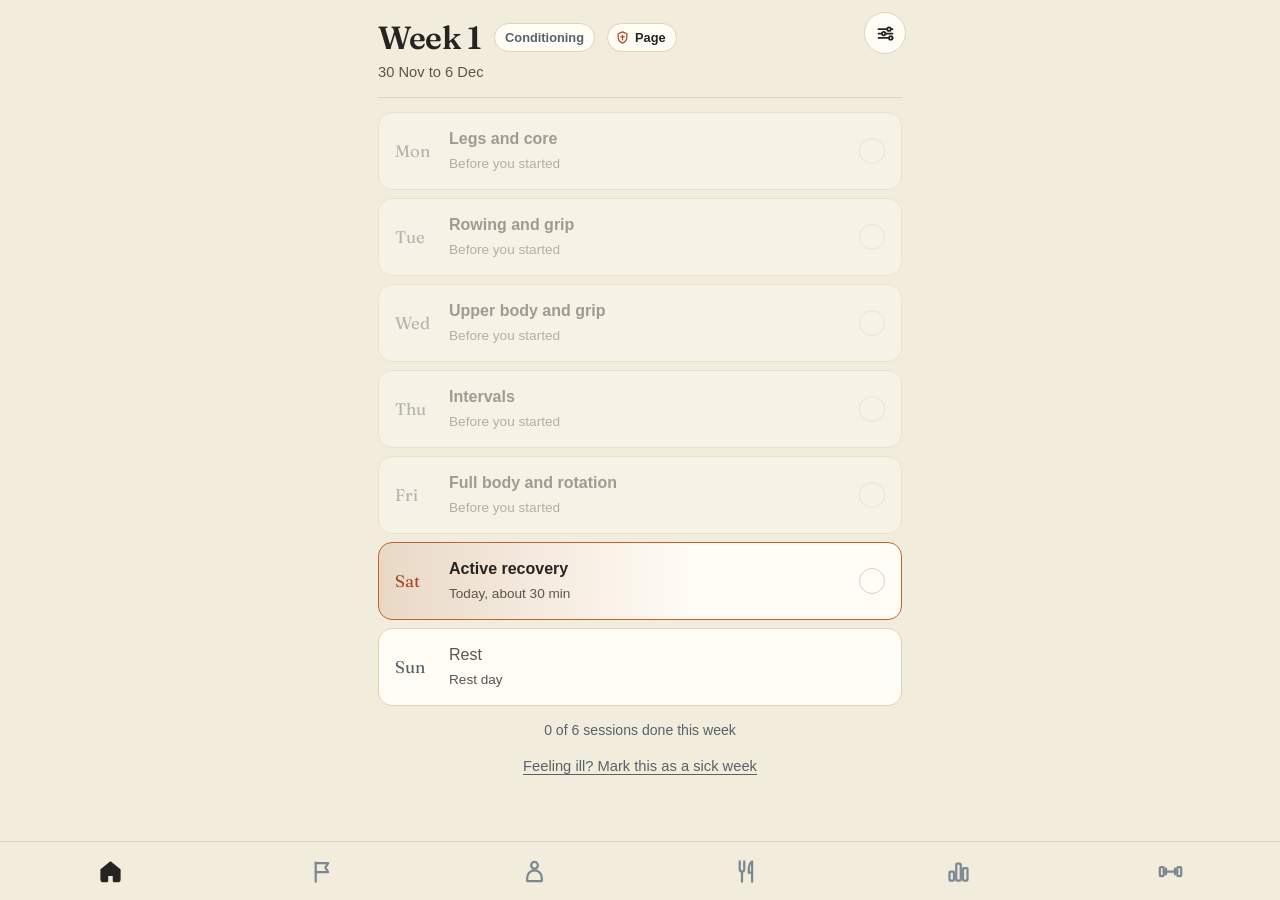
<file: index.html>
<!DOCTYPE html>
<html lang="en">
<head>
<meta charset="UTF-8">
<meta name="viewport" content="width=device-width, initial-scale=1, viewport-fit=cover">
<title>Longsword Prep</title>
<meta name="apple-mobile-web-app-capable" content="yes">
<meta name="mobile-web-app-capable" content="yes">
<meta name="apple-mobile-web-app-status-bar-style" content="black-translucent">
<meta name="apple-mobile-web-app-title" content="Longsword Prep">
<link rel="manifest" href="manifest.webmanifest">
<link rel="icon" type="image/png" sizes="192x192" href="icon-192.png">
<link rel="apple-touch-icon" href="apple-touch-icon.png">
<link rel="preconnect" href="https://fonts.googleapis.com">
<link rel="preconnect" href="https://fonts.gstatic.com" crossorigin>
<link href="https://fonts.googleapis.com/css2?family=Fraunces:opsz,wght@9..144,500;9..144,600;9..144,700&display=swap" rel="stylesheet">
<meta name="theme-color" content="#1D2124">
<script>try{var _s=JSON.parse(localStorage.getItem('lp-program-v1')||'null');var _t=_s&&_s.set&&_s.set.theme;if(_t&&_t!=='system')document.documentElement.setAttribute('data-theme',_t);if(_s&&_s.set&&_s.set.textSize)document.documentElement.setAttribute('data-size',_s.set.textSize);}catch(e){}</script>
<style>
:root{
  box-sizing:border-box;
  padding-top:env(safe-area-inset-top,0px);
  padding-bottom:env(safe-area-inset-bottom,0px);
  --bg:#1D2124;--panel:#262B2F;--panel-alt:#2E343A;--line:#3A4147;
  --steel:#8CA0AD;--steel-dim:#62707B;--ember:#C4622E;--ember-dim:#8F491F;
  --ember-glow:rgba(196,98,46,.18);--parchment:#EFE8DA;--muted:#A2A9AC;--focus:#D9A15C;
  color-scheme:dark;
}
@media (prefers-color-scheme: light){
  :root:not([data-theme="dark"]){
    --bg:#F2ECDD;--panel:#FFFCF5;--panel-alt:#EFE6D2;--line:#DED3B8;
    --steel:#56636B;--steel-dim:#7C8890;--ember:#A8481E;--ember-dim:#C4622E;
    --ember-glow:rgba(168,72,30,.12);--parchment:#262421;--muted:#5B564C;--focus:#A8481E;
    color-scheme:light;
  }
}
:root[data-theme="dark"]{
  --bg:#1D2124;--panel:#262B2F;--panel-alt:#2E343A;--line:#3A4147;
  --steel:#8CA0AD;--steel-dim:#62707B;--ember:#C4622E;--ember-dim:#8F491F;
  --ember-glow:rgba(196,98,46,.18);--parchment:#EFE8DA;--muted:#A2A9AC;--focus:#D9A15C;
  color-scheme:dark;
}
*{box-sizing:border-box}
[hidden]{display:none !important}
html{scroll-padding-top:env(safe-area-inset-top,0px)}
html,body{height:100%;margin:0}
body{background:var(--bg);color:var(--parchment);font-family:-apple-system,BlinkMacSystemFont,"Segoe UI",Roboto,Helvetica,Arial,sans-serif;font-size:16px;line-height:1.5;-webkit-font-smoothing:antialiased}
h1,h2,h3{font-family:"Fraunces",Georgia,serif;font-weight:600;letter-spacing:-.01em;margin:0}
button{font:inherit;color:inherit;cursor:pointer}
button:focus-visible,a:focus-visible{outline:2px solid var(--focus);outline-offset:2px}

.screen{max-width:560px;margin:0 auto;padding:20px 18px 120px}
.top-nav{display:flex;gap:6px;margin-bottom:16px}
.nav-item{flex:1;text-align:center;padding:9px 10px;border-radius:10px;font-size:.85rem;font-weight:600;text-decoration:none;color:var(--muted);background:var(--panel);border:1px solid var(--line)}
.nav-item.active{color:var(--parchment);background:var(--ember-glow);border-color:var(--ember-dim)}
.home-head{padding-bottom:16px;margin-bottom:16px;border-bottom:1px solid var(--line)}
.home-head h1{font-size:1.9rem;line-height:1.1}
.home-head p{margin:8px 0 0;color:var(--muted);font-size:.95rem;max-width:44ch}
.week-count{margin-top:12px;font-size:.88rem;color:var(--steel)}

.day-list{display:flex;flex-direction:column;gap:8px}
.day-card{display:flex;align-items:center;gap:14px;width:100%;text-align:left;background:var(--panel);border:1px solid var(--line);border-radius:14px;padding:14px 16px}
.day-card.today{border-color:var(--ember-dim);background:linear-gradient(90deg,var(--ember-glow),var(--panel) 60%)}
.dc-day{font-family:"Fraunces",Georgia,serif;font-size:1.05rem;width:40px;color:var(--steel);flex:0 0 auto}
.day-card.today .dc-day{color:var(--ember)}
.dc-body{flex:1 1 auto;min-width:0}
.dc-focus{font-weight:600}
.dc-meta{color:var(--muted);font-size:.85rem}
.dc-status{flex:0 0 auto;width:26px;height:26px;border-radius:50%;border:1.5px solid var(--line);display:flex;align-items:center;justify-content:center}
.dc-status.done{background:var(--ember);border-color:var(--ember)}
.dc-status svg{width:14px;height:14px}

.back-btn{background:none;border:none;color:var(--steel);padding:6px 0;margin-bottom:10px;display:inline-flex;align-items:center;gap:6px;font-size:.95rem}
.back-btn svg{width:18px;height:18px}
.pv-title{font-size:1.7rem;line-height:1.15}
.pv-meta{color:var(--muted);font-size:.9rem;margin-top:4px}
.rationale{color:var(--steel);font-size:.93rem;margin:14px 0 10px;padding-left:12px;border-left:2px solid var(--line)}
.plan-item{display:flex;align-items:center;gap:12px;padding:12px 0;border-top:1px solid var(--line)}
.plan-item:first-child{border-top:none}
.pi-body{flex:1 1 auto;min-width:0}
.pi-name{font-weight:600}
.pi-scheme{color:var(--ember);font-size:.87rem;font-variant-numeric:tabular-nums}
.pi-opt{color:var(--muted);font-size:.8rem;margin-left:6px;font-weight:400}
.how-btn{flex:0 0 auto;background:var(--panel-alt);border:1px solid var(--line);border-radius:20px;padding:6px 12px;font-size:.82rem;color:var(--parchment);display:inline-flex;align-items:center;gap:6px}
.how-btn svg{width:14px;height:14px}
.rest-msg{color:var(--muted);line-height:1.6}

.start-bar{position:fixed;left:0;right:0;bottom:0;padding:24px 18px calc(14px + env(safe-area-inset-bottom,0px));background:linear-gradient(to bottom,transparent,var(--bg) 35%)}
.start-btn{display:block;width:100%;max-width:524px;margin:0 auto;background:var(--ember);color:#fff;border:none;border-radius:14px;padding:16px;font-size:1.05rem;font-weight:600}

.player{position:fixed;inset:0;z-index:10;background:var(--bg);display:flex;flex-direction:column;padding:calc(12px + env(safe-area-inset-top,0px)) 18px calc(20px + env(safe-area-inset-bottom,0px));overflow-y:auto}
.p-top{display:flex;align-items:center;gap:12px;max-width:560px;width:100%;margin:0 auto}
.icon-btn{width:40px;height:40px;border-radius:50%;background:var(--panel);border:1px solid var(--line);display:flex;align-items:center;justify-content:center;flex:0 0 auto}
.icon-btn svg{width:18px;height:18px}
.p-count{flex:1;text-align:center;color:var(--muted);font-size:.88rem;font-variant-numeric:tabular-nums}
.p-bar{max-width:560px;width:100%;margin:12px auto 0;height:4px;background:var(--panel-alt);border-radius:2px;overflow:hidden}
.p-bar-fill{height:100%;background:var(--ember);width:0;transition:width .25s ease}
.p-main{flex:1 0 auto;display:flex;flex-direction:column;align-items:center;justify-content:center;text-align:center;max-width:520px;width:100%;margin:0 auto;padding:16px 0}
.p-phase{font-size:.9rem;color:var(--ember);font-weight:600}
.is-rest .p-phase{color:var(--steel)}
.p-name{font-size:clamp(1.6rem,7vw,2.1rem);line-height:1.15;margin-top:4px}
.p-set{color:var(--muted);font-size:.95rem;margin-top:4px;min-height:1.5em}
.ring-wrap{position:relative;width:min(64vw,260px);aspect-ratio:1/1;margin:20px 0 14px}
.ring{width:100%;height:100%;transform:rotate(-90deg)}
.ring-bg{fill:none;stroke:var(--panel-alt);stroke-width:12}
.ring-fg{fill:none;stroke:var(--ember);stroke-width:12;stroke-linecap:round;transition:stroke-dashoffset .22s linear}
.is-rest .ring-fg{stroke:var(--steel)}
.is-reps .ring-fg{stroke:var(--ember-dim);opacity:.55}
.ring-center{position:absolute;inset:0;display:flex;flex-direction:column;align-items:center;justify-content:center;padding:0 24px}
.ring-big{font-family:"Fraunces",Georgia,serif;font-size:clamp(2.8rem,13vw,3.8rem);line-height:1;font-variant-numeric:tabular-nums}
.ring-big.reps{font-size:clamp(1.5rem,7.5vw,2.1rem);line-height:1.15}
.ring-small{color:var(--muted);font-size:.9rem;margin-top:8px;font-variant-numeric:tabular-nums}
.p-cue{color:var(--steel);font-size:.93rem;max-width:36ch;margin:0 0 4px;min-height:1.5em}
.p-controls{display:flex;align-items:center;justify-content:center;gap:20px;padding-top:8px}
.ctl{width:54px;height:54px;border-radius:50%;background:var(--panel);border:1px solid var(--line);display:flex;align-items:center;justify-content:center}
.ctl svg{width:22px;height:22px}
.ctl-main{min-width:150px;height:62px;border-radius:31px;background:var(--ember);color:#fff;border:none;font-size:1.05rem;font-weight:600;padding:0 26px;display:flex;align-items:center;justify-content:center;gap:8px}
.ctl-main svg{width:20px;height:20px}
.is-rest .ctl-main{background:var(--steel);color:var(--bg)}
.p-extra{display:flex;justify-content:center;margin-top:14px;min-height:38px}
.pill{background:var(--panel);border:1px solid var(--line);border-radius:20px;padding:7px 16px;font-size:.88rem}

.overlay{position:fixed;inset:0;z-index:20;display:flex;align-items:flex-end;justify-content:center}
.backdrop{position:absolute;inset:0;background:rgba(0,0,0,.55)}
.sheet{position:relative;background:var(--panel);width:100%;max-width:560px;max-height:86%;overflow-y:auto;border-radius:18px 18px 0 0;padding:20px 20px calc(24px + env(safe-area-inset-bottom,0px));animation:up .2s ease}
@keyframes up{from{transform:translateY(30px);opacity:0}to{transform:none;opacity:1}}
@media (prefers-reduced-motion: reduce){.sheet{animation:none}.p-bar-fill,.ring-fg{transition:none}}
.sheet-head{display:flex;align-items:flex-start;gap:12px;margin-bottom:12px}
.sheet-head h2{flex:1;font-size:1.35rem}
.sheet h3{font-size:.98rem;margin:16px 0 6px;color:var(--steel)}
.sheet ol,.sheet ul{margin:0;padding-left:1.3em}
.sheet li{margin-bottom:6px;line-height:1.5}
.fig-row{display:flex;align-items:center;gap:6px;background:var(--panel-alt);border:1px solid var(--line);border-radius:14px;padding:10px 8px 8px;margin:4px 0 6px;
  --fig:var(--parchment);--fig-db:var(--ember);--fig-prop:var(--steel-dim);--fig-blade:var(--steel);--fig-ground:var(--line);--fig-bg:var(--panel-alt)}
.fig-row figure{flex:1 1 0;margin:0;text-align:center;min-width:0}
.fig-row svg{display:block;width:100%;height:auto;max-height:150px}
.fig-row figcaption{font-size:.8rem;color:var(--muted);margin-top:2px;line-height:1.35}
.fig-row .fig-step{flex:0 0 auto;color:var(--steel-dim);width:16px;height:16px;margin-bottom:22px}
.fig-row.single figure{flex:0 1 60%}
.fig-row.single{justify-content:center}
.demo-link{display:flex;align-items:center;justify-content:center;gap:8px;margin-top:20px;padding:13px;border-radius:12px;background:var(--panel-alt);border:1px solid var(--line);color:var(--parchment);text-decoration:none;font-weight:600}
.demo-link svg{width:18px;height:18px;color:var(--ember)}
.confirm-actions{display:flex;gap:10px;margin-top:18px}
.confirm-actions button{flex:1;padding:14px;border-radius:12px;font-weight:600}
.btn-quiet{background:var(--panel-alt);border:1px solid var(--line)}
.btn-danger{background:var(--ember);border:none;color:#fff}

.done-wrap{min-height:80vh;display:flex;flex-direction:column;align-items:center;justify-content:center;text-align:center}
.done-mark{width:84px;height:84px;border-radius:50%;background:var(--ember);display:flex;align-items:center;justify-content:center;margin-bottom:20px}
.done-mark svg{width:42px;height:42px}
.done-wrap h1{font-size:2rem}
.done-wrap p{color:var(--muted);max-width:34ch}
.done-wrap .start-btn{max-width:320px;margin-top:22px}

.safety{background:var(--panel);border:1px solid var(--line);border-radius:14px;padding:12px 16px;margin-bottom:14px}
.safety summary{font-weight:600;cursor:pointer;color:var(--ember)}
.safety ul{margin:10px 0 2px;padding-left:1.2em;color:var(--muted);font-size:.9rem}
.safety li{margin-bottom:6px}

.tabs{display:flex;gap:6px;margin-bottom:18px}
.tab-btn{flex:1;padding:9px 6px;border-radius:10px;font-size:.85rem;font-weight:600;color:var(--muted);background:var(--panel);border:1px solid var(--line)}
.tab-btn[aria-selected="true"]{color:var(--parchment);background:var(--ember-glow);border-color:var(--ember-dim)}
.wk-head{padding-bottom:14px;margin-bottom:14px;border-bottom:1px solid var(--line)}
.wk-top{display:flex;align-items:center;gap:12px;flex-wrap:wrap}
.wk-head h1{font-size:2rem;line-height:1.1}
.wk-dates{color:var(--muted);font-size:.92rem;margin:6px 0 0}
.phase-chip{display:inline-block;font-size:.8rem;font-weight:600;padding:4px 10px;border-radius:20px;border:1px solid var(--line);color:var(--steel);background:var(--panel)}
.phase-chip.p1,.phase-chip.p2{color:var(--ember);border-color:var(--ember-dim);background:var(--ember-glow)}
.banner{background:var(--panel);border:1px solid var(--line);border-left:3px solid var(--steel);border-radius:12px;padding:14px 16px;margin-bottom:12px}
.banner.win{border-left-color:var(--ember);background:linear-gradient(90deg,var(--ember-glow),var(--panel) 70%)}
.bn-title{font-family:"Fraunces",Georgia,serif;font-weight:600;font-size:1.1rem}
.bn-text{color:var(--muted);font-size:.92rem;margin:4px 0 10px}
.pill.ember{background:var(--ember);border-color:var(--ember);color:#fff;font-weight:600}
.day-card.st-missed{opacity:.55}
.day-card.st-pre{opacity:.4}
.day-card.st-today{border-color:var(--ember-dim);background:linear-gradient(90deg,var(--ember-glow),var(--panel) 60%)}
.day-card.st-today .dc-day{color:var(--ember)}
.day-card.is-rest .dc-focus{color:var(--muted);font-weight:500}
.sword-tag{display:inline-flex;align-items:center;gap:4px;margin-left:8px;font-size:.75rem;color:var(--ember);vertical-align:1px}
.sword-tag svg{width:12px;height:12px}
.week-count{margin-top:14px;color:var(--steel);font-size:.88rem;text-align:center}
.group-h{font-size:1.15rem;margin:18px 0 10px;color:var(--steel)}
.link-btn{background:none;border:none;color:var(--steel);text-decoration:underline;text-underline-offset:3px;padding:14px 0 4px;font-size:.92rem;display:block;margin:0 auto}
.pv-title{margin-top:2px}

.track{display:flex;flex-direction:column;gap:0;margin:4px 0 8px;padding-left:4px}
.tr-step{display:flex;gap:12px;position:relative;padding-bottom:16px}
.tr-step:not(:last-child)::before{content:"";position:absolute;left:6px;top:16px;bottom:0;width:2px;background:var(--line)}
.tr-dot{flex:0 0 auto;width:14px;height:14px;border-radius:50%;border:2px solid var(--steel-dim);background:var(--bg);margin-top:4px;position:relative;z-index:1}
.tr-step.past .tr-dot{background:var(--steel);border-color:var(--steel)}
.tr-step.now .tr-dot{background:var(--ember);border-color:var(--ember);box-shadow:0 0 0 4px var(--ember-glow)}
.tr-name{font-weight:600}
.tr-step.next .tr-name{color:var(--muted)}
.tr-desc{color:var(--muted);font-size:.88rem}
.pg-streak{color:var(--steel);font-size:.92rem;margin:0 0 14px}
.safety p{color:var(--muted);font-size:.9rem;margin:10px 0 0}

.cal{background:var(--panel);border:1px solid var(--line);border-radius:14px;padding:10px 10px 6px;margin:14px 0 10px;overflow-x:auto}
.cal-row{display:grid;grid-template-columns:28px repeat(7,1fr) 40px;align-items:center;gap:4px;padding:4px 0;min-width:300px}
.cal-row.cur{background:var(--ember-glow);border-radius:10px}
.cal-row.fut{opacity:.55}
.cal-head span{text-align:center;font-size:.75rem;color:var(--muted);font-weight:600}
.cal-w{font-size:.8rem;color:var(--steel);text-align:center;font-variant-numeric:tabular-nums;font-weight:600}
.cal-c{justify-self:center;width:26px;height:26px;border-radius:50%;display:flex;align-items:center;justify-content:center;border:1.5px solid var(--line);font-style:normal;font-size:.7rem;color:#fff}
.cal-c svg{width:13px;height:13px}
.c-done{background:var(--ember);border-color:var(--ember)}
.c-missed{border-style:dashed;border-color:var(--steel-dim);opacity:.7}
.c-today{border-color:var(--ember);border-width:2px}
.c-future{border-color:var(--line)}
.c-sword:not(.c-done){color:var(--ember)}
.c-rest,.c-pre{border:none;background:none;position:relative}
.c-rest::after,.c-pre::after{content:"";width:8px;height:2px;border-radius:1px;background:var(--steel-dim)}
.c-rest.c-done::after{display:none}
.cal-r{font-size:.78rem;text-align:right;color:var(--muted);font-variant-numeric:tabular-nums}
.cal-r.good{color:var(--ember);font-weight:600}
.cal-r.dim{opacity:.6}
.cal-mark{display:flex;align-items:center;gap:6px;font-size:.78rem;font-weight:600;color:var(--ember);padding:8px 4px 2px}
.cal-mark.p0{color:var(--steel)}
.cal-mark svg{width:13px;height:13px}
.legend{display:flex;flex-wrap:wrap;gap:12px 16px;color:var(--muted);font-size:.82rem;margin-bottom:16px}
.legend span{display:inline-flex;align-items:center;gap:6px}
.legend .cal-c{width:18px;height:18px;font-size:.6rem}
.legend .cal-c svg{width:10px}
.settings-btn{display:block;margin:0 auto}

.sheet-title{font-size:1.4rem;margin-bottom:4px}
.ci-sub{color:var(--muted);margin:0 0 14px}
.ci-q{margin-bottom:18px}
.ci-label{font-weight:600;margin-bottom:8px}
.stars{display:flex;gap:6px}
.star{width:46px;height:46px;border-radius:12px;background:var(--panel-alt);border:1px solid var(--line);display:flex;align-items:center;justify-content:center;padding:0}
.star svg{width:26px;height:26px;fill:none;stroke:var(--steel-dim);stroke-width:1.6;stroke-linejoin:round}
.star.on svg{fill:var(--ember);stroke:var(--ember)}
.ci-ends{display:flex;justify-content:space-between;color:var(--muted);font-size:.78rem;margin-top:6px;max-width:262px}
.seg{display:flex;gap:6px;flex-wrap:wrap}
.seg button{flex:1;min-width:84px;padding:11px 10px;border-radius:10px;background:var(--panel-alt);border:1px solid var(--line);font-weight:600;font-size:.9rem}
.seg button[aria-pressed="true"]{background:var(--ember-glow);border-color:var(--ember);color:var(--ember)}
#ciSave:disabled{opacity:.45;cursor:not-allowed}
.ci-score{font-family:"Fraunces",Georgia,serif;font-size:3rem;line-height:1;margin:6px 0 10px;color:var(--ember)}
.ci-score span{font-size:2rem;margin-left:4px}
.set-row{display:flex;align-items:center;gap:14px;padding:12px 0;border-bottom:1px solid var(--line)}
.set-row>div{flex:1}
.set-block{padding:14px 0;border-bottom:1px solid var(--line)}
.set-block:last-child{border-bottom:none}
.set-name{font-weight:600}
.set-desc{color:var(--muted);font-size:.86rem;margin:2px 0 10px}
.set-row .set-desc{margin-bottom:0}
.toggle{flex:0 0 auto;width:50px;height:30px;border-radius:15px;background:var(--panel-alt);border:1px solid var(--line);position:relative;padding:0}
.toggle::after{content:"";position:absolute;top:3px;left:3px;width:22px;height:22px;border-radius:50%;background:var(--steel-dim);transition:transform .15s ease}
.toggle[aria-checked="true"]{background:var(--ember);border-color:var(--ember)}
.toggle[aria-checked="true"]::after{transform:translateX(20px);background:#fff}
.btn-outline{background:none;border:1px solid var(--ember-dim);color:var(--ember);border-radius:10px;padding:11px 16px;font-weight:600}
@media (prefers-reduced-motion: reduce){.toggle::after{transition:none}}

.br-card{background:var(--panel);border:1px solid var(--line);border-radius:14px;padding:4px 16px;margin:16px 0 6px}
.br-card .set-row.last{border-bottom:none}
.br-novoice{color:var(--muted);font-size:.9rem;padding:12px 0;margin:0;border-bottom:1px solid var(--line)}
.br-list{list-style:none;margin:0;padding:0;counter-reset:br}
.br-list li{display:flex;justify-content:space-between;gap:12px;padding:10px 0;border-top:1px solid var(--line);counter-increment:br}
.br-list li:first-child{border-top:none}
.br-list li span:first-child::before{content:counter(br)". ";color:var(--steel-dim);font-variant-numeric:tabular-nums}
.br-s{color:var(--ember);font-size:.87rem;text-align:right;flex:0 0 auto;font-variant-numeric:tabular-nums}
#pVoice[aria-pressed="false"]{color:var(--steel-dim)}
.p-top .how-btn{margin-left:4px}

.time-input{margin-top:8px;background:var(--panel-alt);border:1px solid var(--line);color:var(--parchment);border-radius:10px;padding:10px 12px;font-size:1rem;font-family:inherit;width:140px}
.time-input::-webkit-calendar-picker-indicator{filter:invert(0.6)}
.equip-row{display:flex;justify-content:space-between;align-items:center;gap:12px;padding:9px 0;border-top:1px solid var(--line)}
.equip-row:first-child{border-top:none}
.equip-label{font-size:.92rem}
.toggle.sm{width:42px;height:26px;flex:0 0 auto}
.toggle.sm::after{width:18px;height:18px}
.toggle.sm[aria-checked="true"]::after{transform:translateX(16px)}

/* Preview: swap + weights */
.pi-actions{display:flex;align-items:center;gap:6px;flex:0 0 auto}
.icon-btn.sm{width:34px;height:34px}
.icon-btn.sm svg{width:16px;height:16px}
.wt-box{background:var(--panel);border:1px solid var(--line);border-radius:14px;padding:4px 16px 14px;margin:14px 0}
.wt-title{font-weight:600;padding:12px 0 4px}
.wt-row{display:flex;justify-content:space-between;align-items:center;gap:12px;padding:9px 0;border-top:1px solid var(--line)}
.wt-row:first-of-type{border-top:none}
.wt-name{font-size:.92rem}
.wt-input-wrap{display:flex;align-items:center;gap:6px;flex:0 0 auto}
.wt-input{width:64px;background:var(--panel-alt);border:1px solid var(--line);color:var(--parchment);border-radius:8px;padding:7px 8px;font-size:.95rem;font-family:inherit;text-align:right}
.wt-unit{color:var(--muted);font-size:.85rem}
.wt-hint{color:var(--ember);font-size:.8rem;padding-bottom:8px;margin-top:-4px}

/* Swap sheet */
.swap-opt{display:block;width:100%;text-align:left;padding:13px 14px;border-radius:10px;background:var(--panel-alt);border:1px solid var(--line);margin-bottom:8px;font-weight:600;color:var(--parchment)}
.swap-opt.sel{border-color:var(--ember);color:var(--ember);background:var(--ember-glow)}
.swap-note{display:block;font-weight:400;color:var(--muted);font-size:.82rem;margin-top:2px}

/* Calendar rating as an editable button */
button.cal-r{background:none;border:none;font-family:inherit;padding:0}
.cal-r.editable{cursor:pointer;text-decoration:underline;text-decoration-color:transparent;transition:text-decoration-color .12s ease}
.cal-r.editable:hover,.cal-r.editable:focus-visible{text-decoration-color:currentColor}

/* Stats tab */
.stat-grid{display:grid;grid-template-columns:1fr 1fr;gap:10px;margin-bottom:6px}
.stat-tile{background:var(--panel);border:1px solid var(--line);border-radius:14px;padding:14px}
.stat-n{font-family:"Fraunces",Georgia,serif;font-size:1.8rem;color:var(--ember)}
.stat-l{color:var(--muted);font-size:.85rem;margin-top:2px}
.wt-stat-row{display:flex;align-items:center;gap:10px;padding:10px 0;border-top:1px solid var(--line)}
.wt-stat-row:first-child{border-top:none}
.wt-stat-mode{flex:0 0 auto;font-size:.75rem;font-weight:600;color:var(--steel);background:var(--panel-alt);border:1px solid var(--line);border-radius:20px;padding:3px 9px}
.wt-stat-name{flex:1;font-size:.92rem}
.wt-stat-kg{flex:0 0 auto;font-weight:600;color:var(--ember);font-variant-numeric:tabular-nums}
.pi-wt{color:var(--steel);font-size:.82rem;margin-top:3px;line-height:1.4}
.pi-actions{display:flex;align-items:center;gap:6px;flex:0 0 auto}
.icon-btn.sm{width:34px;height:34px}
.icon-btn.sm svg{width:16px;height:16px}
.bn-actions{display:flex;gap:8px;flex-wrap:wrap}
.cal-row.sick{opacity:.6}
button.cal-r{background:none;border:none;padding:4px 2px;font:inherit;font-size:.78rem;cursor:pointer;text-decoration:underline;text-decoration-style:dotted;text-underline-offset:3px}
.kg-field{display:flex;align-items:center;gap:8px}
.kg-field .time-input{width:100px;margin-top:0}
.kg-field span{color:var(--muted)}
.gr-box{background:var(--panel);border:1px solid var(--line);border-radius:14px;padding:14px 16px;margin:12px 0 4px}
.gr-title{font-weight:600;margin-bottom:8px}
.gr-bar{height:6px;border-radius:3px;background:var(--panel-alt);overflow:hidden;margin-bottom:8px}
.gr-bar span{display:block;height:100%;background:var(--ember)}
.gr-text{color:var(--muted);font-size:.86rem;margin-bottom:10px}
.gr-list{display:flex;flex-wrap:wrap;gap:6px}
.gr-chip{font-size:.78rem;padding:4px 9px;border-radius:14px;border:1px solid var(--line);color:var(--muted)}
.gr-chip.on{border-color:var(--ember-dim);color:var(--ember);background:var(--ember-glow)}
.wt-stat-sub{display:block;color:var(--muted);font-size:.8rem;margin-top:1px}
.wt-stat-next{flex:0 0 auto;font-size:.82rem;color:var(--steel);text-align:right;max-width:40%}
.wt-stat-next.up{color:var(--ember);font-weight:600}
.wl-box{text-align:left;width:100%;max-width:420px;margin:18px auto 0;background:var(--panel);border:1px solid var(--line);border-radius:14px;padding:14px 16px}
.wl-title{font-family:"Fraunces",Georgia,serif;font-weight:600;font-size:1.1rem}
.wl-help{color:var(--muted);font-size:.84rem;margin:4px 0 8px}
.wl-row{padding:12px 0;border-top:1px solid var(--line)}
.wl-name{font-weight:600;font-size:.95rem;margin-bottom:8px}
.wl-unit{display:block;font-weight:400;color:var(--muted);font-size:.8rem}
.wl-step{display:flex;align-items:center;gap:8px;margin-bottom:8px}
.wl-pm{width:40px;height:40px;border-radius:10px;background:var(--panel-alt);border:1px solid var(--line);font-size:1.2rem;font-weight:600}
.wl-in{width:80px;text-align:center;background:var(--panel-alt);border:1px solid var(--line);color:var(--parchment);border-radius:10px;padding:9px 6px;font-size:1rem;font-family:inherit}
.wl-feel button{min-width:0;font-size:.82rem;padding:9px 6px}
.wl-box .start-btn{margin-top:12px}
.wl-saved{color:var(--muted);font-size:.9rem}
.wl-saved strong{color:var(--parchment)}
.wl-saved ul{margin:8px 0 0;padding-left:1.2em}
.wl-gym{color:var(--ember);margin:10px 0 0}
.done-wrap .wl-box .start-btn{max-width:none}
.tab-btn{font-size:.8rem;padding:9px 4px}

/* Body tab */
.tabs{gap:4px}
.tab-btn{font-size:.8rem;padding:9px 2px}
.stat-n.sm{font-size:1.35rem}
.bt-d{color:var(--steel);font-size:.75rem;margin-top:4px}
.chips{display:flex;gap:6px;overflow-x:auto;padding:12px 0 8px;scrollbar-width:none}
.chips::-webkit-scrollbar{display:none}
.chip{flex:0 0 auto;padding:7px 12px;border-radius:20px;background:var(--panel);border:1px solid var(--line);font-size:.82rem;font-weight:600;color:var(--muted)}
.chip.on{background:var(--ember-glow);border-color:var(--ember);color:var(--ember)}
.chart-card{background:var(--panel);border:1px solid var(--line);border-radius:14px;padding:12px 12px 10px;margin-bottom:12px}
.chart{display:block;width:100%;height:auto}
.ch-grid{stroke:var(--line);stroke-width:1}
.ch-ax{fill:var(--muted);font-size:9.5px;font-family:inherit}
.ch-line{fill:none;stroke:var(--ember);stroke-width:2.5;stroke-linejoin:round;stroke-linecap:round}
.ch-area{fill:var(--ember-glow)}
.ch-dot{fill:var(--ember);stroke:var(--panel);stroke-width:1.5}
.ch-note{color:var(--steel);font-size:.88rem;font-weight:600;margin-top:4px}
.ch-caveat{color:var(--muted);font-size:.82rem;margin:8px 0 0;line-height:1.45}
.chart-empty{color:var(--muted);font-size:.9rem;margin:10px 0;text-align:center}
.start-btn.inline{margin:4px 0 6px}
.bd-row{display:flex;align-items:center;gap:10px;width:100%;text-align:left;background:var(--panel);border:1px solid var(--line);border-radius:12px;padding:11px 14px;margin-bottom:6px}
.bd-w{flex:0 0 auto;font-weight:600;font-size:.9rem;min-width:58px}
.bd-sum{flex:1;color:var(--muted);font-size:.85rem;min-width:0}
.bd-edit{flex:0 0 auto;color:var(--steel);font-size:.8rem}
.set-block.last{border-bottom:none}
.bs-in{display:inline-flex;align-items:center;gap:5px;flex:0 0 auto}
.bs-in input{width:66px;background:var(--panel-alt);border:1px solid var(--line);color:var(--parchment);border-radius:8px;padding:8px;font-size:.95rem;font-family:inherit;text-align:right}
.bs-in span{color:var(--muted);font-size:.85rem}
.bs-row{display:flex;justify-content:space-between;align-items:center;gap:12px;padding:10px 0;border-top:1px solid var(--line)}
.bs-row:first-child{border-top:none}
.bs-name{font-weight:600;font-size:.92rem}
.bs-tip{display:block;font-weight:400;color:var(--muted);font-size:.78rem;margin-top:2px;line-height:1.35}
#bsFields{margin-bottom:14px}

/* Icon-only bottom navigation */
.navbar{position:fixed;left:0;right:0;bottom:0;z-index:5;display:flex;justify-content:space-around;align-items:stretch;
  background:var(--bg);border-top:1px solid var(--line);padding:0 4px env(safe-area-inset-bottom,0px)}
@supports (backdrop-filter:blur(8px)){.navbar{background:color-mix(in srgb,var(--bg) 88%,transparent);backdrop-filter:blur(10px);-webkit-backdrop-filter:blur(10px)}}
.navbar .tab-btn{flex:1;max-width:110px;height:58px;padding:0;margin:0;border:none;border-radius:0;background:none;color:var(--steel-dim);
  display:flex;align-items:center;justify-content:center;position:relative;font-size:0}
.navbar .tab-btn svg{width:27px;height:27px;transition:transform .15s ease}
.navbar .tab-btn[aria-selected="true"]{color:var(--parchment);background:none;border:none}
.navbar .tab-btn[aria-selected="true"] .f{fill:currentColor}
.navbar .tab-btn:active svg{transform:scale(.9)}
.navbar .tab-btn:focus-visible{outline:2px solid var(--focus);outline-offset:-6px;border-radius:12px}
.nav-dot{position:absolute;top:13px;left:calc(50% + 7px);width:9px;height:9px;border-radius:50%;background:var(--ember);box-shadow:0 0 0 2px var(--bg)}
#home.screen{padding-bottom:calc(96px + env(safe-area-inset-bottom,0px))}
@media (prefers-reduced-motion: reduce){.navbar .tab-btn svg{transition:none}}

/* Food tab */
.navbar .tab-btn{max-width:90px}
.fb{margin-bottom:14px}.fb:last-child{margin-bottom:2px}
.fb-top{display:flex;justify-content:space-between;align-items:baseline;gap:8px}
.fb-l{font-weight:600}
.fb-v{color:var(--muted);font-size:.9rem;font-variant-numeric:tabular-nums}
.fb-v strong{color:var(--parchment);font-size:1.05rem}
.fb-track{height:10px;border-radius:5px;background:var(--panel-alt);overflow:hidden;margin-top:6px}
.fb-track span{display:block;height:100%;background:var(--ember);border-radius:5px;transition:width .25s ease}
.fb-track span.done{background:var(--steel)}
.fb-left{color:var(--steel);font-size:.8rem;margin-top:4px}
.fd-hint{color:var(--muted);font-size:.85rem;margin:0 0 10px}
.fd-head{display:flex;justify-content:space-between;align-items:center}
.fd-head .group-h{margin-bottom:6px}
.link-btn.inline{display:inline;margin:0;padding:18px 0 6px}
.food-grid{display:grid;grid-template-columns:1fr 1fr;gap:8px}
.food-btn{position:relative;text-align:left;background:var(--panel);border:1px solid var(--line);border-radius:12px;padding:10px 30px 10px 12px;min-height:64px}
.food-btn:active{transform:scale(.97)}
.food-btn.editing{border-style:dashed}
.food-n{display:block;font-weight:600;font-size:.88rem;line-height:1.25}
.food-m{display:block;color:var(--muted);font-size:.75rem;margin-top:3px}
.food-plus{position:absolute;right:10px;top:50%;transform:translateY(-50%);color:var(--ember);font-size:1.3rem;font-weight:600}
.food-edit{position:absolute;right:8px;top:8px;color:var(--steel);font-size:.72rem}
.fd-actions{display:flex;gap:8px;margin:10px 0 4px;flex-wrap:wrap}
.flash{position:fixed;left:50%;bottom:calc(76px + env(safe-area-inset-bottom,0px));transform:translateX(-50%);background:var(--ember);color:#fff;font-weight:600;font-size:.88rem;padding:9px 16px;border-radius:20px;z-index:8;box-shadow:0 4px 14px rgba(0,0,0,.25);max-width:88vw;white-space:nowrap;overflow:hidden;text-overflow:ellipsis}
.log-row{display:flex;align-items:center;gap:10px;padding:9px 0;border-top:1px solid var(--line)}
.log-row:first-child{border-top:none}
.log-t{flex:0 0 auto;color:var(--steel-dim);font-size:.8rem;font-variant-numeric:tabular-nums;width:40px}
.log-n{flex:1;font-size:.92rem;min-width:0}
.log-m{display:block;color:var(--muted);font-size:.78rem}
.wk-bar{fill:var(--steel-dim)}.wk-bar.hit{fill:var(--ember)}
.wk-target{stroke:var(--parchment);stroke-width:1.2;stroke-dasharray:4 4;opacity:.55}
.tg-card{padding-top:12px}
.tg-big{font-size:.95rem;color:var(--muted)}
.tg-big span{font-family:"Fraunces",Georgia,serif;font-size:1.9rem;color:var(--ember);font-weight:600}
.tg-big.sm span{font-size:1.4rem}
.tg-break{color:var(--muted);font-size:.82rem;margin:6px 0 4px;line-height:1.45}
.idea-h{font-size:1rem;color:var(--steel);margin:16px 0 8px}
.idea{display:flex;gap:12px;align-items:flex-start;padding:10px 0;border-top:1px solid var(--line)}
.idea-b{flex:1}
.idea-n{font-weight:600;font-size:.92rem}
.idea-m{color:var(--ember);font-size:.8rem;margin-top:1px}
.idea-note{color:var(--muted);font-size:.82rem;margin-top:3px;line-height:1.4}
.pill.sm{padding:6px 12px;font-size:.8rem;flex:0 0 auto}
.pill:disabled{opacity:.5}
.tips{margin:0;padding-left:1.2em;color:var(--muted);font-size:.9rem}
.tips li{margin-bottom:7px;line-height:1.45}
.fs-text{flex:1;min-width:0;max-width:210px;background:var(--panel-alt);border:1px solid var(--line);color:var(--parchment);border-radius:8px;padding:9px 10px;font-size:.95rem;font-family:inherit}
.fs-check{display:flex;align-items:center;gap:10px;padding:14px 0 6px;font-size:.92rem}
.fs-check input{width:20px;height:20px;accent-color:var(--ember)}
.fs-err{color:var(--ember);font-size:.88rem;margin:6px 0 0}
#foodSheet .start-btn{margin-top:14px}

/* My week meal plan */
.plan-days{padding-top:0}
.meal{padding:12px 0;border-top:1px solid var(--line)}
.meal-top{display:flex;justify-content:space-between;align-items:baseline;gap:8px;margin-bottom:6px}
.meal-n{font-weight:600}
.meal-t{color:var(--ember);font-size:.82rem;font-variant-numeric:tabular-nums}
.meal-item{display:flex;justify-content:space-between;align-items:center;gap:10px;padding:4px 0;font-size:.9rem}
.meal-item.unknown{color:var(--muted);font-size:.85rem;font-style:italic}
.mi-k{flex:0 0 auto;color:var(--muted);font-size:.8rem;font-variant-numeric:tabular-nums}
.mi-opts{display:flex;flex-wrap:wrap;gap:5px}
.mi-opt{padding:5px 10px;border-radius:14px;background:var(--panel-alt);border:1px solid var(--line);font-size:.8rem;color:var(--muted)}
.mi-opt.on{border-color:var(--ember);color:var(--parchment);background:var(--ember-glow)}
.meal-log,.meal-quick{margin-top:8px}
.plan-sum{border-top:1px solid var(--line);padding-top:12px;margin-top:2px}
.ps-main{font-size:.95rem}
.ps-main strong{color:var(--ember)}
.ps-gap{color:var(--muted);font-size:.88rem;margin-top:6px}
.ps-gap strong{color:var(--parchment)}
.ps-gap.ok{color:var(--steel)}
.ps-fix{color:var(--steel);font-size:.88rem;margin-top:6px}
.plan-week{border-top:1px solid var(--line);margin-top:12px;padding-top:12px}
.pw-title{font-weight:600;font-size:.9rem;margin-bottom:6px}
.wk-bar.unk{opacity:.45}
.meal-t.muted{color:var(--muted)}

/* Deload */
.banner.deload{border-left-color:var(--steel);background:linear-gradient(90deg,rgba(140,160,173,.14),var(--panel) 70%)}
.cal-mark.dl{color:var(--steel);font-weight:600}

/* Ranks and achievements */
.rank-chip{display:inline-flex;align-items:center;gap:5px;font-size:.8rem;font-weight:600;padding:4px 10px 4px 7px;border-radius:20px;border:1px solid var(--line);background:var(--panel);color:var(--parchment)}
.rank-chip svg{width:15px;height:15px;color:var(--ember)}
.rank-card{padding:16px}
.rk-top{display:flex;gap:12px;align-items:center}
.rk-ic{flex:0 0 auto;width:46px;height:46px;border-radius:12px;background:var(--ember-glow);border:1px solid var(--ember-dim);display:flex;align-items:center;justify-content:center;color:var(--ember)}
.rk-ic svg{width:26px;height:26px}
.rk-name{font-family:"Fraunces",Georgia,serif;font-size:1.45rem;font-weight:600;line-height:1.1}
.rk-line{color:var(--muted);font-size:.85rem;margin-top:2px}
.rk-track{margin-top:14px}
.rk-next{color:var(--steel);font-size:.85rem;margin-top:6px;font-variant-numeric:tabular-nums}
.rk-how{margin-top:10px}
.rk-how summary{color:var(--steel);font-size:.85rem;cursor:pointer}
.rk-how ul{margin:8px 0 0;padding-left:1.2em;color:var(--muted);font-size:.85rem}
.rk-how li{margin-bottom:4px}
.rk-ladder{display:flex;flex-direction:column;gap:3px;margin-top:10px;font-size:.84rem;color:var(--muted)}
.rk-ladder span{display:flex;justify-content:space-between}
.rk-ladder span.on{color:var(--parchment);font-weight:600}
.rk-ladder em{font-style:normal;font-variant-numeric:tabular-nums;color:var(--steel-dim)}
.ach-count{color:var(--muted);font-size:.85rem;padding-top:12px}
.ach-grid{display:grid;grid-template-columns:1fr 1fr;gap:8px;margin-bottom:6px}
.ach{background:var(--panel);border:1px solid var(--line);border-radius:12px;padding:10px 12px;opacity:.5}
.ach.on{opacity:1;border-color:var(--ember-dim)}
.ach-ic{display:inline-block;width:18px;height:18px;vertical-align:-3px;margin-right:4px}
.ach-ic svg{width:18px;height:18px;fill:none;stroke:var(--steel-dim);stroke-width:1.6;stroke-linejoin:round}
.ach.on .ach-ic svg{fill:var(--ember);stroke:var(--ember)}
.ach-n{font-weight:600;font-size:.88rem}
.ach-d{display:block;color:var(--muted);font-size:.76rem;margin-top:3px;line-height:1.35}
.ach-toast{position:fixed;left:50%;top:calc(14px + env(safe-area-inset-top,0px));transform:translateX(-50%);z-index:30;display:flex;gap:10px;align-items:center;background:var(--panel);border:1px solid var(--ember-dim);border-radius:14px;padding:10px 14px;box-shadow:0 8px 24px rgba(0,0,0,.3);width:max-content;max-width:92vw;animation:drop .25s ease}
@keyframes drop{from{transform:translate(-50%,-12px);opacity:0}to{transform:translate(-50%,0);opacity:1}}
@media (prefers-reduced-motion: reduce){.ach-toast{animation:none}}
.at-ic{flex:0 0 auto;color:var(--ember)}
.at-ic svg{width:24px;height:24px;fill:var(--ember);stroke:var(--ember)}
.at-b{display:flex;flex-direction:column}
.at-t{font-weight:600;font-size:.9rem}
.at-d{color:var(--muted);font-size:.8rem}

/* Photos */
.ph-grid{display:grid;grid-template-columns:repeat(3,1fr);gap:6px;margin:10px 0}
.ph-thumb{position:relative;padding:0;border:1px solid var(--line);border-radius:10px;overflow:hidden;background:var(--panel);aspect-ratio:3/4}
.ph-thumb img{width:100%;height:100%;object-fit:cover;display:block}
.ph-thumb span{position:absolute;left:0;right:0;bottom:0;padding:4px 6px;font-size:.72rem;font-weight:600;color:#fff;background:linear-gradient(transparent,rgba(0,0,0,.65))}
.ph-sels{display:flex;gap:12px;margin:6px 0 10px;flex-wrap:wrap}
.ph-sels label{display:flex;align-items:center;gap:6px;font-size:.88rem;color:var(--muted)}
.ph-sels select{background:var(--panel-alt);border:1px solid var(--line);color:var(--parchment);border-radius:8px;padding:6px 8px;font-family:inherit;font-size:.9rem}
.ph-side{display:grid;grid-template-columns:1fr 1fr;gap:8px}
.ph-side figure{margin:0}
.ph-side img{width:100%;aspect-ratio:3/4;object-fit:cover;border-radius:10px;display:block;background:var(--panel-alt)}
.ph-side figcaption{text-align:center;font-size:.8rem;color:var(--muted);margin-top:4px}
#phAiRow{margin-top:12px}
#phAiRow .pill{margin-right:6px}
.ph-priv{color:var(--muted);font-size:.78rem;margin:8px 0 0}
.ph-ai{margin-top:12px;padding:12px 14px;background:var(--panel-alt);border-radius:12px;font-size:.92rem;line-height:1.55;white-space:pre-wrap}
.pvw-img{display:block;width:100%;max-height:62vh;object-fit:contain;border-radius:12px;background:var(--panel-alt)}

/* ---------- Themes ---------- */
:root[data-theme="light"]{--bg:#F2ECDD;--panel:#FFFCF5;--panel-alt:#EFE6D2;--line:#DED3B8;--steel:#56636B;--steel-dim:#7C8890;--ember:#A8481E;--ember-dim:#C4622E;--ember-glow:rgba(168,72,30,.12);--parchment:#262421;--muted:#5B564C;--focus:#A8481E;color-scheme:light}
:root[data-theme="midnight"]{--bg:#10151F;--panel:#182030;--panel-alt:#1F2A3D;--line:#2A3750;--steel:#8FA8C8;--steel-dim:#5E7394;--ember:#5B9BE6;--ember-dim:#3C6DAA;--ember-glow:rgba(91,155,230,.18);--parchment:#E6ECF5;--muted:#9AA6B8;--focus:#8CC2FF;color-scheme:dark}
:root[data-theme="crimson"]{--bg:#1C1415;--panel:#261A1C;--panel-alt:#2F2124;--line:#43302F;--steel:#B5A09C;--steel-dim:#7D6865;--ember:#D0413F;--ember-dim:#962D2C;--ember-glow:rgba(208,65,63,.18);--parchment:#F2E6E3;--muted:#B2A3A0;--focus:#F08A6E;color-scheme:dark}
:root[data-theme="forest"]{--bg:#141A16;--panel:#1C241F;--panel-alt:#232E27;--line:#2F3D34;--steel:#9DB3A3;--steel-dim:#66796B;--ember:#7DB35E;--ember-dim:#507A3B;--ember-glow:rgba(125,179,94,.18);--parchment:#EAF0E6;--muted:#A3AE9F;--focus:#B5D98F;color-scheme:dark}
html[data-size="large"]{font-size:112.5%}
html[data-size="large"] body{font-size:18px}

/* ---------- Settings button and drawer ---------- */
.gear-btn{position:fixed;top:calc(12px + env(safe-area-inset-top,0px));right:max(14px,calc((100vw - 560px)/2 + 14px));z-index:4;width:42px;height:42px;border-radius:50%;background:var(--panel);border:1px solid var(--line);color:var(--parchment);display:flex;align-items:center;justify-content:center}
.gear-btn svg{width:21px;height:21px}
#home .wk-head{padding-right:52px}
.drawer-wrap{position:fixed;inset:0;z-index:25}
.drawer-wrap .backdrop{opacity:0;transition:opacity .22s ease}
.drawer-wrap.open .backdrop{opacity:1}
.drawer{position:absolute;top:0;right:0;bottom:0;width:min(88vw,400px);background:var(--bg);border-left:1px solid var(--line);display:flex;flex-direction:column;transform:translateX(100%);transition:transform .22s ease;box-shadow:-10px 0 30px rgba(0,0,0,.25);padding-top:env(safe-area-inset-top,0px)}
.drawer-wrap.open .drawer{transform:translateX(0)}
@media (prefers-reduced-motion: reduce){.drawer,.drawer-wrap .backdrop{transition:none}}
.drawer-head{display:flex;align-items:center;justify-content:space-between;padding:14px 18px 10px;border-bottom:1px solid var(--line)}
.drawer-head h2{font-size:1.45rem}
.drawer-body{flex:1;overflow-y:auto;padding:0 18px calc(28px + env(safe-area-inset-bottom,0px));-webkit-overflow-scrolling:touch}
.set-sec{font-family:"Fraunces",Georgia,serif;font-size:1.05rem;color:var(--ember);margin:22px 0 2px}
.drawer .set-block,.drawer .set-row{border-bottom:1px solid var(--line)}
.btn-row{display:flex;gap:8px;flex-wrap:wrap;align-items:center}
.set-msg{color:var(--steel);font-size:.85rem;margin:10px 0 0}
.set-msg.bad{color:var(--ember)}
.set-block.danger .set-name{color:var(--ember)}
.wipe-lbl{display:block;font-size:.82rem;color:var(--muted);margin-bottom:6px}
.btn-danger-solid{background:var(--ember);color:#fff;border:none;border-radius:10px;padding:10px 16px;font-weight:600}
.btn-danger-solid:disabled{opacity:.35}
#wipeIn{max-width:130px;text-transform:uppercase}
.about{color:var(--muted);font-size:.85rem;line-height:1.5;margin:8px 0 0}
.themes{display:grid;grid-template-columns:1fr 1fr;gap:8px}
.themes button{display:flex;align-items:center;gap:8px;padding:9px 10px;border-radius:10px;background:var(--panel);border:1px solid var(--line);font-size:.85rem;font-weight:600;text-align:left}
.themes button[aria-pressed="true"]{border-color:var(--ember);background:var(--ember-glow)}
.sw{flex:0 0 auto;width:22px;height:22px;border-radius:50%;border:1px solid rgba(128,128,128,.4)}
.sw-dark{background:linear-gradient(135deg,#1D2124 50%,#C4622E 50%)}
.sw-light{background:linear-gradient(135deg,#F2ECDD 50%,#A8481E 50%)}
.sw-midnight{background:linear-gradient(135deg,#10151F 50%,#5B9BE6 50%)}
.sw-crimson{background:linear-gradient(135deg,#1C1415 50%,#D0413F 50%)}
.sw-forest{background:linear-gradient(135deg,#141A16 50%,#7DB35E 50%)}
.sw-system{background:linear-gradient(90deg,#1D2124 50%,#F2ECDD 50%)}
.phase-chip.p3{color:var(--ember);border-color:var(--ember-dim);background:var(--ember-glow)}
.p-cue.call{font-family:"Fraunces",Georgia,serif;font-size:clamp(1.6rem,7vw,2.2rem);font-weight:700;color:var(--ember);animation:callpop .3s ease}
@keyframes callpop{from{transform:scale(.8);opacity:.3}to{transform:scale(1);opacity:1}}
@media (prefers-reduced-motion: reduce){.p-cue.call{animation:none}}

/* Collapsible achievements */
.ach-wrap{background:var(--panel);border:1px solid var(--line);border-radius:14px;margin:14px 0 6px}
.ach-wrap summary{display:flex;flex-wrap:wrap;align-items:center;gap:4px 10px;padding:14px 16px;cursor:pointer;list-style:none}
.ach-wrap summary::-webkit-details-marker{display:none}
.ach-sum-t{font-family:"Fraunces",Georgia,serif;font-weight:600;font-size:1.1rem;flex:1}
.ach-wrap .ach-count{padding:0;color:var(--ember);font-weight:600}
.ach-chev{width:18px;height:18px;color:var(--steel);transition:transform .15s ease}
.ach-wrap[open] .ach-chev{transform:rotate(180deg)}
.ach-latest{flex-basis:100%;color:var(--muted);font-size:.84rem;line-height:1.4}
.ach-wrap .ach-grid{padding:0 12px 12px}
@media (prefers-reduced-motion: reduce){.ach-chev{transition:none}}

/* How-to demo links first */
.demo-links{display:flex;flex-direction:column;gap:8px;margin:2px 0 12px}
.demo-links .demo-link{margin-top:0}
.demo-link.alt{background:none;border-style:dashed;font-weight:600}
.demo-link.alt svg{color:var(--steel)}
.fig-note{color:var(--muted);font-size:.8rem;margin:6px 0 0;text-align:center}

/* Week-by-week photo gallery */
.gal{display:flex;flex-direction:column;gap:8px}
.gal-wk{background:var(--panel);border:1px solid var(--line);border-radius:12px}
.gal-wk summary{display:flex;align-items:center;gap:10px;padding:12px 14px;cursor:pointer;list-style:none}
.gal-wk summary::-webkit-details-marker{display:none}
.gal-w{font-weight:600;flex:0 0 auto}
.gal-meta{flex:1;min-width:0;color:var(--muted);font-size:.82rem;white-space:nowrap;overflow:hidden;text-overflow:ellipsis}
.gal-d{flex:0 0 auto;color:var(--steel-dim);font-size:.8rem}
.gal-wk[open] .ach-chev{transform:rotate(180deg)}
.gal-grid{display:grid;grid-template-columns:repeat(3,1fr);gap:6px;padding:0 10px 10px}
.gal-item{padding:0;border:1px solid var(--line);border-radius:10px;overflow:hidden;background:var(--panel-alt);text-align:left;display:flex;flex-direction:column}
.gal-item img{width:100%;aspect-ratio:3/4;object-fit:cover;display:block}
.gal-pose{font-size:.78rem;font-weight:600;padding:5px 7px 0}
.gal-when{font-size:.68rem;color:var(--muted);padding:1px 7px 6px;line-height:1.3}
.pvw-when{color:var(--muted);font-size:.85rem;margin:-4px 0 10px}
</style>
</head>
<body>
<main id="home" class="screen">
  <button class="gear-btn" id="openSettings" aria-label="Settings" title="Settings"><svg viewBox="0 0 24 24" fill="none" stroke="currentColor" stroke-width="2" stroke-linecap="round" aria-hidden="true"><path d="M4 7h10M18 7h2M4 12h4M12 12h8M4 17h12M20 17h0"/><circle cx="16" cy="7" r="2"/><circle cx="10" cy="12" r="2"/><circle cx="18" cy="17" r="2"/></svg></button>
  <nav class="navbar" role="tablist" aria-label="Sections">
    <button class="tab-btn" role="tab" data-tab="week" aria-label="This week" title="This week">
      <svg viewBox="0 0 24 24" fill="none" stroke="currentColor" stroke-width="2" stroke-linecap="round" stroke-linejoin="round" aria-hidden="true"><path class="f" d="M4 10.5L12 4l8 6.5V19a1.5 1.5 0 0 1-1.5 1.5H15v-5.5h-6v5.5H5.5A1.5 1.5 0 0 1 4 19z"/></svg>
      <span class="nav-dot" id="dotWeek" hidden></span>
    </button>
    <button class="tab-btn" role="tab" data-tab="progress" aria-label="Progress" title="Progress">
      <svg viewBox="0 0 24 24" fill="none" stroke="currentColor" stroke-width="2" stroke-linecap="round" stroke-linejoin="round" aria-hidden="true"><path d="M6 21V4"/><path class="f" d="M6 4.5h11l-2.5 4 2.5 4H6"/></svg>
    </button>
    <button class="tab-btn" role="tab" data-tab="body" aria-label="Body" title="Body">
      <svg viewBox="0 0 24 24" fill="none" stroke="currentColor" stroke-width="2" stroke-linecap="round" stroke-linejoin="round" aria-hidden="true"><circle class="f" cx="12" cy="6.5" r="3"/><path class="f" d="M5.5 20.5v-3a6.5 6.5 0 0 1 13 0v3z"/></svg>
      <span class="nav-dot" id="dotBody" hidden></span>
    </button>
    <button class="tab-btn" role="tab" data-tab="food" aria-label="Food" title="Food">
      <svg viewBox="0 0 24 24" fill="none" stroke="currentColor" stroke-width="2" stroke-linecap="round" stroke-linejoin="round" aria-hidden="true"><path d="M6 3v7a2 2 0 0 0 2 2h0a2 2 0 0 0 2-2V3M8 12v9"/><path class="f" d="M17 21V3c-2.2 1.4-3 4.2-3 7.5V13h3"/></svg>
    </button>
    <button class="tab-btn" role="tab" data-tab="stats" aria-label="Stats" title="Stats">
      <svg viewBox="0 0 24 24" fill="none" stroke="currentColor" stroke-width="2" stroke-linecap="round" stroke-linejoin="round" aria-hidden="true"><rect class="f" x="4" y="12" width="4" height="8" rx="1"/><rect class="f" x="10" y="5" width="4" height="15" rx="1"/><rect class="f" x="16" y="9" width="4" height="11" rx="1"/></svg>
    </button>
    <button class="tab-btn" role="tab" data-tab="all" aria-label="All sessions" title="All sessions">
      <svg viewBox="0 0 24 24" fill="none" stroke="currentColor" stroke-width="2" stroke-linecap="round" stroke-linejoin="round" aria-hidden="true"><rect class="f" x="2.5" y="8" width="3.5" height="8" rx="1"/><rect class="f" x="18" y="8" width="3.5" height="8" rx="1"/><path d="M6 12h12"/><path d="M8 9.5v5M16 9.5v5"/></svg>
    </button>
  </nav>

  <section id="tab-week">
    <div class="wk-head">
      <div class="wk-top"><h1 id="wkTitle">Week 1</h1><span id="wkPhase"></span><span id="wkRank"></span></div>
      <div class="wk-dates" id="wkDates"></div>
    </div>
    <div id="wkBanners"></div>
    <div class="day-list" id="dayList"></div>
    <div class="week-count" id="weekCount"></div>
    <button class="link-btn" id="wkSick">Feeling ill? Mark this as a sick week</button>
  </section>

  <section id="tab-progress" hidden>
    <div class="wk-head">
      <h1>Progress</h1>
      <div class="wk-dates" id="pgSub"></div>
    </div>
    <div class="track" id="pgTrack"></div>
    <p class="pg-streak" id="pgStreak"></p>
    <details class="safety">
      <summary>How moving up works</summary>
      <p>At the end of each week, you rate how the sessions felt and how your body is coping. Your score is the average of those two ratings.</p>
      <p>Two weeks in a row at 4.5 stars or more moves you up a phase, as long as you did at least 5 of the week's sessions and had no sharp or joint pain.</p>
      <p>Swords can come in from week 5 at the earliest, and phase 2 needs at least 3 weeks of phase 1 first. You can also change phase yourself in Settings.</p>
    </details>
    <div class="cal" id="pgCal" aria-label="Training calendar"></div>
    <div class="legend">
      <span><i class="cal-c c-done">✓</i>Done</span>
      <span><i class="cal-c c-missed"></i>Missed</span>
      <span><i class="cal-c c-future c-sword"></i>Sword day</span>
      <span><i class="cal-c c-rest"></i>Rest</span>
    </div>
  </section>

  <section id="tab-all" hidden>
    <div class="wk-head">
      <h1>All sessions</h1>
      <p class="wk-dates">Run any session whenever you like. If it's the one planned for today, it ticks today off.</p>
    </div>
    <h2 class="group-h">Conditioning</h2>
    <div class="day-list" id="allCond"></div>
    <h2 class="group-h">Sword training</h2>
    <details class="safety">
      <summary>Before you pick up a sword</summary>
      <ul>
        <li>Train outside or somewhere with clear space of two sword lengths all round, and nothing overhead.</li>
        <li>Check your sword before each session for cracks, a loose pommel, or a wobbly crossguard.</li>
        <li>Use a synthetic or wooden sword on the dummy. Save steel for cutting in the air.</li>
        <li>Stop if your wrists, elbows or shoulders start to hurt. Soreness the next day is fine, sharp pain isn't.</li>
        <li>Written for a right-hander. If you're left-handed, mirror everything.</li>
      </ul>
    </details>
    <div class="day-list" id="allSword"></div>
  </section>

  <section id="tab-body" hidden>
    <div class="wk-head">
      <h1>Body</h1>
      <div class="wk-dates">Your measurements, week by week.</div>
    </div>
    <div class="banner" id="bdDue" hidden>
      <div class="bn-title">Weekly weigh-in</div>
      <div class="bn-text">Weigh and measure yourself at the same time of day each week, ideally first thing in the morning before eating.</div>
      <button class="pill ember" id="bdDueBtn">Log measurements</button>
    </div>
    <div class="stat-grid" id="bdTiles"></div>
    <div class="chips" id="bdChips"></div>
    <div class="chart-card" id="bdChart"></div>
    <button class="start-btn inline" id="bdLog">Log this week's measurements</button>
    <h2 class="group-h">History</h2>
    <div id="bdHist"></div>
    <h2 class="group-h">Progress photos</h2>
    <div class="chips" id="phPose"><button class="chip on" data-p="front">Front</button><button class="chip" data-p="side">Side</button><button class="chip" data-p="back">Back</button></div>
    <div id="phBox">
      <button class="start-btn inline" id="phAdd">Add a front photo for this week</button>
      <input type="file" id="phFile" accept="image/*" hidden>
      <div class="chart-card" id="phCompare" hidden>
        <div class="pw-title">Compare</div>
        <div class="ph-sels"><label>From <select id="phFromSel"></select></label><label>To <select id="phToSel"></select></label></div>
        <div class="ph-side" id="phSide"></div>
      </div>
      <h3 class="idea-h">Gallery</h3>
      <div id="phGrid"></div>
      <details class="safety">
        <summary>Taking photos you can compare</summary>
        <ul>
          <li>Same spot, same light, same time of day. Morning before eating works best.</li>
          <li>Phone propped at chest height, a couple of metres away, or use a mirror in the same place each time.</li>
          <li>Same clothes, or shirtless, and a relaxed pose. You can add a flexed one too.</li>
          <li>Every 2 to 4 weeks is plenty. Weekly changes are too small to see.</li>
          <li>Photos stay on this phone only. Deleting the app's data or clearing the browser removes them.</li>
        </ul>
      </details>
    </div>
    <h2 class="group-h">Your details</h2>
    <div class="br-card">
      <div class="set-row"><div><div class="set-name">Height</div><div class="set-desc">Needed for BMI and body fat.</div></div>
        <span class="bs-in"><input type="number" inputmode="decimal" id="bdHeight" min="0" step="0.5"><span id="bdHeightUnit">cm</span></span></div>
      <div class="set-row"><div><div class="set-name">Age</div></div><span class="bs-in"><input type="number" inputmode="numeric" id="bdAge" min="0"><span>yrs</span></span></div>
      <div class="set-block last"><div class="set-name">Sex</div><div class="set-desc">Only used for the body fat formula, which differs between men and women.</div>
        <div class="seg" id="bdSex"><button data-s="m">Male</button><button data-s="f">Female</button></div></div>
    </div>
    <details class="safety">
      <summary>Measuring tips</summary>
      <ul>
        <li>Same time of day every week, ideally first thing in the morning before eating.</li>
        <li>Use a soft tape measure, snug against the skin but not squashing it.</li>
        <li>Measure the same side of your body every time.</li>
        <li>Weight bounces around by a kilo or two day to day with water and food, so look at the trend over several weeks, not one reading.</li>
      </ul>
    </details>
  </section>

  <section id="tab-food" hidden>
    <div class="wk-head">
      <h1>Food</h1>
      <div class="wk-dates" id="fdDate">Today</div>
    </div>
    <div id="fdNote"></div>
    <div class="chart-card" id="fdToday"></div>
    <p class="fd-hint" id="fdNoTargets" hidden>Your targets will show here once your weight, height and age are in the Body tab.</p>
    <h2 class="group-h">My week</h2>
    <div class="chart-card" id="fdPlan"></div>
    <div class="fd-head"><h2 class="group-h">My foods</h2><button class="link-btn inline" id="fdEditToggle">Edit my foods</button></div>
    <p class="fd-hint">Tap to add to today. The starter ones are rough examples, so edit them to match your own labels.</p>
    <div class="food-grid" id="fdFoods"></div>
    <div class="fd-actions"><button class="pill" id="fdNew">New food</button><button class="pill" id="fdQuick">Quick add, one-off</button></div>
    <div class="flash" id="fdFlash" hidden role="status"></div>
    <h2 class="group-h">Today</h2>
    <div id="fdLog"></div>
    <h2 class="group-h">Last 7 days</h2>
    <div class="chart-card" id="fdWeek"></div>
    <h2 class="group-h">Your targets</h2>
    <div class="br-card tg-card">
      <div id="fdTargets"></div>
      <div class="set-block"><div class="set-name">Goal</div>
        <div class="seg" id="fdGoal"><button data-g="gain">Build muscle</button><button data-g="maintain">Maintain</button></div></div>
      <div class="set-block"><div class="set-name">Activity outside training</div><div class="set-desc" id="fdActDesc"></div>
        <div class="seg" id="fdAct"><button data-a="light">Light</button><button data-a="moderate">Moderate</button><button data-a="very">Very</button></div></div>
      <div class="set-block last"><div class="set-name">Auto-adjust</div><div class="set-desc" id="fdTrend"></div></div>
    </div>
    <details class="safety">
      <summary>How the targets work</summary>
      <p>Your daily burn is estimated from your weight, height, age and activity using the Mifflin-St Jeor formula, the one most dietitians start from. Building muscle adds 300 kcal on top.</p>
      <p>Protein is set at 1.6g per kg of bodyweight, a widely used target for building muscle.</p>
      <p>Any formula can be a few hundred calories out for a given person, so auto-adjust checks your real weigh-ins every couple of weeks and nudges the target up or down.</p>
    </details>
    <h2 class="group-h">Meal and snack ideas</h2>
    <div id="fdIdeas"></div>
  </section>

  <section id="tab-stats" hidden>
    <div class="wk-head">
      <h1>Stats</h1>
      <div class="wk-dates" id="stSub"></div>
    </div>
    <div class="chart-card rank-card" id="stRank"></div>
    <details class="ach-wrap">
      <summary><span class="ach-sum-t">Achievements</span><span class="ach-count" id="stAchCount"></span><svg class="ach-chev" viewBox="0 0 24 24" fill="none" stroke="currentColor" stroke-width="2" stroke-linecap="round" stroke-linejoin="round" aria-hidden="true"><path d="M6 9l6 6 6-6"/></svg><span class="ach-latest" id="stAchLatest"></span></summary>
      <div class="ach-grid" id="stAch"></div>
    </details>
    <h2 class="group-h">Numbers</h2>
    <div class="stat-grid" id="stGrid"></div>
    <div class="gr-box" id="stGym" hidden></div>
    <h2 class="group-h">Your current weights</h2>
    <div id="stWeights"></div>
  </section>
</main>

<main id="preview" class="screen" hidden>
  <button class="back-btn" id="pvBack"><svg viewBox="0 0 24 24" fill="none" stroke="currentColor" stroke-width="2" stroke-linecap="round" stroke-linejoin="round"><path d="M15 18l-6-6 6-6"/></svg>Back</button>
  <h1 class="pv-title" id="pvTitle"></h1>
  <div class="pv-meta" id="pvMeta"></div>
  <p class="rationale" id="pvWhy"></p>
  <details class="safety" id="pvSafety" hidden>
    <summary>Safety check</summary>
    <ul>
      <li>Clear space of two sword lengths all round, nothing overhead.</li>
      <li>Sword checked: no cracks, pommel and crossguard tight.</li>
      <li>Synthetic or wooden sword for any dummy work.</li>
    </ul>
  </details>
  <div id="pvList"></div>
  <button class="link-btn" id="pvMark" hidden></button>
  <div class="start-bar" id="pvStartBar"><button class="start-btn" id="pvStart">Start session</button></div>
</main>

<main id="brief" class="screen" hidden>
  <button class="back-btn" id="brBack"><svg viewBox="0 0 24 24" fill="none" stroke="currentColor" stroke-width="2" stroke-linecap="round" stroke-linejoin="round"><path d="M15 18l-6-6 6-6"/></svg>Back</button>
  <h1 class="pv-title" id="brTitle"></h1>
  <div class="pv-meta" id="brMeta"></div>
  <div class="br-card">
    <div id="brVoiceRow">
      <div class="set-row">
        <div><div class="set-name">Voice guide</div><div class="set-desc">Talks you through each exercise, rest, and countdown.</div></div>
        <button class="toggle" id="brVoice" role="switch" aria-checked="true" aria-label="Voice guide"></button>
      </div>
    </div>
    <p class="br-novoice" id="brNoVoice" hidden>The voice guide isn't available in this browser. Open the app in Chrome to use it.</p>
    <div class="set-row last">
      <div><div class="set-name">Hands-free reps</div><div class="set-desc">Times each rep set for you so it moves on by itself. You can still tap Done early.</div></div>
      <button class="toggle" id="brHands" role="switch" aria-checked="true" aria-label="Hands-free reps"></button>
    </div>
  </div>
  <h2 class="group-h">What's coming</h2>
  <ol class="br-list" id="brList"></ol>
  <div class="start-bar"><button class="start-btn" id="brBegin">Begin</button></div>
</main>
<section id="player" class="player" hidden aria-live="polite">
  <div class="p-top">
    <button class="icon-btn" id="pClose" aria-label="End workout"><svg viewBox="0 0 24 24" fill="none" stroke="currentColor" stroke-width="2" stroke-linecap="round"><path d="M6 6l12 12M18 6L6 18"/></svg></button>
    <div class="p-count" id="pCount"></div>
    <button class="icon-btn" id="pVoice" aria-label="Mute voice guide"></button>
    <button class="how-btn" id="pHow"><svg viewBox="0 0 24 24" fill="none" stroke="currentColor" stroke-width="2" stroke-linecap="round"><circle cx="12" cy="12" r="9"/><path d="M12 11v5M12 8h.01"/></svg>How to</button>
  </div>
  <div class="p-bar"><div class="p-bar-fill" id="pBar"></div></div>
  <div class="p-main">
    <div class="p-phase" id="pPhase"></div>
    <h2 class="p-name" id="pName"></h2>
    <div class="p-set" id="pSet"></div>
    <div class="ring-wrap">
      <svg class="ring" viewBox="0 0 240 240" aria-hidden="true">
        <circle class="ring-bg" cx="120" cy="120" r="108"/>
        <circle class="ring-fg" id="ringFg" cx="120" cy="120" r="108"/>
      </svg>
      <div class="ring-center">
        <div class="ring-big" id="pBig"></div>
        <div class="ring-small" id="pSmall"></div>
      </div>
    </div>
    <p class="p-cue" id="pCue"></p>
  </div>
  <div class="p-controls">
    <button class="ctl" id="pPrev" aria-label="Previous step"><svg viewBox="0 0 24 24" fill="none" stroke="currentColor" stroke-width="2" stroke-linecap="round" stroke-linejoin="round"><path d="M19 5L9 12l10 7V5zM5 5v14"/></svg></button>
    <button class="ctl-main" id="pMain"></button>
    <button class="ctl" id="pSkip" aria-label="Skip step"><svg viewBox="0 0 24 24" fill="none" stroke="currentColor" stroke-width="2" stroke-linecap="round" stroke-linejoin="round"><path d="M5 5l10 7-10 7V5zM19 5v14"/></svg></button>
  </div>
  <div class="p-extra" id="pExtra"><button class="pill" id="pAdd">Add 15s</button></div>
</section>

<main id="done" class="screen" hidden>
  <div class="done-wrap">
    <div class="done-mark"><svg viewBox="0 0 24 24" fill="none" stroke="#fff" stroke-width="3" stroke-linecap="round" stroke-linejoin="round"><path d="M5 13l4 4L19 7"/></svg></div>
    <h1 id="doneTitle">Workout complete</h1>
    <p id="doneText"></p>
    <div class="wl-box" id="doneLog" hidden></div>
    <button class="start-btn" id="doneBack">Back to the week</button>
    <button class="pill ember" id="doneCheckin" hidden style="margin-top:12px">Do your weekly check-in</button>
  </div>
</main>

<div class="overlay" id="howto" hidden>
  <div class="backdrop" data-close="howto"></div>
  <div class="sheet" role="dialog" aria-modal="true" aria-labelledby="htName">
    <div class="sheet-head">
      <h2 id="htName"></h2>
      <button class="icon-btn" data-close="howto" aria-label="Close"><svg viewBox="0 0 24 24" fill="none" stroke="currentColor" stroke-width="2" stroke-linecap="round"><path d="M6 6l12 12M18 6L6 18"/></svg></button>
    </div>
    <div class="demo-links">
    <a class="demo-link" id="htLink" target="_blank" rel="noopener"><svg viewBox="0 0 24 24" fill="currentColor"><path d="M8 5v14l11-7z"/></svg>Watch a real demonstration</a>
      <a class="demo-link alt" id="htWiki" target="_blank" rel="noopener" hidden><svg viewBox="0 0 24 24" fill="none" stroke="currentColor" stroke-width="2" stroke-linecap="round" stroke-linejoin="round"><path d="M4 5a2 2 0 0 1 2-2h12v16H6a2 2 0 0 0-2 2z"/><path d="M4 21V5M9 7h5"/></svg>See it in the original manuscripts</a>
    </div>
    <p class="fig-note" id="htFigNote" hidden>The figure is a rough reminder of the shape. The video shows it properly.</p>
    <div class="fig-row" id="htFig" hidden></div>
    <h3>How to do it</h3>
    <ol id="htSteps"></ol>
    <h3>Watch out for</h3>
    <ul id="htTips"></ul>

  </div>
</div>

<div class="overlay" id="confirm" hidden>
  <div class="backdrop" data-close="confirm"></div>
  <div class="sheet" role="dialog" aria-modal="true" aria-labelledby="cfTitle">
    <h2 id="cfTitle" style="font-size:1.3rem">End this workout?</h2>
    <p style="color:var(--muted);margin:8px 0 0">Your progress in this session won't be saved.</p>
    <div class="confirm-actions">
      <button class="btn-quiet" data-close="confirm">Keep going</button>
      <button class="btn-danger" id="cfEnd">End workout</button>
    </div>
  </div>
</div>


<div class="overlay" id="checkin" hidden>
  <div class="backdrop" data-close="checkin"></div>
  <div class="sheet" role="dialog" aria-modal="true" aria-labelledby="ciTitle">
    <div id="ciForm">
      <h2 id="ciTitle" class="sheet-title"></h2>
      <p class="ci-sub" id="ciSub"></p>
      <div class="ci-q">
        <div class="ci-label">How did this week's sessions feel?</div>
        <div class="stars" id="ciStars1"></div>
        <div class="ci-ends"><span>Really tough</span><span>Comfortable</span></div>
      </div>
      <div class="ci-q">
        <div class="ci-label" id="ciQ2"></div>
        <div class="stars" id="ciStars2"></div>
        <div class="ci-ends"><span id="ciQ2lo"></span><span id="ciQ2hi"></span></div>
      </div>
      <div class="ci-q">
        <div class="ci-label">Any sharp or joint pain this week? Normal muscle soreness doesn't count.</div>
        <div class="seg" id="ciPain"><button data-pain="0">No</button><button data-pain="1">Yes</button></div>
      </div>
      <button class="start-btn" id="ciSave" disabled>Save check-in</button>
      <button class="link-btn" id="ciSkip">Skip this week</button>
      <button class="link-btn" id="ciSick">I was sick, this was a rest week</button>
    </div>
    <div id="ciResult" hidden>
      <div class="ci-score" id="ciScore"></div>
      <h2 class="sheet-title" id="ciResTitle"></h2>
      <p class="ci-sub" id="ciResText"></p>
      <button class="start-btn" id="ciBody" hidden>Log this week's weigh-in</button>
      <button class="start-btn" id="ciDone">Done</button>
      <button class="link-btn" id="ciChange">Change my answers</button>
    </div>
  </div>
</div>

<div class="drawer-wrap" id="settings" hidden>
  <div class="backdrop" data-close="settings"></div>
  <aside class="drawer" id="drawer" role="dialog" aria-modal="true" aria-labelledby="setTitle">
    <div class="drawer-head">
      <h2 id="setTitle">Settings</h2>
      <button class="icon-btn" data-close="settings" aria-label="Close settings"><svg viewBox="0 0 24 24" fill="none" stroke="currentColor" stroke-width="2" stroke-linecap="round"><path d="M6 6l12 12M18 6L6 18"/></svg></button>
    </div>
    <div class="drawer-body">
    <h3 class="set-sec">Training</h3>
    <div class="set-block">
      <div class="set-name">Where you're training</div>
      <div class="set-desc">Gym mode swaps exercises to match what you tick below.</div>
      <div class="seg" id="setMode"><button data-m="home">Home</button><button data-m="gym">Gym</button></div>
    </div>
    <div class="set-block" id="homeMaxBlock">
      <div class="set-name">Heaviest home dumbbell</div>
      <div class="set-desc">Once your key lifts feel easy at this weight, the app suggests moving to the gym.</div>
      <div class="kg-field"><input type="number" id="homeMax" class="time-input" inputmode="decimal" min="1" step="0.5"><span>kg</span></div>
    </div>
    <div class="set-block" id="gymEquipBlock" hidden>
      <div class="set-name">Equipment at this gym</div>
      <div class="set-desc">Turn on what's there. Everything else falls back automatically.</div>
      <div id="equipGrid"></div>
    </div>
    <div class="set-row">
      <div><div class="set-name">Training dummy built</div><div class="set-desc">Adds the dummy session to the phase 2 rotation.</div></div>
      <button class="toggle" id="setDummy" role="switch" aria-checked="false" aria-label="Training dummy built"></button>
    </div>
    <div class="set-block">
      <div class="set-name">Phase</div>
      <div class="set-desc">Switches your schedule from this week. The weekly check-in normally does this for you.</div>
      <div class="seg" id="setPhase"><button data-p="0">Conditioning</button><button data-p="1">Sword 1</button><button data-p="2">Sword 2</button><button data-p="3">Sword 3</button></div>
    </div>
    <div class="set-block">
      <div class="set-name">Deload weeks</div><div class="set-desc">A lighter week to recover, with about half the sets.</div>
      <div class="seg" id="setDeload"><button data-v="6">Every 6</button><button data-v="7">Every 7</button><button data-v="8">Every 8</button><button data-v="0">Off</button></div>
    </div>
    <div class="set-block">
      <div class="set-name">Sword days</div><div class="set-desc">How much gets packed into each sword day. Longer days get you through the sword curriculum faster.</div>
      <div class="seg" id="setSwordDay"><button data-v="single">1 session, ~20 min</button><button data-v="double">2 sessions, ~40 min</button><button data-v="long">2 plus review, ~50 min</button></div>
    </div>
    <div class="set-block">
      <div class="set-name">Rest between sets</div>
      <div class="seg" id="setRest"><button data-v="standard">Standard</button><button data-v="longer">Longer</button></div>
    </div>

    <h3 class="set-sec">During workouts</h3>
    <div class="set-row">
      <div><div class="set-name">Voice guide</div><div class="set-desc">Talks you through each exercise and countdown.</div></div>
      <button class="toggle" id="setVoice" role="switch" aria-checked="false" aria-label="Voice guide"></button>
    </div>
    <div class="set-row">
      <div><div class="set-name">Hands-free reps</div><div class="set-desc">Times rep sets so the session moves on by itself.</div></div>
      <button class="toggle" id="setHands" role="switch" aria-checked="false" aria-label="Hands-free reps"></button>
    </div>
    <div class="set-row">
      <div><div class="set-name">Countdown beeps</div><div class="set-desc">The 3, 2, 1 beeps at the end of each set.</div></div>
      <button class="toggle" id="setBeeps" role="switch" aria-checked="false" aria-label="Countdown beeps"></button>
    </div>
    <div class="set-row">
      <div><div class="set-name">Vibration</div><div class="set-desc">Buzzes along with the beeps, on phones that support it.</div></div>
      <button class="toggle" id="setVibe" role="switch" aria-checked="false" aria-label="Vibration"></button>
    </div>
    <div class="set-row">
      <div><div class="set-name">Keep screen on</div><div class="set-desc">Stops your phone going to sleep mid-workout.</div></div>
      <button class="toggle" id="setWake" role="switch" aria-checked="false" aria-label="Keep screen on"></button>
    </div>

    <h3 class="set-sec">Reminders</h3>
    <div class="set-row">
      <div><div class="set-name">Daily reminder</div><div class="set-desc" id="remDesc">Sends a notification at the same time every day.</div></div>
      <button class="toggle" id="setReminder" role="switch" aria-checked="false" aria-label="Daily reminder"></button>
    </div>
    <div class="set-block" id="remTimeBlock" hidden>
      <div class="set-name">Reminder time</div>
      <input type="time" id="remTime" class="time-input">
    </div>

    <h3 class="set-sec">Appearance</h3>
    <div class="set-block">
      <div class="set-name">Theme</div>
      <div class="themes" id="setTheme">
        <button data-v="system"><span class="sw sw-system"></span>Match phone</button>
        <button data-v="dark"><span class="sw sw-dark"></span>Forge</button>
        <button data-v="light"><span class="sw sw-light"></span>Parchment</button>
        <button data-v="midnight"><span class="sw sw-midnight"></span>Midnight</button>
        <button data-v="crimson"><span class="sw sw-crimson"></span>Crimson</button>
        <button data-v="forest"><span class="sw sw-forest"></span>Forest</button>
      </div>
    </div>
    <div class="set-block">
      <div class="set-name">Text size</div>
      <div class="seg" id="setText"><button data-v="normal">Normal</button><button data-v="large">Large</button></div>
    </div>

    <h3 class="set-sec">Units</h3>
    <div class="set-block"><div class="set-name">Weight units</div>
        <div class="seg" id="bdUnitW"><button data-u="kg">kg</button><button data-u="st">st and lb</button><button data-u="lb">lb</button></div></div>
    <div class="set-block"><div class="set-name">Measurement units</div>
        <div class="seg" id="bdUnitL"><button data-u="cm">cm</button><button data-u="in">inches</button></div></div>

    <h3 class="set-sec">Your data</h3>
    <div class="set-block">
      <div class="set-name">Backup</div>
      <div class="set-desc">Saves your weeks, check-ins, weights, body stats, food and settings to a file. Photos aren’t included, since they’d make the file huge.</div>
      <div class="btn-row"><button class="pill" id="bkSave">Download backup</button><button class="pill" id="bkLoad">Restore from backup</button></div>
      <input type="file" id="bkFile" accept="application/json,.json" hidden>
      <p class="set-msg" id="bkMsg" hidden></p>
    </div>
    <div class="set-block">
      <div class="set-name">Restart the programme</div>
      <div class="set-desc">Clears your weeks, ticks, check-ins, phases and ranks, and makes this week week 1. Keeps your body stats, weights, food, photos and settings.</div>
      <button class="btn-outline" id="setReset">Restart from week 1</button>
    </div>
    <div class="set-block danger">
      <div class="set-name">Wipe everything</div>
      <div class="set-desc">Deletes all progress, photos and settings from this phone, as if you’d never opened the app. This can’t be undone, so download a backup first if you might want it back.</div>
      <label class="wipe-lbl" for="wipeIn">Type WIPE to confirm</label>
      <div class="btn-row"><input type="text" id="wipeIn" class="fs-text" autocomplete="off" autocapitalize="characters" placeholder="WIPE"><button class="btn-danger-solid" id="wipeBtn" disabled>Wipe all</button></div>
    </div>
    <h3 class="set-sec">About</h3>
    <p class="about">Longsword Prep. Everything you log, photos included, stays on this phone. Nothing is uploaded anywhere.</p>
    </div>
  </aside>
</div>
<div class="overlay" id="swapSheet" hidden>
  <div class="backdrop" data-close="swapSheet"></div>
  <div class="sheet" role="dialog" aria-modal="true" aria-labelledby="swapTitle">
    <div class="sheet-head">
      <h2 id="swapTitle">Swap exercise</h2>
      <button class="icon-btn" data-close="swapSheet" aria-label="Close"><svg viewBox="0 0 24 24" fill="none" stroke="currentColor" stroke-width="2" stroke-linecap="round"><path d="M6 6l12 12M18 6L6 18"/></svg></button>
    </div>
    <div id="swapList"></div>
  </div>
</div>

<div class="overlay" id="bodySheet" hidden>
  <div class="backdrop" data-close="bodySheet"></div>
  <div class="sheet" role="dialog" aria-modal="true" aria-labelledby="bsTitle">
    <div class="sheet-head">
      <h2 id="bsTitle">Measurements</h2>
      <button class="icon-btn" data-close="bodySheet" aria-label="Close"><svg viewBox="0 0 24 24" fill="none" stroke="currentColor" stroke-width="2" stroke-linecap="round"><path d="M6 6l12 12M18 6L6 18"/></svg></button>
    </div>
    <p class="ci-sub" id="bsSub"></p>
    <div id="bsFields"></div>
    <button class="start-btn" id="bsSave">Save</button>
    <button class="link-btn" id="bsDelete" hidden>Delete this week's entry</button>
  </div>
</div>

<div class="overlay" id="foodSheet" hidden>
  <div class="backdrop" data-close="foodSheet"></div>
  <div class="sheet" role="dialog" aria-modal="true" aria-labelledby="fsTitle">
    <div class="sheet-head">
      <h2 id="fsTitle">New food</h2>
      <button class="icon-btn" data-close="foodSheet" aria-label="Close"><svg viewBox="0 0 24 24" fill="none" stroke="currentColor" stroke-width="2" stroke-linecap="round"><path d="M6 6l12 12M18 6L6 18"/></svg></button>
    </div>
    <div class="bs-row"><label class="bs-name" for="fsName">Name</label><input type="text" id="fsName" class="fs-text" placeholder="e.g. Chicken wrap" maxlength="60"></div>
    <div class="bs-row"><label class="bs-name" for="fsKcal">Calories</label><span class="bs-in"><input type="number" inputmode="numeric" id="fsKcal" min="0"><span>kcal</span></span></div>
    <div class="bs-row"><label class="bs-name" for="fsProt">Protein</label><span class="bs-in"><input type="number" inputmode="decimal" id="fsProt" min="0" step="0.5"><span>g</span></span></div>
    <label class="fs-check" id="fsSaveRow"><input type="checkbox" id="fsAddToday" checked> Also add it to today</label>
    <p class="fs-err" id="fsErr" hidden>Add a name and the calories first.</p>
    <button class="start-btn" id="fsSave">Save</button>
    <button class="link-btn" id="fsDelete" hidden>Delete this food</button>
  </div>
</div>

<div class="overlay" id="photoView" hidden>
  <div class="backdrop" data-close="photoView"></div>
  <div class="sheet" role="dialog" aria-modal="true" aria-labelledby="pvwTitle">
    <div class="sheet-head">
      <h2 id="pvwTitle">Photo</h2>
      <button class="icon-btn" data-close="photoView" aria-label="Close"><svg viewBox="0 0 24 24" fill="none" stroke="currentColor" stroke-width="2" stroke-linecap="round"><path d="M6 6l12 12M18 6L6 18"/></svg></button>
    </div>
    <p class="pvw-when" id="pvwWhen"></p>
    <img id="pvwImg" class="pvw-img" alt="">
    <button class="link-btn" id="pvwDel">Delete this photo</button>
  </div>
</div>
<div class="ach-toast" id="achToast" hidden role="status"></div>
<script>
(function(){
"use strict";
/*
  Workout content lives here.
  LIB  = every exercise: name, YouTube search terms (q), form steps, and tips.
  DAYS = the weekly plan. Each plan item points at a LIB key and gives
         sets, reps (text) or time (seconds), rest (seconds between sets),
         and after (seconds before the next exercise, default 30).
  Edit freely; the app rebuilds itself from this data.
*/
/* ---------- Exercise library ---------- */
var COND_LIB = {
  warm_legs:{name:"Warm-up",q:"leg swings hip circles warm up",
    steps:["Easy crosstrainer for about 4 minutes, just enough to get warm.","10 leg swings per leg, front to back, holding something for balance.","10 hip circles in each direction."],
    tips:["This should feel easy. Save your effort for the main work."]},
  warm_upper:{name:"Warm-up",q:"arm circles shoulder warm up",
    steps:["Easy crosstrainer for about 4 minutes.","10 arm circles forwards, then 10 backwards.","10 slow shoulder rolls in each direction."],
    tips:["Start the arm circles small and let them get bigger."]},
  warm_row:{name:"Warm-up row",q:"rowing machine technique beginner",
    steps:["Row at a very easy pace.","On each stroke: push with the legs, lean back slightly, then pull the handle to your lower ribs.","Return in reverse: arms out, body forward, then bend the knees."],
    tips:["Most of the power comes from the legs, not the arms.","Don't hunch over at the front of the stroke."]},
  warm_rotation:{name:"Warm-up",q:"standing torso twist warm up",
    steps:["Easy row for about 4 minutes.","10 standing torso twists each side, arms loose.","10 arm circles in each direction."],
    tips:["Let the hips turn a little with the twists rather than forcing the spine."]},
  warm_cross:{name:"Warm-up",q:"elliptical cross trainer technique",
    steps:["Crosstrainer at an easy, steady pace.","Stand tall and use the handles, pushing and pulling."],
    tips:["Don't lean on the handles and let the machine carry you."]},

  squat:{name:"Bodyweight squats",q:"bodyweight squat form",
    steps:["Feet shoulder-width apart, toes turned out slightly.","Push your hips back and bend your knees, like sitting into a low chair.","Go as low as you can while keeping heels down and chest up.","Drive through your whole foot to stand back up."],
    tips:["Knees should follow the line of your toes, not cave inwards.","Don't let your lower back round at the bottom."]},
  bridge:{name:"Glute bridges",q:"glute bridge form",
    steps:["Lie on your back, knees bent, feet flat and hip-width apart.","Squeeze your glutes and push your hips up until knees, hips and shoulders line up.","Hold for one second at the top.","Lower slowly."],
    tips:["Push through your heels.","Don't arch your lower back to get extra height."]},
  lunge:{name:"Reverse lunges",q:"reverse lunge form",
    steps:["Stand tall, feet hip-width apart.","Step one foot back and lower until both knees are bent to about 90 degrees.","Your back knee should hover just above the floor.","Push through the front heel to return to standing."],
    tips:["Keep your torso upright.","Hold a light dumbbell in each hand once bodyweight feels easy."],weighted:true},
  calf:{name:"Calf raises",q:"calf raise form",
    steps:["Stand with feet hip-width apart, holding something for balance.","Rise up onto the balls of your feet as high as you can.","Pause at the top.","Lower slowly, over about 2 seconds."],
    tips:["No bouncing at the bottom.","Doing them on a step edge gives a bigger stretch."]},
  plank:{name:"Plank",q:"forearm plank form",
    steps:["Forearms on the floor, elbows directly under your shoulders.","Step your feet back so your body is straight from head to heels.","Brace your stomach as if someone was about to poke it, and squeeze your glutes.","Breathe steadily and hold."],
    tips:["Hips shouldn't sag down or pike up.","Drop to your knees if your form breaks."]},
  side_plank:{name:"Side plank",q:"side plank form",
    steps:["Lie on your side with your elbow under your shoulder.","Stack your feet, or stagger them for balance.","Lift your hips until your body is in a straight line.","Hold without letting your hips drop."],
    tips:["Bending the knees and resting on them is a fine starting version."]},
  dead_bug:{name:"Dead bug",q:"dead bug exercise form",
    steps:["Lie on your back, arms straight up, knees bent at 90 degrees above your hips.","Press your lower back flat into the floor.","Slowly lower one arm and the opposite leg towards the floor.","Bring them back and switch sides."],
    tips:["If your lower back lifts off the floor, don't lower as far."]},

  row_steady:{name:"Steady row",q:"rowing machine steady state technique",
    steps:["Legs push first, then lean back slightly, then pull the handle to your lower ribs.","Return in reverse: arms, then body, then legs.","Keep a smooth, steady rhythm."],
    tips:["You should be able to hold a conversation. This is base-building, not a race.","Most of the work comes from the legs."]},
  farmer:{name:"Farmer's carry",q:"farmers carry dumbbell form",
    steps:["Hold a dumbbell in each hand at your sides.","Stand tall with shoulders back and down.","Walk with slow, steady steps, or march on the spot if space is tight.","Grip hard the whole time."],
    tips:["Don't let your shoulders creep up towards your ears.","Don't lean to one side."],weighted:true},
  wrist_curl:{name:"Wrist curls",q:"dumbbell wrist curl reverse wrist curl",
    steps:["Sit with forearms resting on your thighs, wrists just past your knees.","Palms up: let the dumbbell roll towards your fingertips, then curl your wrist up.","Do your reps, then flip palms down and lift the back of your hand towards the ceiling."],
    tips:["Only your wrists should move, forearms stay still.","Go light. Forearm tendons are easy to irritate."],weighted:true},
  dead_hang:{name:"Dead hang",q:"dead hang form",
    steps:["Grip a bar overhand, about shoulder-width.","Lift your feet and hang with your arms straight.","Keep your shoulders slightly engaged rather than fully slumped.","Drop down when your grip gives out."],
    tips:["Only use a bar rated to hold your body weight.","Skip this if you don't have one. The carries already cover grip."]},

  pushup:{name:"Push-ups",q:"push up form beginner",
    steps:["Hands slightly wider than your shoulders.","Body straight from head to heels, or head to knees.","Lower your chest to just above the floor, elbows at about 45 degrees from your body.","Push back up."],
    tips:["Knees on the floor or hands on a counter are both fine versions.","Full range beats fast half reps."]},
  db_row:{name:"Dumbbell rows",q:"single arm dumbbell row form",
    steps:["Put one hand and knee on a bench or sturdy chair, the other foot on the floor.","Hold the dumbbell with your arm hanging straight down.","Pull your elbow back past your ribs and squeeze your shoulder blade.","Lower slowly."],
    tips:["Keep your back flat.","Don't twist your body to heave the weight up."],weighted:true},
  press:{name:"Shoulder press",q:"dumbbell shoulder press form",
    steps:["Hold dumbbells at shoulder height, palms facing forward.","Brace your stomach.","Press straight up until your arms are nearly straight.","Lower back to your shoulders with control."],
    tips:["Don't arch your lower back. Sitting down can help.","Press straight overhead, not out in front."],weighted:true},
  rear_delt:{name:"Rear delt flyes",q:"dumbbell rear delt fly form",
    steps:["Hinge forward at the hips with a flat back and soft knees.","Let the dumbbells hang below your chest, elbows slightly bent.","Raise your arms out to the sides, squeezing your shoulder blades together.","Lower slowly."],
    tips:["Go very light. This is a small muscle."],weighted:true},
  rev_wrist:{name:"Reverse wrist curls",q:"reverse wrist curl dumbbell",
    steps:["Sit with forearms on your thighs, palms facing down.","Lift the back of your hand towards the ceiling.","Lower slowly."],
    tips:["This is the motion that keeps a sword tip from wandering.","Very light weight is plenty."],weighted:true},

  intervals:{name:"Hard effort",q:"elliptical interval training",
    steps:["Push hard on the crosstrainer: faster pace, higher resistance, or both.","When the timer switches to recovery, drop to an easy pace but keep moving."],
    tips:["Hard means you couldn't hold a sentence.","Ease off if you feel dizzy or your form falls apart."]},

  squat_press:{name:"Squat to press",q:"dumbbell squat to press thruster form",
    steps:["Hold dumbbells at your shoulders.","Squat down.","Stand all the way up.","Press the dumbbells overhead, lower them to your shoulders, and repeat."],
    tips:["Finish standing up before you press."],weighted:true},
  plank_row:{name:"Plank rows",q:"plank row renegade row form",
    steps:["Get into a high plank on your hands, holding the dumbbells.","Set your feet wider than usual for balance.","Row one dumbbell to your ribs without letting your hips twist.","Lower it and switch sides."],
    tips:["Wider feet make it easier.","Knees on the floor is a fine starting version."],weighted:true},
  woodchop:{name:"Standing woodchoppers",q:"dumbbell woodchopper exercise",
    steps:["Feet shoulder-width apart, holding one dumbbell with both hands.","Start with it up above one shoulder.","Rotate your hips and torso to bring it diagonally down across your body to the opposite hip.","Return under control."],
    tips:["Let your back foot pivot. The movement comes from the hips, just like a cut.","Don't just swing with your arms."],weighted:true},
  russian:{name:"Russian twists",q:"russian twist form",
    steps:["Sit with knees bent and lean back slightly with a straight back.","Hold your hands together or a light dumbbell.","Rotate your torso side to side, touching the floor next to each hip."],
    tips:["Keeping your feet on the floor is fine, and kinder on the lower back.","Rotate your ribcage, not just your arms."]},
  bird_dog:{name:"Bird dogs",q:"bird dog exercise form",
    steps:["Start on your hands and knees.","Reach one arm forward and the opposite leg back until both are straight.","Hold for 1 to 2 seconds.","Return and switch sides."],
    tips:["Keep your hips level, as if balancing a cup on your lower back.","Move slowly."]},

  easy_cardio:{name:"Easy row or crosstrainer",q:"low intensity steady state cardio",
    steps:["Pick whichever machine you fancy.","Keep the pace very easy, well below Tuesday's effort."],
    tips:["You should be able to chat comfortably. It shouldn't feel like a workout."]},
  mobility:{name:"Mobility flow",q:"full body mobility routine beginner",
    steps:["Shoulder circles.","Cat-cow on hands and knees.","Hip openers, like deep lunges with a slight twist.","Wrist rotations.","Thoracic rotations: on hands and knees, one hand behind your head, rotate the elbow up to the ceiling.","A few slow reps of each, then repeat."],
    tips:["Move gently. Nothing should hurt."]},

  cool_legs:{name:"Cool-down stretches",q:"quad hamstring hip flexor stretch",
    steps:["Quad stretch: 30 seconds per leg.","Hamstring stretch: 30 seconds per leg.","Hip flexor stretch in a half-kneeling lunge: 30 seconds per side."],
    tips:["Ease into stretches, don't bounce."]},
  cool_grip:{name:"Cool-down stretches",q:"forearm stretch wrist flexor extensor",
    steps:["Arm out straight, palm up, gently pull your fingers back: 30 seconds each arm.","Palm down, gently pull your hand towards you: 30 seconds each arm.","Finish with slow shoulder rolls."],
    tips:["Gentle pressure only."]},
  cool_upper:{name:"Cool-down stretches",q:"doorway chest stretch cross body shoulder stretch",
    steps:["Doorway chest stretch: forearms on the frame, lean gently through: 30 seconds.","Cross-body shoulder stretch: 30 seconds per arm."],
    tips:["Keep breathing slowly."]},
  cool_cardio:{name:"Cool-down",q:"calf stretch hip flexor stretch",
    steps:["Easy pace on the crosstrainer for about 3 minutes.","Calf stretch against a wall: 30 seconds each leg.","Hip flexor stretch: 30 seconds each side."],
    tips:["Let your breathing settle before you stop moving."]},
  cool_rot:{name:"Cool-down stretches",q:"seated spinal twist childs pose",
    steps:["Seated spinal twist: 30 to 45 seconds each side.","Child's pose: 45 seconds."],
    tips:["Twist gently, using your breath to go a little further."]},
  cool_full:{name:"Full-body stretch",q:"full body stretch routine",
    steps:["Stretch whatever feels tight today.","Legs, hips, shoulders, and forearms are the usual suspects."],
    tips:["Relax into it."]},
  back_squat:{name:"Barbell back squat",q:"barbell back squat form",
    steps:["Bar racked across your upper back, not your neck.","Unrack it, step back, feet shoulder-width apart.","Sit back and down like the bodyweight squat, keeping the bar over your midfoot.","Drive through your whole foot to stand."],
    tips:["Keep the safety pins or spotter arms set just below your lowest depth while you're still learning.","Brace your stomach before you unrack it."],weighted:true},
  leg_press:{name:"Leg press",q:"leg press machine form",
    steps:["Feet shoulder-width apart on the platform, flat.","Lower the platform until your knees are near 90 degrees.","Press back up without locking your knees out hard at the top.","Control the negative, don't let it drop."],
    tips:["Don't let your lower back round off the seat pad as it lowers.","Full range beats loading up the weight and half-repping it."],weighted:true},
  goblet_squat:{name:"Goblet squat",q:"goblet squat dumbbell form",
    steps:["Hold one dumbbell vertically at your chest, both hands cupping the top.","Feet shoulder-width apart.","Sit back and down like the bodyweight squat, keeping the weight close to your body.","Drive up through your whole foot."],
    tips:["The weight held up front makes it easier to stay upright than a barbell.","Let your elbows brush your knees at the bottom as a depth check."],weighted:true},
  db_rdl:{name:"Dumbbell Romanian deadlift",q:"dumbbell romanian deadlift form",
    steps:["Hold a dumbbell in each hand in front of your thighs.","Soft knees, then push your hips straight back, lowering the weights down your shins.","Keep your back flat and the weights close to your legs.","Squeeze your glutes to stand back up."],
    tips:["This is a hip hinge, not a squat. Your knees barely bend.","Stop lowering once you feel a stretch in your hamstrings."],weighted:true},
  barbell_rdl:{name:"Barbell Romanian deadlift",q:"barbell romanian deadlift form",
    steps:["Hold the bar with an overhand grip in front of your thighs.","Soft knees, then push your hips straight back, lowering the bar down your shins.","Keep your back flat and the bar brushing your legs.","Squeeze your glutes to stand back up."],
    tips:["This is a hip hinge, not a squat. Your knees barely bend.","Keep the bar close, it should drag lightly down your legs."],weighted:true},
  bench_press:{name:"Bench press",q:"barbell dumbbell bench press form",
    steps:["Lie on the bench, eyes roughly under the bar or dumbbells.","Feet flat on the floor, a slight arch in your lower back.","Lower the weight to your chest with control.","Press back up, following a slight arc rather than a straight line."],
    tips:["Use a spotter or the safety catches if you're pressing a barbell heavier than you can lift off your chest.","Dumbbells are the friendlier option to start with, since you can just drop them if a rep goes wrong."],weighted:true},

  row_intervals:{name:"Rowing intervals",q:"rowing machine interval training",
    steps:["Row hard: faster pace, higher drag, or both.","When the timer switches to recovery, row very light but keep the flywheel turning."],
    tips:["Hard means you couldn't hold a sentence.","Keep your form together as fatigue sets in. Sloppy strokes waste the effort."]},
  bike_intervals:{name:"Bike intervals",q:"exercise bike interval training",
    steps:["Push hard: faster pace, higher resistance, or both.","When the timer switches to recovery, spin easy but keep pedalling."],
    tips:["Hard means you couldn't hold a sentence.","Keep your seat height set so your knee is only slightly bent at the bottom of each pedal stroke."]},
  treadmill_intervals:{name:"Treadmill intervals",q:"treadmill interval training beginner",
    steps:["Push hard: faster pace, an incline, or both.","When the timer switches to recovery, drop to an easy walk."],
    tips:["Hard means you couldn't hold a sentence.","Use the handrails only to steady yourself when changing speed, not to lean on."]},
  interval_bw:{name:"Bodyweight intervals",q:"bodyweight interval training no equipment",
    steps:["Push hard: fast step-ups, high knees on the spot, or jumping jacks.","When the timer switches to recovery, march slowly in place."],
    tips:["Hard means you couldn't hold a sentence.","Pick one movement and stick with it for the whole set, rather than switching mid-effort."]},

  bike_steady:{name:"Steady bike",q:"exercise bike steady state cardio",
    steps:["Set a resistance you can hold for the full time without straining.","Keep a steady, even cadence.","Sit tall rather than hunching over the handlebars."],
    tips:["You should be able to hold a conversation. This is base-building, not a race."]},
  treadmill_steady:{name:"Steady walk or jog",q:"treadmill steady state cardio",
    steps:["Set a pace you can hold the whole time without needing to grab the rails.","Keep your posture tall, arms swinging naturally."],
    tips:["You should be able to hold a conversation. This is base-building, not a race."]},
  cardio_bw:{name:"Bodyweight cardio",q:"bodyweight steady state cardio no equipment",
    steps:["Step-ups on a low step, or jogging on the spot, at a steady, sustainable pace.","Keep it up for the full time without stopping."],
    tips:["You should be able to hold a conversation. This is base-building, not a race."]},

  farmer_kb:{name:"Kettlebell carry",q:"kettlebell farmers carry form",
    steps:["Hold a kettlebell in each hand at your sides, or one if that's what's free.","Stand tall with shoulders back and down.","Walk with slow, steady steps, or march on the spot if space is tight.","Grip hard the whole time."],
    tips:["If you're carrying just one, switch hands halfway through so both sides get worked.","Don't let your shoulders creep up towards your ears."],weighted:true},
  grip_squeeze:{name:"Grip squeeze holds",q:"hand grip strengthener exercise no equipment",
    steps:["Make a tight fist with each hand and hold for the time shown.","Release, shake out your hands, and repeat.","If you've got a towel handy, wringing it out hard works even better."],
    tips:["This is a stopgap for when nothing else is free. Dumbbells or a kettlebell train grip far better."]},

  warm_cardio_gym:{name:"Warm-up",q:"cardio machine warm up",
    steps:["5 minutes easy on whichever cardio machine you're using today.","10 arm circles forwards, then 10 backwards.","10 slow torso twists, arms loose."],
    tips:["This should feel easy. Save your effort for the main work."]}
};

/* ---------- Weekly plan ---------- */
var COND_DAYS = [
  {id:"mon",short:"Mon",full:"Monday",focus:"Legs and core",
   equipment:"Bodyweight and light dumbbells",
   gymEquipment:"Bodyweight, dumbbells, or a barbell and leg press if available",
   why:"Longsword guards and lunges live in the legs, and rotational core strength is what turns hip drive into an actual cut.",
   plan:[
    {ex:"warm_legs",time:300,after:15},
    {ex:"squat",slot:"squat",sets:3,reps:"12 to 15 reps",rest:60},
    {ex:"bridge",slot:"hinge",sets:3,reps:"15 reps",rest:45},
    {ex:"lunge",sets:3,reps:"10 each leg",rest:60},
    {ex:"calf",sets:3,reps:"15 reps",rest:45},
    {ex:"plank",sets:3,time:30,rest:45},
    {ex:"side_plank",sets:2,time:20,sides:true,rest:30},
    {ex:"dead_bug",sets:2,reps:"10 each side",rest:30},
    {ex:"cool_legs",time:180}
   ]},
  {id:"tue",short:"Tue",full:"Tuesday",focus:"Rowing and grip",
   equipment:"Rower and light dumbbells",
   gymFocus:"Cardio and grip",gymEquipment:"Whichever cardio machine's free, plus dumbbells or a kettlebell",
   why:"Grip is usually the first thing to fail on a longsword. This trains hands and forearms directly, alongside the aerobic base that lets you last.",
   plan:[
    {ex:"warm_row",slot:"warm_cardio",time:300,after:15},
    {ex:"row_steady",slot:"cardio_steady",time:900},
    {ex:"farmer",slot:"carry",sets:3,time:30,rest:60},
    {ex:"wrist_curl",sets:3,reps:"15 each direction",rest:45},
    {ex:"dead_hang",sets:3,reps:"Hold as long as you can",rest:60,optional:true,requiresEquip:"pullup"},
    {ex:"cool_grip",time:120}
   ]},
  {id:"wed",short:"Wed",full:"Wednesday",focus:"Upper body and grip",
   equipment:"Bodyweight and light dumbbells",
   gymEquipment:"Bodyweight, dumbbells, or a bench and barbell if available",
   why:"This is where holding a sword up in guard stops being exhausting. Shoulders and upper back carry that load, not the arms alone.",
   plan:[
    {ex:"warm_upper",time:300,after:15},
    {ex:"pushup",slot:"push_horiz",sets:3,reps:"8 to 12 reps",rest:60},
    {ex:"db_row",sets:3,reps:"12 each side",rest:60},
    {ex:"press",sets:3,reps:"10 reps",rest:60},
    {ex:"rear_delt",sets:3,reps:"12 reps",rest:45},
    {ex:"rev_wrist",sets:2,reps:"15 reps",rest:45},
    {ex:"cool_upper",time:120}
   ]},
  {id:"thu",short:"Thu",full:"Thursday",focus:"Intervals",
   equipment:"Crosstrainer",
   gymEquipment:"Whichever cardio machine's free",
   why:"Armoured exchanges are short, brutal bursts. This builds the engine that lets you recover quickly between them.",
   plan:[
    {ex:"warm_cross",slot:"warm_cardio",time:300,after:10},
    {ex:"intervals",slot:"cardio_interval",sets:8,time:30,rest:90,restLabel:"Easy pace",restCue:"Keep moving at an easy pace.",after:10},
    {ex:"cool_cardio",time:300}
   ]},
  {id:"fri",short:"Fri",full:"Friday",focus:"Full body and rotation",
   equipment:"Bodyweight and light dumbbells",
   gymEquipment:"Bodyweight, dumbbells, or a barbell if available",
   why:"Cuts come from hip and torso rotation, not the arms. This session builds a cut rather than just a swing.",
   plan:[
    {ex:"warm_rotation",time:300,after:15},
    {ex:"squat_press",sets:3,reps:"10 reps",rest:60},
    {ex:"plank_row",sets:3,reps:"8 each side",rest:60},
    {ex:"woodchop",sets:2,reps:"12 each side",rest:45},
    {ex:"russian",sets:3,reps:"16 total",rest:45},
    {ex:"bird_dog",sets:2,reps:"10 each side",rest:30},
    {ex:"cool_rot",time:150}
   ]},
  {id:"sat",short:"Sat",full:"Saturday",focus:"Active recovery",
   equipment:"Rower or crosstrainer",
   gymEquipment:"Whichever cardio machine's free",
   why:"Easy movement speeds up recovery more than sitting still. This one is deliberately light.",
   plan:[
    {ex:"easy_cardio",time:1080,after:15},
    {ex:"mobility",sets:2,time:180,rest:20},
    {ex:"cool_full",time:300}
   ]},
  {id:"sun",short:"Sun",full:"Sunday",focus:"Rest",rest:true,
   why:"This is where the actual adaptation happens. The week only works if you let this day be nothing.",
   plan:[]}
];
/*
  Sword training content, in the same shape as js/workouts.js.
  LIB  = every guard, cut, and drill: name, YouTube search terms (q),
         steps, and tips. A matching key in FIG (js/figures.js) adds a picture.
  DAYS = the sessions. Each plan item points at a LIB key and gives
         sets, reps (text) or time (seconds), rest (seconds between sets),
         sides:true (do it on both sides), and after (seconds before the
         next item, default 30).
  Guard and cut names follow the German (Liechtenauer) tradition.
  Directions are written for a right-hander. Left-handers mirror everything.
*/
/* ---------- Sword library ---------- */
var SWORD_LIB = {
  warm_sword:{name:"Warm-up",q:"hema warm up routine",
    steps:["A couple of minutes of easy movement, marching or light jogging on the spot.","10 wrist circles each direction, then 10 arm circles forwards and backwards.","10 slow torso twists with loose arms, letting the hips turn.","10 slow, gentle practice cuts with the sword, just to get moving."],
    tips:["Longsword is hard on wrists and forearms. Don't skip this."]},
  cool_sword:{name:"Cool-down",q:"forearm wrist stretch",
    steps:["Forearm stretch, palm up then palm down: 30 seconds each arm.","Cross-body shoulder stretch: 30 seconds each arm.","Slow shoulder rolls, then shake your hands out."],
    tips:["Tight forearms after a session are normal. Stretching now helps the next one."]},

  grip_stance:{name:"Grip and stance",q:"longsword grip and stance beginner",
    steps:["Right hand just below the crossguard, left hand on or just above the pommel.","Grip mostly with your last three fingers, keeping the thumb and forefinger a little looser.","Feet about shoulder-width apart, left foot forward, knees soft, weight evenly split.","Stand tall and relaxed. Practise settling into this stance a few times."],
    tips:["A death grip slows your cuts and tires your forearms fast.","Hands stay apart on the grip. The gap between them is what lets you lever the blade."]},

  guard_vomtag:{name:"Vom Tag (from the roof)",q:"vom tag guard longsword",
    steps:["Left foot forward.","Hold the sword above your head, point angled up and back, or rest it on your right shoulder. Both versions are correct.","Elbows fairly close in, not flared out wide.","On the left side, mirror it: right foot forward, sword on your left."],
    tips:["Most descending cuts start from here.","Above the head gives a faster cut but tires the shoulders sooner, which is exactly why holding it builds endurance."]},
  guard_ochs:{name:"Ochs (the ox)",q:"ochs guard longsword",
    steps:["Left foot forward.","Raise the hilt beside the right side of your head, hands around temple height.","Aim the point straight at your opponent's face, like the horn of an ox.","On the left side, mirror it: right foot forward, hilt beside the left of your head."],
    tips:["The point should stay level on target, not drift up at the sky.","Arms bent but not cramped. You should be able to thrust straight out of it."]},
  guard_pflug:{name:"Pflug (the plough)",q:"pflug guard longsword",
    steps:["Left foot forward.","Hold the hilt beside your right hip, pommel low.","Point angled up at your opponent's face or chest.","On the left side, mirror it: right foot forward, hilt by your left hip."],
    tips:["Keep your back upright rather than hunching over the hilt.","If the point drops, it stops threatening anything."]},
  guard_alber:{name:"Alber (the fool)",q:"alber guard longsword",
    steps:["Either foot forward.","Hold the hilt low in front of you with the point angled down toward the ground.","Shoulders and arms relaxed, ready to cut upward."],
    tips:["It's called the fool because it looks open. That's the point: it invites an attack you're ready to meet with a rising cut.","It isn't a rest position. Stay ready."]},
  guard_flow:{name:"Guard flow",q:"liechtenauer four guards vier leger",
    steps:["Start in Vom Tag.","Move slowly into Ochs, then Pflug, then Alber, and back up the same way.","Do a few rounds on one side, then switch your feet and do the other side."],
    tips:["Slow and smooth. The aim is to know where your sword is without looking at it.","Keep your stance steady while the sword moves."]},

  foot_step:{name:"Step forward and back",q:"hema footwork basics longsword",
    steps:["From your stance, step the front foot forward, then bring the back foot up the same distance.","To go back, the back foot moves first and the front foot follows.","Keep the same stance width the whole time.","Keep stepping forward and back for the timer."],
    tips:["Small, balanced steps beat big lunges.","Don't bob up and down, and don't let your feet cross or close together."]},
  foot_pass:{name:"Passing step",q:"hema passing step footwork",
    steps:["From your stance, bring the back foot forward past the front foot so it becomes the new front foot, like a walking step.","Let your hips turn with the step.","Pass forward a few times, then pass backwards the same way."],
    tips:["Most longsword cuts are made with a passing step, so this is the big one to get comfortable with.","Land with your knees soft and weight balanced, ready to go again."]},
  step_guard:{name:"Passing with a guard",q:"hema passing step pflug guard change",
    steps:["Start in Pflug on the right, left foot forward.","Pass forward. As the right foot lands in front, move the sword across into Pflug on the left.","Pass again and change back. Then pass backwards, changing the guard each step."],
    tips:["Rule of thumb: the hilt sits on the side of your back foot.","Keep the point aimed forward the whole time. It shouldn't wander while your feet move."]},

  cut_ober:{name:"Oberhau (descending cut)",q:"oberhau longsword cut",
    steps:["Start in Vom Tag, left foot forward.","Cut diagonally down from above your right shoulder, through where an opponent's left shoulder or neck would be.","Let the sword carry through and finish low on your left.","Reset and repeat. For the other side, mirror everything."],
    tips:["Power comes from the hips and shoulders turning, not just the arms.","Lead with the edge. If the flat leads, the blade will wobble and slap."]},
  cut_unter:{name:"Unterhau (rising cut)",q:"unterhau longsword cut",
    steps:["Start low on your right, point down, like a low Alber off to the side.","Cut diagonally upward through where an opponent's arms or chin would be.","Finish high on your left, hands around head height.","Reset and repeat, then mirror it."],
    tips:["Drive it from the legs and hips. Don't just lift the sword with your arms."]},
  cut_mittel:{name:"Mittelhau (middle cut)",q:"mittelhau horizontal cut longsword",
    steps:["Start with the sword by your right shoulder.","Cut horizontally across at roughly neck or chest height.","Finish on your left side with the blade still level.","Reset and repeat, then mirror it."],
    tips:["Keep the blade level. It's easy to let it dip halfway through.","Turn the hips with it, just like the diagonal cuts."]},
  thrust:{name:"Thrust (Stich) into Langort",q:"longsword thrust langort",
    steps:["Start in Pflug.","Push your hands forward and slightly up so the point travels in a straight line to the target.","Finish in Langort (the long point): arms extended, sword pointing straight ahead.","Recover to Pflug and repeat."],
    tips:["The point moves in a straight line. If you swing it, it's a cut, not a thrust.","Keep your shoulders down as your arms extend."]},

  cut_zorn:{name:"Zornhau (wrath cut)",q:"zornhau longsword",
    steps:["Start in Vom Tag, left foot forward.","Make a strong diagonal descending cut from the right, passing forward so your right foot lands in front.","Stop the cut with the point aimed at your opponent, not swinging through to the floor.","Recover and repeat, then mirror it from the left."],
    tips:["The first of Liechtenauer's master cuts, and the basis of a lot of drills.","Get the sword moving first and let the step follow, rather than stepping and then swinging."]},
  zorn_ort:{name:"Zornhau into a thrust",q:"zornort zornhau thrust longsword",
    steps:["Cut a Zornhau.","Picture your opponent's sword meeting yours in the middle as it lands.","Keeping that contact, push the point straight on toward the face or chest.","Recover to guard and repeat."],
    tips:["This one combo shows the whole idea of the German style: cut, feel the contact, then take the most direct route to the target.","Push forward from the legs, not just the arms."]},
  cut_flow:{name:"Cutting flow",q:"longsword cutting drill solo",
    steps:["Link four cuts without stopping: Oberhau from the right, then from the left.","Then an Unterhau from the right, then from the left.","After each cut, bring the sword round smoothly to where the next one starts.","That's one round. Start slow, and only speed up once it's smooth."],
    tips:["Stay balanced. If you wobble, you're going too fast.","Breathe out on each cut."]},

  pell_measure:{name:"Finding your distance",q:"hema measure distance drill",
    steps:["Stand just out of reach of the dummy, in Vom Tag.","Pass forward and cut an Oberhau, so the last third of the blade lands on the head or shoulder.","Step straight back out of reach.","Adjust where you start until the step alone brings you into range."],
    tips:["Finding your distance, called measure, matters as much as the cut itself.","If the cut lands near the crossguard, you're too close."]},
  pell_ober:{name:"Dummy: Oberhau",q:"pell training longsword",
    steps:["Start out of reach in Vom Tag.","Step in and cut an Oberhau onto the head or shoulder, then step back out.","Alternate right and left sides for the timer."],
    tips:["A clean edge hit sounds sharp. The flat gives a slap.","Control the cut. Stop at the target instead of trying to chop through the post."]},
  pell_thrust:{name:"Dummy: thrust",q:"longsword thrust pell practice",
    steps:["Start out of reach in Pflug.","Step in and thrust at the painted target, stopping as the point lands.","Recover to Pflug and step back out. Repeat for the timer."],
    tips:["Only thrust into the dummy with a synthetic or wooden sword.","Accuracy first. Hit the target, not just the dummy."]},
  pell_combo:{name:"Dummy: combinations",q:"pell training combinations longsword",
    steps:["Pick one pair per round: Oberhau then Unterhau, Zornhau then thrust, or Unterhau then Oberhau.","Step in, land both actions, then step back out.","Change the pair each round."],
    tips:["The second action should flow from where the first one ended, with no reset in between.","Slow and correct beats fast and sloppy. Speed comes on its own."]},
  /* ---------- Phase 3 ---------- */
  foot_circle:{name:"Circling the dummy",q:"hema footwork circling pell",
    steps:["Start in Pflug just out of reach of the dummy.","Step around it in a slow circle, keeping the same distance and your point aimed at its face.","Go a few steps one way, then change direction.","Every few steps, stop and check: are you still at the same distance, still in a good stance?"],
    tips:["Small steps. Big ones cross your feet and leave you off balance.","Real opponents move, so this is the start of fighting something that isn\u2019t standing still."]},
  pell_angles:{name:"Cutting from angles",q:"hema angled step cut pell",
    steps:["Start out of reach, straight in front of the dummy.","Step diagonally forward to your right, so you come in at an angle, and land an Oberhau on the head or shoulder.","Step back out, then do the same stepping to your left.","Alternate sides each rep."],
    tips:["The angle matters as much as the cut: coming in off the line is what keeps you out of the way of their sword.","Land the step and the cut together, not step, stop, then cut."]},
  pell_offline:{name:"Cut and step off the line",q:"hema step off line after cut",
    steps:["Step in and land a cut on the dummy.","Instead of stepping straight back, step diagonally out to one side.","Finish in a guard, facing the dummy again.","Alternate which side you leave to."],
    tips:["Straight back is where an opponent\u2019s counter lands. Leaving at an angle is safer.","Keep your point towards the dummy while you move out."]},
  pell_calls:{name:"Called targets",q:"hema reaction drill pell",
    steps:["Stand in range of the dummy, in a guard.","The app calls out a target every few seconds: head, a shoulder, a side, or a thrust.","Hit what it calls as soon as you hear it, then recover to a guard and wait for the next one.","If the voice guide is off, the calls show up on screen instead."],
    tips:["Speed of reaction first, power second. A light, fast, accurate hit beats a slow big one.","Don\u2019t guess. Wait for the call, then go."]},
  pell_calls_cuts:{name:"Called cuts",q:"hema called cut drill",
    steps:["Same as called targets, but now the app calls the cut: Oberhau, Unterhau, Mittelhau, Zornhau or a thrust.","Throw that cut at the dummy, then recover to a guard.","Pick the target yourself, but vary it."],
    tips:["This builds the link between hearing a cut and your body doing it, without thinking.","Keep your footwork alive between calls, small adjustments rather than standing flat."]},
  bout_round:{name:"Bout round",q:"hema solo sparring round pell",
    steps:["A continuous round, like a bout without an opponent. Keep moving the whole time.","The app calls out a mix of cuts, targets and movements. Do each one, then keep moving.","Between calls, circle, change guards and find your distance."],
    tips:["Pace yourself: a steady round beats a flat-out first minute and a dead second one.","Breathe. Holding your breath is the fastest way to gas out."]},
  cut_krump:{name:"Krumphau (crooked cut)",q:"krumphau longsword",
    steps:["Start in Vom Tag on the right.","Step wide off the line to your right with your right foot.","As you step, cut down and across with your hands crossed, striking with the point end of the blade at where your opponent\u2019s hands or blade would be.","Recover to guard, then mirror it from the left."],
    tips:["Its main use is against an opponent\u2019s cut or their Ochs, striking their hands rather than their head.","Interpretations of the master cuts vary a little between HEMA groups. These follow common modern readings."]},
  cut_zwerch:{name:"Zwerchhau (cross cut)",q:"zwerchhau longsword",
    steps:["Start in Vom Tag on the right.","Turn your hands so the hilt comes up in front of your forehead, thumb pressed against the flat of the blade.","Cut horizontally with the short (back) edge at the left side of your opponent\u2019s head, with a passing step.","The hilt stays high the whole time, covering your own head. From the left, it\u2019s the same with the long edge."],
    tips:["The high hilt is the point: it attacks and protects your head at the same time.","It\u2019s one of the most useful cuts in the system, and one of the most awkward to learn, so go slow."]},
  cut_schiel:{name:"Schielhau (squinting cut)",q:"schielhau longsword",
    steps:["Start in Vom Tag on the right.","Cut down with the short (back) edge, turning your hands so the blade comes down onto your opponent\u2019s right shoulder or onto their blade.","Extend your arms long as it lands, with a step forward.","Recover to guard."],
    tips:["It\u2019s mainly used against Pflug and Langort, coming down over their blade.","The name comes from looking one way and striking another. Keep your eyes on the target anyway."]},
  cut_scheitel:{name:"Scheitelhau (parting cut)",q:"scheitelhau longsword",
    steps:["Start in Vom Tag.","Cut straight down from above at the top of your opponent\u2019s head or their face.","Extend your arms fully so the point stays long and threatening at the end of the cut, with a step.","Recover to guard."],
    tips:["It\u2019s the answer to Alber: the length of the cut keeps you out of reach of their rising counter.","Straight down, not diagonal. Your arms end up long and high."]},
  master_flow:{name:"The five master cuts",q:"liechtenauer five master cuts meisterhau",
    steps:["One cut after another, recovering to a guard in between: Zornhau, Krumphau, Zwerchhau, Schielhau, Scheitelhau.","That\u2019s one round. Start slow and smooth, and speed up only once each cut is clean."],
    tips:["These five cuts are the core of Liechtenauer\u2019s teaching. Most of the rest of the system is built around them."]},
  break_sword:{name:"Water break",q:"hema training recovery break",
    steps:["Put the sword down, drink some water, and shake out your hands and forearms.","Roll your shoulders and wrists a few times."],
    tips:["If your form was falling apart by the end of the first half, it\u2019s fine to stop here. Tired reps teach bad habits."]},
  review_block:{name:"Review: your least clean drill",q:"hema slow practice technique",
    steps:["Pick the cut or drill from today that felt least clean.","Do slow, careful reps of it for the whole round, checking each one against the how-to steps.","Speed up only once it\u2019s smooth at slow speed."],
    tips:["This is where things actually get nailed: focused reps on your weakest bit, not more of what you\u2019re already good at.","If you can, film a round now and then and compare it with the figures."]}
};

/* ---------- Sessions ---------- */
var SWORD_DAYS = [
  {id:"sw1",short:"1",full:"Session 1",focus:"Grip, stance and guards",
   equipment:"training sword or a broom handle",
   why:"The four guards are the positions every cut starts and ends in. Holding them builds the shoulder and grip endurance you'll need for everything else.",
   plan:[
    {ex:"warm_sword",time:240,after:15},
    {ex:"grip_stance",time:60,after:15},
    {ex:"guard_vomtag",sets:2,time:20,sides:true,rest:15},
    {ex:"guard_ochs",sets:2,time:20,sides:true,rest:15},
    {ex:"guard_pflug",sets:2,time:20,sides:true,rest:15},
    {ex:"guard_alber",sets:2,time:20,rest:15},
    {ex:"guard_flow",sets:3,reps:"3 slow rounds each side",rest:30},
    {ex:"cool_sword",time:120}
   ]},
  {id:"sw2",short:"2",full:"Session 2",focus:"Footwork",
   equipment:"space to move, sword for the last drill",
   why:"A cut with no footwork behind it is just an arm swing. This session is all legs, and it's the half of longsword that people most often skip.",
   plan:[
    {ex:"warm_sword",time:240,after:15},
    {ex:"foot_step",sets:3,time:45,rest:30},
    {ex:"foot_pass",sets:3,time:45,rest:30},
    {ex:"step_guard",sets:3,time:45,rest:30},
    {ex:"cool_sword",time:120}
   ]},
  {id:"sw3",short:"3",full:"Session 3",focus:"The basic cuts",
   equipment:"training sword",
   why:"Three cuts and a thrust cover most of what a longsword does. Slow, correct reps now build the pattern your body relies on later.",
   plan:[
    {ex:"warm_sword",time:240,after:15},
    {ex:"cut_ober",sets:3,reps:"8 each side",rest:45},
    {ex:"cut_unter",sets:3,reps:"8 each side",rest:45},
    {ex:"cut_mittel",sets:2,reps:"8 each side",rest:45},
    {ex:"thrust",sets:3,reps:"8 reps",rest:45},
    {ex:"cool_sword",time:120}
   ]},
  {id:"sw4",short:"4",full:"Session 4",focus:"Cutting with footwork",
   equipment:"training sword",
   why:"This is where the feet and the sword start moving as one. The Zornhau is the foundation of German longsword, so it gets the most reps.",
   plan:[
    {ex:"warm_sword",time:240,after:15},
    {ex:"cut_zorn",sets:3,reps:"8 each side",rest:45},
    {ex:"zorn_ort",sets:3,reps:"6 reps",rest:45},
    {ex:"cut_flow",sets:3,reps:"3 rounds",rest:45},
    {ex:"step_guard",sets:1,time:45},
    {ex:"cool_sword",time:120}
   ]},
  {id:"sw5",short:"5",full:"Session 5",focus:"Dummy work",
   equipment:"synthetic or wooden sword and the dummy",
   why:"Hitting something real teaches distance, edge alignment and control in a way air cutting can't. Save this one until the dummy is built.",
   plan:[
    {ex:"warm_sword",time:240,after:15},
    {ex:"pell_measure",sets:2,reps:"10 approaches",rest:30},
    {ex:"pell_ober",sets:4,time:40,rest:40},
    {ex:"pell_thrust",sets:3,time:40,rest:40},
    {ex:"pell_combo",sets:4,time:40,rest:40},
    {ex:"cool_sword",time:120}
   ]},
  {id:"sw6",short:"6",full:"Session 6",focus:"Moving on the dummy",
   equipment:"synthetic or wooden sword and the dummy",
   why:"A dummy that you walk up to and hit only teaches half of it. This session gets your feet moving around it, in and out, at angles.",
   plan:[
    {ex:"warm_sword",time:240,after:15},
    {ex:"foot_circle",sets:3,time:45,rest:30},
    {ex:"pell_angles",sets:3,reps:"6 each side",rest:45},
    {ex:"pell_offline",sets:3,reps:"8 reps",rest:45},
    {ex:"cool_sword",time:120}
   ]},
  {id:"sw7",short:"7",full:"Session 7",focus:"Called targets",
   equipment:"synthetic or wooden sword, the dummy, and the voice guide on",
   why:"In a fight you react to what\u2019s in front of you, you don\u2019t run memorised combos. The app calls, you hit.",
   plan:[
    {ex:"warm_sword",time:240,after:15},
    {ex:"pell_measure",sets:1,reps:"6 approaches",after:20},
    {ex:"pell_calls",sets:4,time:45,rest:45,calls:"targets"},
    {ex:"pell_calls_cuts",sets:3,time:45,rest:45,calls:"cuts"},
    {ex:"cool_sword",time:120}
   ]},
  {id:"sw8",short:"8",full:"Session 8",focus:"Master cuts: Krumphau and Zwerchhau",
   equipment:"training sword",
   why:"The Zornhau was the first of Liechtenauer\u2019s five master cuts. These are the next two, one against the hands and one that attacks and covers at once.",
   plan:[
    {ex:"warm_sword",time:240,after:15},
    {ex:"cut_zorn",sets:1,reps:"6 each side",after:30},
    {ex:"cut_krump",sets:3,reps:"6 each side",rest:45},
    {ex:"cut_zwerch",sets:3,reps:"6 each side",rest:45},
    {ex:"cool_sword",time:120}
   ]},
  {id:"sw9",short:"9",full:"Session 9",focus:"Master cuts: Schielhau and Scheitelhau",
   equipment:"training sword",
   why:"The last two master cuts, then all five in a row. Once these are smooth, you\u2019ve got the core of the German system.",
   plan:[
    {ex:"warm_sword",time:240,after:15},
    {ex:"cut_schiel",sets:3,reps:"8 reps",rest:45},
    {ex:"cut_scheitel",sets:3,reps:"8 reps",rest:45},
    {ex:"master_flow",sets:3,reps:"3 slow rounds",rest:45},
    {ex:"cool_sword",time:120}
   ]},
  {id:"sw10",short:"10",full:"Session 10",focus:"Bout rounds",
   equipment:"synthetic or wooden sword, the dummy, and the voice guide on",
   why:"Two-minute rounds of continuous work, with calls to react to. This builds the stamina and composure a real exchange needs.",
   plan:[
    {ex:"warm_sword",time:240,after:15},
    {ex:"foot_circle",sets:1,time:45,after:20},
    {ex:"bout_round",sets:4,time:120,rest:60,calls:"bout"},
    {ex:"cool_sword",time:150}
   ]}
];

var LIB={};[COND_LIB,SWORD_LIB].forEach(function(o){for(var k in o)LIB[k]=o[k];});
var SESS={};COND_DAYS.concat(SWORD_DAYS).forEach(function(d){SESS[d.id]=d;});
/*
  Silhouette figures for the "How to" sheets.
  Poses are built from joint angles in degrees: 0 = pointing down,
  90 = pointing right (the way the figure faces), 180 = up, -90 = left.
  t = torso, ua/fa = upper arm/forearm, th/sh = thigh/shin, f = foot,
  hd = hand. 1 = near side, 2 = far side (drawn faded).
  a1/a2 (arms) or l1/l2 (legs) = {to:[x,y], bend:1 or -1} places a hand or
  foot at a point instead (the hip is at 0,0). front:true draws a front view.
*/
/* ---------- Figure engine: poses drawn from joint angles ---------- */
var FIGDIM={T:40,S:35,HN:12,HR:9.5,UA:23,FA:21,TH:30,SH:29,FT:9,HD:12};
function fdir(a){var r=a*Math.PI/180;return [Math.sin(r),Math.cos(r)];}
function fadd(p,d,l){return [p[0]+d[0]*l,p[1]+d[1]*l];}
function fang(v){return Math.atan2(v[0],v[1])*180/Math.PI;}
function fik(base,tgt,a,b,bend){
  if(!bend){var up=fik(base,tgt,a,b,1),dn=fik(base,tgt,a,b,-1);return up[0][1]>=dn[0][1]?up:dn;}
  var v=[tgt[0]-base[0],tgt[1]-base[1]],d=Math.hypot(v[0],v[1]);
  d=Math.min(d,a+b-0.01);d=Math.max(d,Math.abs(a-b)+0.01);
  var phi=fang(v),c=(a*a+d*d-b*b)/(2*a*d);c=Math.max(-1,Math.min(1,c));
  var al=Math.acos(c)*180/Math.PI;
  var el=fadd(base,fdir(phi+bend*al),a);
  var end=fadd(el,fdir(fang([tgt[0]-el[0],tgt[1]-el[1]])),b);
  return [el,end];
}
function fpose(p){
  var D=FIGDIM,tl=p.tl||1,t=p.t==null?180:p.t,td=fdir(t),front=!!p.front;
  var perp=[-Math.cos(t*Math.PI/180),Math.sin(t*Math.PI/180)];
  var H=[0,0],N=fadd(H,td,D.T*tl),Sh=fadd(H,td,D.S*tl);
  var head=fadd(N,fdir(p.h==null?t:p.h),p.hover?3:D.HN);
  var segs=[],dots=[];
  var sw=front?11:0,hw=front?6:0;
  function limb(i,base,kind){
    var A=kind==="arm"?D.UA:D.TH,B=kind==="arm"?D.FA:D.SH;
    var k1=kind==="arm"?"ua":"th",k2=kind==="arm"?"fa":"sh",ik=p[(kind==="arm"?"a":"l")+i];
    var j1,j2;
    if(ik){var r=fik(base,ik.to,A,B,ik.bend==null?1:ik.bend);j1=r[0];j2=r[1];}
    else{
      var d1=p[k1+i];if(d1==null)d1=p[k1];if(d1==null)d1=0;
      var d2=p[k2+i];if(d2==null)d2=p[k2];if(d2==null)d2=d1;
      j1=fadd(base,fdir(d1),A);j2=fadd(j1,fdir(d2),B);
    }
    var far=!front&&i===2;
    var pts=[base,j1,j2];
    if(kind==="leg"){var f=p["f"+i];if(f==null)f=p.f;if(f==null)f=90;pts.push(fadd(j2,fdir(f),D.FT));}
    else{var hd=p["hd"+i];if(hd==null)hd=p.hd;if(hd!=null){var e=fadd(j2,fdir(hd),D.HD);pts.push(e);j2=e;}}
    segs.push({pts:pts,w:kind==="arm"?9:11,far:far});
    if(kind==="arm"&&(p.db===true||(p.db==="one"&&i===1))){dots.push({c:j2,r:p.db==="one"?6.5:(p.hd1!=null||p.hd!=null?4:5),far:far});}
    return pts;
  }
  var sh1=fadd(Sh,perp,sw),sh2=fadd(Sh,perp,-sw),hp1=fadd(H,perp,hw),hp2=fadd(H,perp,-hw);
  limb(2,hp2,"leg");limb(2,sh2,"arm");
  segs.push({pts:[H,N],w:front?20:15,far:false,torso:true});
  limb(1,hp1,"leg");limb(1,sh1,"arm");
  // order: far limbs first, then torso, then near
  var far=segs.filter(function(s){return s.far;}),near=segs.filter(function(s){return !s.far;});
  var box=[1e9,1e9,-1e9,-1e9];
  function grow(pt,r){box[0]=Math.min(box[0],pt[0]-r);box[1]=Math.min(box[1],pt[1]-r);box[2]=Math.max(box[2],pt[0]+r);box[3]=Math.max(box[3],pt[1]+r);}
  segs.forEach(function(s){s.pts.forEach(function(pt){grow(pt,s.w/2);});});
  grow(head,D.HR);dots.forEach(function(d){grow(d.c,d.r);});
  (p.props||[]).forEach(function(pr){grow([pr.x,pr.y],1);grow([pr.x+(pr.w||0),pr.y+(pr.h||(pr.type==="dummy"?56:0))],1);});
  var sword=null;
  if(p.sword){
    var sw2=p.sword,ang=sw2.angle,len=sw2.len==null?66:sw2.len,guard=sw2.guard==null?8:sw2.guard;
    var hilt=sw2.hilt,dblade=fdir(ang),tip=fadd(hilt,dblade,len),pommel=fadd(hilt,dblade,-(sw2.grip==null?16:sw2.grip));
    var pp=[-dblade[1],dblade[0]];
    sword={hilt:hilt,tip:tip,pommel:pommel,g1:fadd(hilt,pp,guard),g2:fadd(hilt,pp,-guard)};
    grow(hilt,5);grow(tip,4);grow(pommel,4);grow(sword.g1,4);grow(sword.g2,4);
  }
  return {hover:!!p.hover,far:far,near:near,head:head,dots:dots,box:box,props:p.props||[],ground:p.ground!==false,sword:sword};
}
function fpath(pts){return "M"+pts.map(function(q){return q[0].toFixed(1)+" "+q[1].toFixed(1);}).join(" L");}
function figureFrames(fig){
  if(fig.raw)return fig.raw.slice();
  var W=150,Hh=140,pad=10;
  var ps=fig.frames.map(fpose);
  var s=1;
  ps.forEach(function(p){
    var bw=p.box[2]-p.box[0],bh=p.box[3]-p.box[1];
    s=Math.min(s,(W-2*pad)/bw,(Hh-2*pad-6)/bh);
  });
  return ps.map(function(p){
    var cx=(p.box[0]+p.box[2])/2,groundY=p.box[3];
    var tx=W/2-cx*s,ty=p.ground?(Hh-pad-4-groundY*s):(Hh/2-((p.box[1]+p.box[3])/2)*s);
    var g='<g transform="translate('+tx.toFixed(1)+' '+ty.toFixed(1)+') scale('+s.toFixed(3)+')">';
    p.props.forEach(function(pr){
      if(pr.type==="bench"){
        var bottom=groundY;
        g+='<rect x="'+pr.x+'" y="'+pr.y+'" width="'+pr.w+'" height="5" rx="2" style="fill:var(--fig-prop)"/>';
        g+='<rect x="'+(pr.x+3)+'" y="'+(pr.y+4)+'" width="4" height="'+(bottom-pr.y-4)+'" style="fill:var(--fig-prop)"/>';
        g+='<rect x="'+(pr.x+pr.w-7)+'" y="'+(pr.y+4)+'" width="4" height="'+(bottom-pr.y-4)+'" style="fill:var(--fig-prop)"/>';
      }else if(pr.type==="dummy"){
        var cx=pr.x+pr.w/2;
        g+='<rect x="'+(cx-3)+'" y="'+(pr.y+50)+'" width="6" height="'+(groundY-pr.y-50)+'" style="fill:var(--fig-prop)"/>';
        g+='<rect x="'+(cx-14)+'" y="'+(groundY-5)+'" width="28" height="5" rx="2" style="fill:var(--fig-prop)"/>';
        g+='<rect x="'+pr.x+'" y="'+(pr.y+19)+'" width="'+pr.w+'" height="36" rx="9" style="fill:var(--fig-prop)"/>';
        g+='<circle cx="'+cx+'" cy="'+(pr.y+9)+'" r="9" style="fill:var(--fig-prop)"/>';
        g+='<circle cx="'+cx+'" cy="'+(pr.y+35)+'" r="6" fill="none" stroke-width="2" style="stroke:var(--fig-db)"/>';
      }else if(pr.type==="bar"){
        g+='<line x1="'+pr.x+'" y1="'+pr.y+'" x2="'+(pr.x+pr.w)+'" y2="'+pr.y+'" stroke-width="4" stroke-linecap="round" style="stroke:var(--fig-prop)"/>';
      }
    });
    function draw(list,op){
      list.forEach(function(sg){
        g+='<path d="'+fpath(sg.pts)+'" fill="none" stroke-width="'+sg.w+'" stroke-linecap="round" stroke-linejoin="round" style="stroke:var(--fig)'+(op?';opacity:'+op:'')+'"/>';
      });
    }
    draw(p.far,0.42);
    p.dots.filter(function(d){return d.far;}).forEach(function(d){g+='<circle cx="'+d.c[0].toFixed(1)+'" cy="'+d.c[1].toFixed(1)+'" r="'+d.r+'" style="fill:var(--fig-db);opacity:.6"/>';});
    draw(p.near,0);
    g+='<circle cx="'+p.head[0].toFixed(1)+'" cy="'+p.head[1].toFixed(1)+'" r="'+FIGDIM.HR+'" style="fill:var(--fig)'+(p.hover?';stroke:var(--fig-bg);stroke-width:2':'')+'"/>';
    p.dots.filter(function(d){return !d.far;}).forEach(function(d){g+='<circle cx="'+d.c[0].toFixed(1)+'" cy="'+d.c[1].toFixed(1)+'" r="'+d.r+'" style="fill:var(--fig-db)"/>';});
    if(p.sword){
      var sw3=p.sword;
      g+='<line x1="'+sw3.pommel[0].toFixed(1)+'" y1="'+sw3.pommel[1].toFixed(1)+'" x2="'+sw3.hilt[0].toFixed(1)+'" y2="'+sw3.hilt[1].toFixed(1)+'" stroke-width="5.5" stroke-linecap="round" style="stroke:var(--fig-prop)"/>';
      g+='<line x1="'+sw3.g1[0].toFixed(1)+'" y1="'+sw3.g1[1].toFixed(1)+'" x2="'+sw3.g2[0].toFixed(1)+'" y2="'+sw3.g2[1].toFixed(1)+'" stroke-width="3.4" stroke-linecap="round" style="stroke:var(--fig-prop)"/>';
      g+='<line x1="'+sw3.hilt[0].toFixed(1)+'" y1="'+sw3.hilt[1].toFixed(1)+'" x2="'+sw3.tip[0].toFixed(1)+'" y2="'+sw3.tip[1].toFixed(1)+'" stroke-width="3.2" stroke-linecap="round" style="stroke:var(--fig-blade)"/>';
    }
    g+='</g>';
    var ground=p.ground?'<line x1="8" y1="'+(Hh-pad-4)+'" x2="'+(W-8)+'" y2="'+(Hh-pad-4)+'" stroke-width="2" stroke-linecap="round" style="stroke:var(--fig-ground)"/>':'';
    return '<svg viewBox="0 0 '+W+' '+Hh+'" xmlns="http://www.w3.org/2000/svg" role="img">'+ground+g+'</svg>';
  });
}


/* Top-down diagrams for drills that move around the dummy */
function topDown(kind){
  var id="td"+Math.floor(Math.random()*1e9),W=150,H=140,dx=75,dy=52;
  var defs='<defs><marker id="'+id+'" viewBox="0 0 10 10" refX="7" refY="5" markerWidth="6" markerHeight="6" orient="auto-start-reverse"><path d="M0 0L10 5L0 10z" style="fill:var(--fig-db)"/></marker></defs>';
  var dummy='<circle cx="'+dx+'" cy="'+dy+'" r="13" style="fill:var(--fig-prop)"/><circle cx="'+dx+'" cy="'+dy+'" r="5" fill="none" stroke-width="2" style="stroke:var(--fig-db)"/>';
  function you(x,y,ang){var r=ang*Math.PI/180,tx=x+Math.sin(r)*20,ty=y-Math.cos(r)*20;
    return '<line x1="'+x+'" y1="'+y+'" x2="'+tx.toFixed(1)+'" y2="'+ty.toFixed(1)+'" stroke-width="3" stroke-linecap="round" style="stroke:var(--fig-blade)"/><circle cx="'+x+'" cy="'+y+'" r="8" style="fill:var(--fig)"/>';}
  var arrow=function(d){return '<path d="'+d+'" fill="none" stroke-width="2.2" stroke-dasharray="4 4" stroke-linecap="round" style="stroke:var(--fig-db)" marker-end="url(#'+id+')"/>';};
  var g="";
  if(kind==="circle"){
    g+='<circle cx="'+dx+'" cy="'+dy+'" r="40" fill="none" stroke-width="1.5" stroke-dasharray="2 5" style="stroke:var(--fig-ground)"/>';
    g+=arrow("M86 90 A40 40 0 0 0 113 64")+arrow("M64 90 A40 40 0 0 1 37 64");
    g+=you(75,92,0);
  }else if(kind==="angles"){
    g+=arrow("M70 124 L47 98")+arrow("M80 124 L103 98");
    g+=you(75,126,0)+you(42,92,40)+you(108,92,-40);
  }else if(kind==="offline"){
    g+=arrow("M75 124 L75 90")+arrow("M70 84 L42 104");
    g+=you(75,126,0)+you(75,84,0);
  }
  return '<svg viewBox="0 0 '+W+' '+H+'" xmlns="http://www.w3.org/2000/svg" role="img">'+defs+'<rect x="4" y="4" width="142" height="132" rx="10" fill="none" stroke-width="1" style="stroke:var(--fig-ground)"/>'+dummy+g+'</svg>';
}
/* ---------- Poses ---------- */
var STAND={t:180,th1:3,sh1:3,th2:-3,sh2:-3,ua1:4,ua2:-4};
var FSTANCE={t:172,th1:22,sh1:12,th2:-16,sh2:-20,f1:88,f2:96};
function X(base,o){var r={};for(var k in base)r[k]=base[k];for(var k2 in o)r[k2]=o[k2];return r;}
/* SWD(stance, hilt [x,y], blade angle, front view?, props): both hands on the grip */
var FFRONT={front:true,t:180,th1:14,sh1:4,th2:-14,sh2:-4,f1:90,f2:-90};
function SWD(base,hilt,angle,front,props){
  var d=fdir(angle),h1=[hilt[0]-d[0]*3,hilt[1]-d[1]*3],h2=[hilt[0]-d[0]*12,hilt[1]-d[1]*12];
  var o={a1:{to:h1,bend:0},a2:{to:h2,bend:0},sword:{hilt:hilt,angle:angle}};
  if(props)o.props=props;
  return X(base,o);
}
var FIG={
  squat:{labels:["Stand tall","Sit back and down"],frames:[
    X(STAND,{ua1:92,ua2:88,fa:92}),
    {t:142,th1:82,sh1:-18,th2:78,sh2:-20,ua1:100,ua2:96,fa:100}]},
  bridge:{labels:["Hips down","Squeeze and lift"],frames:[
    {t:-90,h:-100,th:150,sh:30,f:90,ua:90,fa:90,ua2:92,fa2:92},
    {t:-70,h:-100,th:110,sh:40,f:90,ua:95,fa:92}]},
  lunge:{labels:["Stand tall","Step back and lower"],frames:[
    X(STAND,{}),
    {t:180,th1:85,sh1:0,th2:-20,sh2:-100,f2:25,ua1:6,ua2:-6}]},
  calf:{labels:["Heels down","Rise onto your toes"],frames:[
    X(STAND,{}),X(STAND,{f:45})]},
  plank:{labels:["Hold a straight line"],frames:[
    {t:100,h:100,th:-80,sh:-80,f:10,ua:0,fa:90,ua2:-4,fa2:90}]},
  side_plank:{labels:["Lift your hips"],frames:[
    {t:104,h:110,th:-76,sh:-76,f:100,ua1:0,fa1:90,ua2:175,fa2:178,th2:-74,sh2:-74}]},
  dead_bug:{labels:["Arms and knees up","Lower opposite arm and leg"],frames:[
    {t:-90,h:-95,ua:180,fa:180,ua2:176,fa2:176,th:180,sh:90,th2:176,sh2:88,f:180},
    {t:-90,h:-95,ua1:-100,fa1:-98,ua2:176,fa2:176,th1:180,sh1:90,f1:180,th2:100,sh2:100,f2:170}]},
  farmer:{labels:["Stand tall, weights at sides","Slow, steady steps"],frames:[
    X(STAND,{db:true,ua1:2,ua2:-2}),
    {t:180,th1:22,sh1:4,th2:-16,sh2:-30,f2:45,ua1:2,ua2:-2,db:true}]},
  wrist_curl:{labels:["Let the weight roll down","Curl the wrist up"],frames:[
    {t:150,th:90,sh:0,ua:0,fa:90,hd:8,db:true,props:[{type:"bench",x:-16,y:7,w:34}]},
    {t:150,th:90,sh:0,ua:0,fa:90,hd:172,db:true,props:[{type:"bench",x:-16,y:7,w:34}]}]},
  rev_wrist:{labels:["Palms down, hand relaxed","Lift the back of the hand"],frames:[
    {t:150,th:90,sh:0,ua:0,fa:90,hd:8,db:true,props:[{type:"bench",x:-16,y:7,w:34}]},
    {t:150,th:90,sh:0,ua:0,fa:90,hd:150,db:true,props:[{type:"bench",x:-16,y:7,w:34}]}]},
  dead_hang:{labels:["Hang with straight arms"],frames:[
    {t:180,ua1:178,fa1:178,ua2:182,fa2:182,th1:8,sh1:-4,th2:2,sh2:-8,f:60,ground:false,props:[{type:"bar",x:-24,y:-86,w:48}]}]},
  pushup:{labels:["Straight arms, straight body","Chest to just above the floor"],frames:[
    {t:111,h:108,th:-69,sh:-69,f:12,ua:0,fa:0,ua2:-3,fa2:-3},
    {t:95,h:95,th:-85,sh:-85,f:12,ua:-100,fa:0,ua2:-104,fa2:-2}]},
  db_row:{labels:["Arm hanging straight","Pull elbow past your ribs"],frames:[
    {t:108,h:104,th1:12,sh1:-4,a2:{to:[34,32],bend:1},th2:0,sh2:-90,f2:-90,ua1:4,fa1:4,db:true,props:[{type:"bench",x:-36,y:34,w:84}]},
    {t:108,h:104,th1:12,sh1:-4,a2:{to:[34,32],bend:1},th2:0,sh2:-90,f2:-90,ua1:-118,fa1:2,db:true,props:[{type:"bench",x:-36,y:34,w:84}]}]},
  press:{labels:["Weights at shoulders","Press straight up"],frames:[
    {front:true,t:180,th1:4,sh1:2,th2:-4,sh2:-2,f1:90,f2:-90,ua1:80,fa1:178,ua2:-80,fa2:-178,db:true},
    {front:true,t:180,th1:4,sh1:2,th2:-4,sh2:-2,f1:90,f2:-90,ua1:172,fa1:178,ua2:-172,fa2:-178,db:true}]},
  rear_delt:{labels:["Hinge, arms hanging","Raise out to the sides"],frames:[
    {front:true,t:180,tl:0.62,h:0,hover:true,th1:6,sh1:0,th2:-6,sh2:0,f1:90,f2:-90,ua1:6,fa1:4,ua2:-6,fa2:-4,db:true},
    {front:true,t:180,tl:0.62,h:0,hover:true,th1:6,sh1:0,th2:-6,sh2:0,f1:90,f2:-90,ua1:84,fa1:76,ua2:-84,fa2:-76,db:true}]},
  squat_press:{labels:["Squat with weights at shoulders","Stand and press overhead"],frames:[
    {t:148,th1:82,sh1:-18,th2:78,sh2:-20,ua1:30,fa1:172,ua2:26,fa2:170,db:true},
    X(STAND,{ua1:178,fa1:180,ua2:174,fa2:178,db:true})]},
  plank_row:{labels:["High plank holding weights","Row one to your ribs"],frames:[
    {t:111,h:108,th:-69,sh:-69,f:12,ua:0,fa:0,ua2:-3,fa2:-3,db:true},
    {t:111,h:108,th:-69,sh:-69,f:12,ua1:-118,fa1:2,ua2:-3,fa2:-3,db:true}]},
  woodchop:{labels:["Weight above one shoulder","Chop down across to the other hip"],frames:[
    {front:true,t:176,th1:14,sh1:6,th2:-14,sh2:-6,f1:90,f2:-90,a1:{to:[-24,-66],bend:-1},a2:{to:[-24,-66],bend:1},db:"one"},
    {front:true,t:188,h:196,th1:14,sh1:6,th2:-10,sh2:-4,f1:90,f2:-60,a1:{to:[24,10],bend:1},a2:{to:[24,10],bend:-1},db:"one"}]},
  russian:{labels:["Lean back, hands in front","Rotate to touch beside the hip"],frames:[
    {t:-155,h:-165,th:135,sh:30,f:90,a1:{to:[22,-32],bend:-1},a2:{to:[20,-31],bend:-1}},
    {t:-155,h:-150,th:135,sh:30,f:90,a1:{to:[-6,4],bend:-1},a2:{to:[-4,2],bend:-1}}]},
  bird_dog:{labels:["On hands and knees","Reach opposite arm and leg"],frames:[
    {t:106,h:104,th:0,sh:-90,f:-100,a1:{to:[34,30],bend:1},a2:{to:[31,30],bend:1},th2:-3,sh2:-90},
    {t:106,h:104,th1:0,sh1:-90,f1:-100,ua1:98,fa1:98,a2:{to:[31,30],bend:1},th2:-92,sh2:-92,f2:-100}]},

  grip_stance:{labels:["Hands apart, knees soft"],frames:[
    SWD(FSTANCE,[18,-6],135)]},
  guard_vomtag:{labels:["Vom Tag: sword above the head"],frames:[
    SWD(FSTANCE,[12,-70],-140)]},
  guard_ochs:{labels:["Ochs: hilt by the head, point at the face"],frames:[
    SWD(FSTANCE,[10,-56],88)]},
  guard_pflug:{labels:["Pflug: hilt by the hip, point up at the face"],frames:[
    SWD(FSTANCE,[18,-6],135)]},
  guard_alber:{labels:["Alber: point toward the ground"],frames:[
    SWD(FSTANCE,[16,6],40)]},

  foot_step:{labels:["Front foot steps forward","Back foot follows"],frames:[
    X(FSTANCE,{th1:40,sh1:14,th2:-22,sh2:-18}),
    X(FSTANCE,{})]},
  foot_pass:{labels:["Left foot forward","Back foot passes to the front"],frames:[
    X(FSTANCE,{}),
    X(FSTANCE,{th1:-18,sh1:-20,f1:96,th2:22,sh2:12,f2:88})]},
  step_guard:{labels:["Pflug on the right","Pass, Pflug on the left"],frames:[
    SWD(FSTANCE,[18,-6],135),
    SWD(X(FSTANCE,{th1:-18,sh1:-20,f1:96,th2:22,sh2:12,f2:88}),[16,-8],130)]},

  cut_ober:{labels:["Start in Vom Tag","Cut down and through"],frames:[
    SWD(FSTANCE,[12,-70],-140),
    SWD(FSTANCE,[18,4],45)]},
  cut_unter:{labels:["Start low","Cut rising, hands finish high"],frames:[
    SWD(FSTANCE,[16,6],40),
    SWD(FSTANCE,[24,-48],122)]},
  cut_mittel:{labels:["Sword high on one side","Cut level across"],frames:[
    SWD(FFRONT,[-20,-36],-100,true),
    SWD(FFRONT,[22,-36],96,true)]},
  thrust:{labels:["Start in Pflug","Extend into Langort"],frames:[
    SWD(FSTANCE,[18,-6],135),
    SWD(FSTANCE,[40,-30],90)]},
  cut_zorn:{labels:["Vom Tag, left foot forward","Pass and cut, point on target"],frames:[
    SWD(FSTANCE,[12,-70],-140),
    SWD(X(FSTANCE,{th1:-18,sh1:-20,f1:96,th2:26,sh2:10,f2:88}),[34,-34],92)]},
  zorn_ort:{labels:["The Zornhau lands","Push the point on"],frames:[
    SWD(X(FSTANCE,{th1:-18,sh1:-20,f1:96,th2:26,sh2:10,f2:88}),[34,-34],92),
    SWD(X(FSTANCE,{th1:-22,sh1:-20,f1:96,th2:34,sh2:12,f2:88}),[42,-36],90)]},

  pell_ober:{labels:["Vom Tag, out of reach","Step in, cut lands on the head"],frames:[
    SWD(FSTANCE,[12,-70],-140,false,[{type:"dummy",x:92,y:-64,w:28}]),
    SWD(X(FSTANCE,{th1:-18,sh1:-20,f1:96,th2:26,sh2:10,f2:88}),[34,-46],96,false,[{type:"dummy",x:92,y:-64,w:28}])]},
  pell_thrust:{labels:["Pflug, out of reach","Step in, point on the target"],frames:[
    SWD(FSTANCE,[18,-6],135,false,[{type:"dummy",x:102,y:-64,w:28}]),
    SWD(X(FSTANCE,{th1:-18,sh1:-20,f1:96,th2:26,sh2:10,f2:88}),[40,-30],92,false,[{type:"dummy",x:102,y:-64,w:28}])]},

  rdl:{labels:["Stand tall, weight in front","Hinge forward, weight down your shins"],frames:[
    {front:true,t:180,th1:4,sh1:2,th2:-4,sh2:-2,f1:90,f2:-90,ua1:10,fa1:4,ua2:-10,fa2:-4,db:true},
    {front:true,t:180,tl:0.6,h:0,hover:true,th1:8,sh1:2,th2:-8,sh2:-2,f1:90,f2:-90,ua1:10,fa1:4,ua2:-10,fa2:-4,db:true}]}
};
var STEPPED=X(FSTANCE,{th1:-18,sh1:-20,f1:96,th2:26,sh2:10,f2:88});
FIG.cut_krump={labels:["Vom Tag on the right","Step wide right, cut across onto the hands"],frames:[
  SWD(FFRONT,[-14,-64],-160,true),
  SWD(X(FFRONT,{th1:24,sh1:10,th2:-6,sh2:-2}),[14,-16],58,true)]};
FIG.cut_zwerch={labels:["Vom Tag","Hilt high, cut level at the head"],frames:[
  SWD(FSTANCE,[12,-70],-140),
  SWD(STEPPED,[24,-62],92)]};
FIG.cut_schiel={labels:["Vom Tag","Short edge down onto the shoulder"],frames:[
  SWD(FSTANCE,[12,-70],-140),
  SWD(STEPPED,[34,-50],80)]};
FIG.cut_scheitel={labels:["Vom Tag","Straight down, arms long"],frames:[
  SWD(FSTANCE,[12,-70],-140),
  SWD(STEPPED,[40,-44],86)]};
FIG.foot_circle={labels:["Circle the dummy at the same distance, both ways"],raw:[topDown("circle")]};
FIG.pell_angles={labels:["Step in diagonally to one side, then the other"],raw:[topDown("angles")]};
FIG.pell_offline={labels:["Step in and cut, then leave at an angle"],raw:[topDown("offline")]};
FIG.pell_calls=FIG.pell_ober;FIG.pell_calls_cuts=FIG.pell_ober;FIG.bout_round=FIG.pell_ober;
FIG.back_squat=FIG.squat;
FIG.goblet_squat=FIG.squat;
FIG.barbell_rdl=FIG.rdl;
FIG.db_rdl=FIG.rdl;
FIG.farmer_kb=FIG.farmer;
/* ---------- Program: weeks, phases, check-ins ---------- */
var KEY="lp-program-v1";
var RULES={minWeekPhase1:4,typicalPhase1:6,minWeeksInPhase1:3,typicalPhase1Length:4,minWeeksInPhase2:4,typicalPhase2Length:6,streakNeeded:2,passScore:4.5,minSessions:5};
var DAYN=["Mon","Tue","Wed","Thu","Fri","Sat","Sun"];
var DAYFULL=["Monday","Tuesday","Wednesday","Thursday","Friday","Saturday","Sunday"];
var PHASE_NAMES=["Conditioning","Sword phase 1","Sword phase 2","Sword phase 3"];
var SWORD="SWORD",DAYMS=864e5;

function mondayOf(d){var x=new Date(d);x.setHours(0,0,0,0);x.setDate(x.getDate()-((x.getDay()+6)%7));return x;}
function freshState(){return {start:mondayOf(new Date()).getTime(),firstDay:(new Date().getDay()+6)%7,weeks:{},phases:[{phase:0,from:1}],dummy:false,announce:null};}
var S=(function(){var s=null;try{s=JSON.parse(localStorage.getItem(KEY)||"null");}catch(e){}return (s&&s.start&&s.phases)?s:freshState();})();
function save(){try{localStorage.setItem(KEY,JSON.stringify(S));}catch(e){}}
save();

function weekNum(date){return Math.round((mondayOf(date).getTime()-S.start)/(7*DAYMS))+1;}
function curWeek(){return Math.max(1,weekNum(new Date()));}
function todayIdx(){return (new Date().getDay()+6)%7;}
function W(w){return S.weeks[w]||{done:{}};}
function wk(w){if(!S.weeks[w])S.weeks[w]={done:{}};if(!S.weeks[w].done)S.weeks[w].done={};return S.weeks[w];}
function weekDate(w,i){var d=new Date(S.start);d.setDate(d.getDate()+(w-1)*7+i);return d;}
function fmtDate(d){return d.getDate()+" "+["Jan","Feb","Mar","Apr","May","Jun","Jul","Aug","Sep","Oct","Nov","Dec"][d.getMonth()];}

function phaseFor(w){var p=0;S.phases.forEach(function(c){if(c.from<=w)p=c.phase;});return p;}
function phaseStart(w){var f=1;S.phases.forEach(function(c){if(c.from<=w)f=c.from;});return f;}
function firstWeekOf(ph){for(var i=0;i<S.phases.length;i++){if(S.phases[i].phase===ph)return S.phases[i].from;}return null;}
function setPhase(ph,from){
  S.phases=S.phases.filter(function(c){return c.from<from;});
  if(phaseFor(from)!==ph||!S.phases.length)S.phases.push({phase:ph,from:from});
  if(!S.phases.length||S.phases[0].from!==1)S.phases.unshift({phase:0,from:1});
  save();
}

function slotsFor(w){
  var p=phaseFor(w);
  if(p===0)return ["mon","tue","wed","thu","fri","sat","sun"];
  if(p===1)return ["mon","tue","wed","thu","fri",SWORD,"sun"];
  return ["mon",SWORD,"wed",(w%2?"tue":"thu"),SWORD,"fri","sun"];
}
function swordSeq(p){
  if(p===1)return ["sw1","sw2"];
  if(p===2)return S.dummy?["sw3","sw4","sw5"]:["sw3","sw4"];
  return S.dummy?["sw8","sw6","sw9","sw7","sw10"]:["sw8","sw9","sw4"];
}
function isSword(id){return /^sw\d/.test(id);}
function swordParts(id){return String(id||"").split("+").filter(function(x){return /^sw\d+$/.test(x);});}
function swordDoneBefore(w){
  var p=phaseFor(w),from=phaseStart(w),n=0;
  for(var k=from;k<w;k++){var d=W(k).done;for(var i in d){if(d[i])n+=swordParts(d[i].id).length;}}
  return n;
}
function slotState(w,i){
  var cw=curWeek(),ti=todayIdx();
  if(w===1&&i<(S.firstDay||0)&&!W(1).done[i])return "pre";
  if(W(w).done[i])return "done";
  if(w<cw||(w===cw&&i<ti))return "missed";
  if(w===cw&&i===ti)return "today";
  return "future";
}
function weekPlan(w){
  var sl=slotsFor(w),seq=swordSeq(phaseFor(w)),n=swordDoneBefore(w),dn=W(w).done,out=[];
  sl.forEach(function(id,i){
    var st=slotState(w,i),sid=id;
    if(dn[i])sid=dn[i].id;
    else if(id===SWORD)sid=swordDayId(seq,n);
    var sword=isSword(sid);
    if(sword&&(dn[i]||st==="today"||st==="future"))n+=swordParts(sid).length;
    out.push({w:w,i:i,id:sid,state:st,sword:sword,rest:!!(SESS[sid]&&SESS[sid].rest)});
  });
  return out;
}
function doneCount(w){var c=0,d=W(w).done;for(var i in d){if(d[i])c++;}return c;}
function trainingSlots(w){return weekPlan(w).filter(function(s){return !s.rest;}).length;}
function markDone(w,i,id){wk(w).done[i]={id:id,t:Date.now()};save();}
function unmark(w,i){if(S.weeks[w]&&S.weeks[w].done)delete S.weeks[w].done[i];save();}

function streakAt(w){
  if(w<1)return 0;
  var p=phaseFor(w),n=0;
  for(var k=w;k>=1&&phaseFor(k)===p;k--){
    var r=W(k).rating;
    if(r&&r.sick)continue;
    if(isDeload(k)&&!(r&&r.q))continue;
    if(r&&r.q)n++;else break;
  }
  return n;
}
function longestStreak(){
  var max=0,cur=0;
  for(var w=1;w<=curWeek();w++){
    var r=W(w).rating;
    if(r&&r.sick)continue;
    if(isDeload(w)&&!(r&&r.q))continue;
    if(r&&r.q){cur++;if(cur>max)max=cur;}else cur=0;
  }
  return max;
}
function totalSessions(){var t=0;for(var w=1;w<=curWeek();w++)t+=doneCount(w);return t;}
function weeksTrained(){var t=0;for(var w=1;w<=curWeek();w++)if(doneCount(w)>0)t++;return t;}
function sickWeekCount(){var t=0;for(var w=1;w<=curWeek();w++){var r=W(w).rating;if(r&&r.sick)t++;}return t;}
function currentStreak(){var cw=curWeek();if(W(cw).rating)return streakAt(cw);return (cw>1&&phaseFor(cw-1)===phaseFor(cw))?streakAt(cw-1):0;}
function estimates(){
  var cw=curWeek(),p=phaseFor(cw),st=currentStreak(),need=Math.max(1,RULES.streakNeeded-st),e1,e2,e3,a1=false,a2=false,a3=false;
  if(p>=1){e1=firstWeekOf(1)||phaseStart(cw);a1=true;}
  else{e1=Math.max(st>0?RULES.minWeekPhase1+1:RULES.typicalPhase1,cw+need);}
  if(p>=2){e2=firstWeekOf(2);a2=true;}
  else if(p===1){var s1=phaseStart(cw);e2=Math.max(st>0?s1+RULES.minWeeksInPhase1:s1+RULES.typicalPhase1Length,cw+need);}
  else{e2=e1+RULES.typicalPhase1Length;}
  if(p>=3){e3=firstWeekOf(3);a3=true;}
  else if(p===2){var s2=phaseStart(cw);e3=Math.max(st>0?s2+RULES.minWeeksInPhase2:s2+RULES.typicalPhase2Length,cw+need);}
  else{e3=e2+RULES.typicalPhase2Length;}
  return {e1:e1,e2:e2,e3:e3,a1:a1,a2:a2,a3:a3};
}
function projectedPhase(w){
  var cw=curWeek();if(w<=cw)return phaseFor(w);
  var e=estimates(),p=phaseFor(cw);
  if(p<3&&w>=e.e3)return 3;
  if(p<2&&w>=e.e2)return 2;
  if(p<1&&w>=e.e1)return 1;
  return p;
}
function pendingCheckin(){
  var cw=curWeek();
  if(todayIdx()===6&&!W(cw).rating)return cw;
  if(cw>1&&!W(cw-1).rating)return cw-1;
  return null;
}
var QUESTIONS=[
  {q2:"How are your grip and shoulders coping?",lo:"Worn out",hi:"Strong"},
  {q2:"How confident do you feel with the guards and footwork?",lo:"Lost",hi:"Confident"},
  {q2:"How are the cuts and drills feeling?",lo:"Clumsy",hi:"Smooth"},
  {q2:"How are the moving and reaction drills going?",lo:"Lost",hi:"Sharp"}
];
function canEditCheckin(w){var cw=curWeek();return w>=Math.max(1,cw-1)&&w<=cw;}
function undoAutoFrom(w){
  /* Only undo a phase change this week caused if it hasn't really got going yet. */
  var cw=curWeek(),hit=S.phases.some(function(c){return c.auto&&c.byWeek===w&&c.from>=cw;});
  if(hit){
    S.phases=S.phases.filter(function(c){return !(c.auto&&c.byWeek===w&&c.from>=cw);});
    if(S.announce&&S.announce.from===w+1)S.announce=null;
  }
  return hit;
}
function saveCheckin(w,s1,s2,pain){
  var hadAuto=undoAutoFrom(w);
  var score=(s1+s2)/2,dc=doneCount(w),total=trainingSlots(w);
  var q=score>=RULES.passScore&&!pain&&dc>=Math.min(RULES.minSessions,total);
  wk(w).rating={s1:s1,s2:s2,pain:pain,score:score,done:dc,q:q};
  var p=phaseFor(w),later=S.phases.some(function(c){return c.from>w;}),st=streakAt(w),res={score:score,dc:dc,total:total,q:q,pain:pain,advanced:null};
  if(q&&!later){
    if(p===0&&st>=RULES.streakNeeded&&w>=RULES.minWeekPhase1){setPhase(1,w+1);res.advanced={phase:1,from:w+1};}
    else if(p===1&&st>=RULES.streakNeeded&&(w-phaseStart(w)+1)>=RULES.minWeeksInPhase1){setPhase(2,w+1);res.advanced={phase:2,from:w+1};}
    else if(p===2&&st>=RULES.streakNeeded&&(w-phaseStart(w)+1)>=RULES.minWeeksInPhase2){setPhase(3,w+1);res.advanced={phase:3,from:w+1};}
    if(res.advanced){var lc=S.phases[S.phases.length-1];if(lc&&lc.from===w+1){lc.auto=true;lc.byWeek=w;}}
  }
  if(res.advanced)S.announce=res.advanced;
  res.streak=st;res.phase=p;res.w=w;res.reverted=hadAuto&&!res.advanced;
  save();
  return res;
}
function skipCheckin(w){undoAutoFrom(w);wk(w).rating={skipped:true};save();}
function sickCheckin(w){undoAutoFrom(w);wk(w).rating={sick:true};save();}
function clearCheckin(w){undoAutoFrom(w);if(S.weeks[w])delete S.weeks[w].rating;save();}
function isSickWeek(w){var r=W(w).rating;return !!(r&&r.sick);}
function avgRating(){var t=0,n=0;for(var w=1;w<=curWeek();w++){var r=W(w).rating;if(r&&r.score!=null){t+=r.score;n++;}}return n?t/n:null;}
function swordSessionsDone(){var t=0;for(var w=1;w<=curWeek();w++){var d=W(w).done;for(var i in d){if(d[i])t+=swordParts(d[i].id).length;}}return t;}
function fullWeeks(){var t=0;for(var w=1;w<curWeek();w++){if(!isSickWeek(w)&&doneCount(w)>=trainingSlots(w))t++;}return t;}
/* ---------- Settings defaults and theme ---------- */
if(!S.set)S.set={};
(function(x){if(x.beeps==null)x.beeps=true;if(x.vibrate==null)x.vibrate=true;if(x.wake==null)x.wake=true;if(!x.rest)x.rest="standard";if(x.deloadEvery==null)x.deloadEvery=7;if(!x.theme)x.theme="system";if(!x.textSize)x.textSize="normal";if(!x.swordDay)x.swordDay="long";})(S.set);
function restMult(){return S.set.rest==="longer"?1.5:1;}
function deloadEvery(){return Number(S.set.deloadEvery)||0;}
function applyTheme(){
  var r=document.documentElement;
  if(S.set.theme==="system")r.removeAttribute("data-theme");else r.setAttribute("data-theme",S.set.theme);
  r.setAttribute("data-size",S.set.textSize);
  var m=document.querySelector('meta[name="theme-color"]');if(m){var bg=getComputedStyle(document.body||r).backgroundColor;if(bg)m.setAttribute("content",bg);}
}
applyTheme();
/* ---------- Planned deload weeks ---------- */
if(!S.deloadSkip)S.deloadSkip={};
function deloadWeeks(upTo){
  var out={},last=0,every=deloadEvery();
  if(!every)return out;
  for(var k=1;k<=upTo;k++){
    var r=S.weeks[k]&&S.weeks[k].rating;
    if(r&&r.sick){last=k;continue;}
    if(k-last>=every){
      if(!S.deloadSkip[k])out[k]=true;
      last=k;
    }
  }
  return out;
}
function isDeload(w){return !!deloadWeeks(w)[w];}
function nextDeload(){var cw=curWeek(),n=(deloadEvery()||7)+1,d=deloadWeeks(cw+n);for(var k=cw;k<=cw+n;k++)if(d[k])return k;return null;}
function deloadify(day){
  var copy={};for(var k in day)copy[k]=day[k];
  copy.deload=true;
  copy.plan=day.plan.map(function(it){var c={};for(var k in it)c[k]=it[k];if(c.sets&&c.sets>1)c.sets=Math.ceil(c.sets/2);return c;});
  return copy;
}
/* ---------- Home / gym equipment and exercise swaps ---------- */
var EQUIP=[
  {id:"barbell",label:"Barbell and squat rack"},
  {id:"bench",label:"Flat or adjustable bench"},
  {id:"legmac",label:"Leg press machine"},
  {id:"dumbbell",label:"Dumbbells"},
  {id:"kettlebell",label:"Kettlebells"},
  {id:"rower",label:"Rowing machine"},
  {id:"bike",label:"Exercise bike or cross-trainer"},
  {id:"treadmill",label:"Treadmill"},
  {id:"pullup",label:"Pull-up bar"}
];
var HOME_EQ={dumbbell:true,rower:true,cross:true};
if(!S.mode)S.mode="home";
if(!S.gymEquip){S.gymEquip={};EQUIP.forEach(function(e){S.gymEquip[e.id]=true;});}
if(!S.swaps)S.swaps={};
save();

function hasEq(id){return S.mode==="gym"?!!S.gymEquip[id]:!!HOME_EQ[id];}
function reqOk(reqs){return reqs.every(function(r){return r.split("|").some(hasEq);});}

/* Each slot lists its options, best first, with the kit each one needs. */
var CHAINS={
  squat:[["back_squat",["barbell"]],["leg_press",["legmac"]],["goblet_squat",["dumbbell"]],["squat",[]]],
  hinge:[["barbell_rdl",["barbell"]],["db_rdl",["dumbbell"]],["bridge",[]]],
  push_horiz:[["bench_press",["bench","barbell|dumbbell"]],["pushup",[]]],
  cardio_steady:[["row_steady",["rower"]],["bike_steady",["bike"]],["treadmill_steady",["treadmill"]],["cardio_bw",[]]],
  cardio_interval:[["intervals",["cross"]],["bike_intervals",["bike"]],["treadmill_intervals",["treadmill"]],["row_intervals",["rower"]],["interval_bw",[]]],
  carry:[["farmer",["dumbbell"]],["farmer_kb",["kettlebell"]],["grip_squeeze",[]]]
};
function slotOptions(slot){var c=CHAINS[slot];if(!c)return [];return c.filter(function(o){return reqOk(o[1]);}).map(function(o){return o[0];});}
function todayKey(){var d=new Date();return d.getFullYear()+"-"+(d.getMonth()+1)+"-"+d.getDate();}
function swapKey(dayId,idx){return todayKey()+"|"+dayId+"|"+idx;}
function pruneSwaps(){var t=todayKey()+"|";for(var k in S.swaps){if(k.indexOf(t)!==0)delete S.swaps[k];}}
pruneSwaps();save();

function defaultFor(item){
  if(item.slot==="warm_cardio")return S.mode==="gym"?"warm_cardio_gym":item.ex;
  var opts=slotOptions(item.slot);
  if(S.mode==="home")return opts.indexOf(item.ex)>=0?item.ex:(opts[0]||item.ex);
  return opts[0]||item.ex;
}
function resolveDay(raw){
  var gym=S.mode==="gym";
  var plan=[];
  raw.plan.forEach(function(item,idx){
    if(item.requiresEquip&&!hasEq(item.requiresEquip))return;
    var copy={};for(var k in item)copy[k]=item[k];
    if(item.slot){
      var opts=item.slot==="warm_cardio"?[]:slotOptions(item.slot);
      var chosen=defaultFor(item),sw=S.swaps[swapKey(raw.id,idx)];
      if(sw&&opts.indexOf(sw)>=0){chosen=sw;copy._swapped=true;}
      copy.ex=chosen;copy._opts=opts;copy._idx=idx;copy._day=raw.id;
    }
    plan.push(copy);
  });
  return {id:raw.id,short:raw.short,full:raw.full,rest:raw.rest,
    focus:(gym&&raw.gymFocus)?raw.gymFocus:raw.focus,
    equipment:(gym&&raw.gymEquipment)?raw.gymEquipment:raw.equipment,
    why:raw.why,plan:plan};
}
function cycleSwap(item){
  var opts=item._opts||[];if(opts.length<2)return;
  var i=opts.indexOf(item.ex),next=opts[(i+1)%opts.length],key=swapKey(item._day,item._idx);
  if(next===defaultFor(SESS[item._day].plan[item._idx]))delete S.swaps[key];else S.swaps[key]=next;
  save();
}
function getSess(id){
  if(String(id).indexOf("+")>=0){var c=combineSword(id);return c&&isDeload(curWeek())?deloadify(c):c;}
  var raw=SESS[id];if(!raw)return null;
  if(raw.rest||!raw.plan)return raw;
  var d=isSword(id)?raw:resolveDay(raw);
  return isDeload(curWeek())?deloadify(d):d;
}
/* ---------- Double and long sword days ---------- */
function swordDayId(seq,n){
  var m=S.set.swordDay||"long",a=seq[n%seq.length];
  if(m==="single"||seq.length<2)return a;
  return a+"+"+seq[(n+1)%seq.length]+(m==="long"?"+review":"");
}
var comboCache={};
function combineSword(id){
  if(comboCache[id])return comboCache[id];
  var parts=id.split("+"),a=SESS[parts[0]],b=SESS[parts[1]],review=parts[2]==="review";
  if(!a||!b)return a||null;
  var isWarm=function(it){return /^warm/.test(it.ex);},isCool=function(it){return /^cool/.test(it.ex);};
  var cool=a.plan.filter(isCool)[0]||b.plan.filter(isCool)[0];
  var plan=a.plan.filter(function(it){return !isCool(it);})
    .concat([{ex:"break_sword",time:90,after:15}])
    .concat(b.plan.filter(function(it){return !isWarm(it)&&!isCool(it);}));
  if(review)plan.push({ex:"review_block",sets:3,time:180,rest:60});
  if(cool)plan.push(cool);
  var dummy=/dummy/.test(a.equipment||"")?a.equipment:(/dummy/.test(b.equipment||"")?b.equipment:a.equipment);
  comboCache[id]={id:id,short:a.short+"+"+b.short,full:"Sessions "+a.short+" and "+b.short,
    focus:a.focus+" + "+b.focus,equipment:dummy,
    why:"Two sessions back to back, sharing one warm-up and cool-down, with a water break in the middle"+(review?", then a review block on whatever felt least clean":"")+". First: "+a.why+" Then: "+b.why,
    plan:plan};
  return comboCache[id];
}
/* ---------- Weight log and progression ---------- */
var WT={
  goblet_squat:{step:2,unit:"single"},back_squat:{step:2.5,unit:"bar"},leg_press:{step:5,unit:"machine"},
  db_rdl:{step:1,unit:"each"},barbell_rdl:{step:2.5,unit:"bar"},bench_press:{step:2.5,unit:"total"},
  lunge:{step:1,unit:"each",bw:true},farmer:{step:2,unit:"each"},farmer_kb:{step:4,unit:"each"},
  wrist_curl:{step:1,unit:"each"},rev_wrist:{step:1,unit:"each"},db_row:{step:1,unit:"single"},
  press:{step:1,unit:"each"},rear_delt:{step:1,unit:"each"},squat_press:{step:1,unit:"each"},
  plank_row:{step:1,unit:"each"},woodchop:{step:1,unit:"single"},russian:{step:1,unit:"single",bw:true}
};
var UNIT_TXT={each:"kg each hand",single:"kg",bar:"kg including the bar",machine:"kg on the machine",total:"kg"};
var HOME_KEY=["db_row","press","squat_press","farmer","lunge"];
if(!S.log)S.log={};
if(S.homeMax==null)S.homeMax=6;
save();

function fmtKg(w){return (Math.round(w*10)/10).toString();}
function entriesFor(ex,mode){return (S.log[ex]||[]).filter(function(e){return e.mode===mode;});}
function logWeight(ex,w,feel){
  if(!S.log[ex])S.log[ex]=[];
  S.log[ex].push({d:Date.now(),mode:S.mode,w:w,feel:feel});
  if(S.log[ex].length>60)S.log[ex]=S.log[ex].slice(-60);
}
/* dir: up, hold, down, max (home ceiling), start (first gym use, from home), none */
function advise(ex,mode){
  var cfg=WT[ex];if(!cfg)return null;
  mode=mode||S.mode;
  var es=entriesFor(ex,mode);
  if(!es.length){
    if(mode==="gym"){var h=entriesFor(ex,"home");if(h.length)return {dir:"start",w:h[h.length-1].w,last:null};}
    return {dir:"none",w:cfg.bw?0:null,last:null};
  }
  var last=es[es.length-1],prev=es.length>1?es[es.length-2]:null,w=last.w,dir="hold";
  if(last.feel===1){w=last.w+cfg.step;dir="up";}
  else if(last.feel===3&&prev&&prev.feel===3){w=Math.max(0,last.w-cfg.step);dir="down";}
  if(mode==="home"&&dir==="up"&&cfg.unit!=="machine"&&w>S.homeMax){w=last.w;dir="max";}
  return {dir:dir,w:w,last:last};
}
function kgPhrase(ex,w){
  var cfg=WT[ex];if(!cfg)return "";
  if(cfg.bw&&!w)return "Bodyweight";
  return fmtKg(w)+" "+UNIT_TXT[cfg.unit];
}
function weightHint(ex){
  var h=weightHintBase(ex);
  if(isDeload(curWeek())&&h)h="Deload week: go lighter, about three quarters of your usual. "+h;
  return h;
}
function weightHintBase(ex){
  var a=advise(ex);if(!a)return "";
  var cfg=WT[ex];
  if(a.dir==="none")return cfg.bw?"Bodyweight for now. Add weight once it feels easy.":"Pick a light weight, then log it at the end.";
  if(a.dir==="start")return "Start around "+kgPhrase(ex,a.w)+", what you used at home.";
  var lw=a.last.w;
  if(a.dir==="up")return "Go up to "+kgPhrase(ex,a.w)+". Last time "+(cfg.bw&&!lw?"bodyweight":fmtKg(lw)+" kg")+" felt easy.";
  if(a.dir==="down")return "Drop to "+kgPhrase(ex,a.w)+" and build back up.";
  if(a.dir==="max")return kgPhrase(ex,a.w)+". That's your heaviest at home, so add reps or slow the lowering down.";
  return "Stay at "+kgPhrase(ex,a.w)+".";
}
function weightSpeech(ex){
  var a=advise(ex);if(!a||a.dir==="none"||a.w==null)return "";
  var cfg=WT[ex];if(cfg.bw&&!a.w)return "";
  var per=cfg.unit==="each"?" each hand":"";
  if(a.dir==="up")return "Use "+fmtKg(a.w)+" kilos"+per+", up from last time.";
  if(a.dir==="down")return "Drop to "+fmtKg(a.w)+" kilos"+per+".";
  return "Use "+fmtKg(a.w)+" kilos"+per+".";
}
function maxedAtHome(ex){
  var es=entriesFor(ex,"home");if(!es.length)return false;
  var l=es[es.length-1];return l.w>=S.homeMax&&l.feel===1;
}
function gymReadyCount(){return HOME_KEY.filter(maxedAtHome).length;}
function gymReady(){return gymReadyCount()>=3;}
/* ---------- Body stats storage ---------- */
if(!S.body)S.body={profile:{height:null,age:null,sex:"m"},units:{w:"kg",l:"cm"},entries:{}};
/* ---------- Body stats ---------- */
var BODY_FIELDS=[
  {id:"weight",label:"Weight",kind:"w"},
  {id:"neck",label:"Neck",kind:"l",tip:"Just below the Adam's apple, tape level."},
  {id:"shoulders",label:"Shoulders",kind:"l",tip:"Around the widest point of the shoulders, arms relaxed."},
  {id:"chest",label:"Chest",kind:"l",tip:"Around the fullest part, under the armpits, after a normal breath out."},
  {id:"arm",label:"Upper arm",kind:"l",tip:"Around the biggest part of the bicep, flexed. Same arm every time."},
  {id:"forearm",label:"Forearm",kind:"l",tip:"Around the widest part, hand relaxed."},
  {id:"waist",label:"Waist",kind:"l",tip:"Level with your belly button, relaxed, not sucked in."},
  {id:"hips",label:"Hips",kind:"l",tip:"Around the widest part of your bum."},
  {id:"thigh",label:"Thigh",kind:"l",tip:"Around the widest part, just below the bum. Same leg every time."},
  {id:"calf",label:"Calf",kind:"l",tip:"Around the widest part, standing."}
];
var CHART_METRICS=[{id:"weight",label:"Weight"},{id:"bmi",label:"BMI"},{id:"bf",label:"Body fat"}].concat(BODY_FIELDS.slice(1).map(function(f){return {id:f.id,label:f.label};}));
var bodyMetric="weight";

/* Units: stored in kg and cm, shown in whatever the user picks */
function kgTo(kg){if(kg==null)return "";var u=S.body.units.w;if(u==="kg")return (Math.round(kg*10)/10)+" kg";var lb=kg*2.20462;if(u==="lb")return Math.round(lb)+" lb";var st=Math.floor(lb/14),r=Math.round(lb-st*14);if(r===14){st++;r=0;}return st+" st "+r+" lb";}
function cmTo(cm){if(cm==null)return "";return S.body.units.l==="cm"?(Math.round(cm*10)/10)+" cm":(Math.round(cm/2.54*10)/10)+" in";}
function lenIn(v){return S.body.units.l==="cm"?v:v*2.54;}
function lenOut(cm){return S.body.units.l==="cm"?Math.round(cm*10)/10:Math.round(cm/2.54*10)/10;}

function bmiOf(e){var h=S.body.profile.height;if(!e||!e.weight||!h)return null;var m=h/100;return e.weight/(m*m);}
function bmiBand(b){if(b==null)return "";if(b<18.5)return "Underweight";if(b<25)return "Healthy weight";if(b<30)return "Overweight";return "Obese";}
function bodyFatOf(e){
  var h=S.body.profile.height,sex=S.body.profile.sex;
  if(!e||!h||!e.waist||!e.neck)return null;
  var v;
  if(sex==="f"){if(!e.hips)return null;var x=e.waist+e.hips-e.neck;if(x<=0)return null;v=495/(1.29579-0.35004*Math.log10(x)+0.22100*Math.log10(h))-450;}
  else{var y=e.waist-e.neck;if(y<=0)return null;v=495/(1.0324-0.19077*Math.log10(y)+0.15456*Math.log10(h))-450;}
  return (v>2&&v<60)?v:null;
}
function metricVal(e,id){if(id==="bmi")return bmiOf(e);if(id==="bf")return bodyFatOf(e);return e?e[id]:null;}
function metricFmt(id,v){
  if(v==null)return "";
  if(id==="bmi")return (Math.round(v*10)/10).toString();
  if(id==="bf")return (Math.round(v*10)/10)+"%";
  if(id==="weight")return kgTo(v);
  return cmTo(v);
}
function bodyWeeks(){return Object.keys(S.body.entries).map(Number).sort(function(a,b){return a-b;});}
function bodyEntry(w){return S.body.entries[w]||null;}
function latestEntry(){var ws=bodyWeeks();return ws.length?S.body.entries[ws[ws.length-1]]:null;}
function firstEntry(){var ws=bodyWeeks();return ws.length?S.body.entries[ws[0]]:null;}
function latestWith(id){var ws=bodyWeeks();for(var i=ws.length-1;i>=0;i--){var v=metricVal(S.body.entries[ws[i]],id);if(v!=null)return v;}return null;}
function firstWith(id){var ws=bodyWeeks();for(var i=0;i<ws.length;i++){var v=metricVal(S.body.entries[ws[i]],id);if(v!=null)return v;}return null;}

/* ---------- Body tab ---------- */
function renderBody(){
  var P=S.body.profile,U=S.body.units;
  $("bdHeight").value=P.height!=null?lenOut(P.height):"";
  $("bdHeightUnit").textContent=U.l;
  $("bdAge").value=P.age!=null?P.age:"";
  document.querySelectorAll("#bdSex button").forEach(function(b){b.setAttribute("aria-pressed",b.getAttribute("data-s")===P.sex?"true":"false");});
  document.querySelectorAll("#bdUnitW button").forEach(function(b){b.setAttribute("aria-pressed",b.getAttribute("data-u")===U.w?"true":"false");});
  document.querySelectorAll("#bdUnitL button").forEach(function(b){b.setAttribute("aria-pressed",b.getAttribute("data-u")===U.l?"true":"false");});

  var cw=curWeek(),due=!bodyEntry(cw)&&(todayIdx()===6||(cw>1&&!bodyEntry(cw-1)));
  $("bdDue").hidden=!due;

  /* summary tiles */
  var tiles=[],lw=latestWith("weight"),fw=firstWith("weight"),lb=latestWith("bmi"),lf=latestWith("bf");
  function delta(id,a,b){if(a==null||b==null||a===b)return "";var d=a-b,s=d>0?"+":"\u2212",ad=Math.abs(d);
    var t=id==="weight"?kgTo(ad):id==="bf"?(Math.round(ad*10)/10)+"%":cmTo(ad);return '<div class="bt-d">'+s+t+' since you started</div>';}
  tiles.push('<div class="stat-tile"><div class="stat-n sm">'+(lw!=null?kgTo(lw):"\u2013")+'</div><div class="stat-l">Weight</div>'+delta("weight",lw,fw)+'</div>');
  tiles.push('<div class="stat-tile"><div class="stat-n sm">'+(lb!=null?(Math.round(lb*10)/10):"\u2013")+'</div><div class="stat-l">BMI'+(lb!=null?", "+bmiBand(lb).toLowerCase():"")+'</div>'+(lb==null&&!P.height?'<div class="bt-d">Add your height below</div>':'')+'</div>');
  tiles.push('<div class="stat-tile"><div class="stat-n sm">'+(lf!=null?(Math.round(lf*10)/10)+"%":"\u2013")+'</div><div class="stat-l">Body fat, estimated</div>'+(lf!=null?delta("bf",lf,firstWith("bf")):'<div class="bt-d">Needs height, neck and waist'+(P.sex==="f"?", and hips":"")+'</div>')+'</div>');
  var la=latestWith("arm");
  tiles.push('<div class="stat-tile"><div class="stat-n sm">'+(la!=null?cmTo(la):"\u2013")+'</div><div class="stat-l">Upper arm</div>'+delta("arm",la,firstWith("arm"))+'</div>');
  $("bdTiles").innerHTML=tiles.join("");

  /* metric chips */
  $("bdChips").innerHTML=CHART_METRICS.map(function(m){return '<button class="chip'+(m.id===bodyMetric?" on":"")+'" data-m="'+m.id+'">'+m.label+'</button>';}).join("");
  document.querySelectorAll("#bdChips .chip").forEach(function(c){c.addEventListener("click",function(){bodyMetric=c.getAttribute("data-m");renderBody();});});
  $("bdChart").innerHTML=chartSVG(bodyMetric);

  /* history */
  var ws=bodyWeeks().slice().reverse();
  if(!ws.length){$("bdHist").innerHTML='<p class="rest-msg">Nothing logged yet. Tap the button above to add your first measurements.</p>';return;}
  $("bdHist").innerHTML=ws.map(function(w){
    var e=S.body.entries[w],bits=[];
    if(e.weight)bits.push(kgTo(e.weight));
    if(e.waist)bits.push("waist "+cmTo(e.waist));
    if(e.arm)bits.push("arm "+cmTo(e.arm));
    var n=BODY_FIELDS.filter(function(f){return e[f.id]!=null;}).length;
    return '<button class="bd-row" data-w="'+w+'"><span class="bd-w">Week '+w+'</span><span class="bd-sum">'+esc(bits.join(", ")||"Logged")+(n>3?" and "+(n-bits.length)+" more":"")+'</span><span class="bd-edit">Edit</span></button>';
  }).join("");
  document.querySelectorAll("#bdHist .bd-row").forEach(function(r){r.addEventListener("click",function(){openBodySheet(Number(r.getAttribute("data-w")));});});
}

function chartSVG(id){
  var ws=bodyWeeks(),pts=[];
  ws.forEach(function(w){var v=metricVal(S.body.entries[w],id);if(v!=null)pts.push({w:w,v:v});});
  if(!pts.length)return '<p class="chart-empty">No '+CHART_METRICS.filter(function(m){return m.id===id;})[0].label.toLowerCase()+' logged yet.</p>';
  var disp=pts.map(function(p){
    if(id==="weight"&&S.body.units.w!=="kg")return p.v*2.20462;
    if(id!=="weight"&&id!=="bmi"&&id!=="bf"&&S.body.units.l==="in")return p.v/2.54;
    return p.v;
  });
  var W=320,H=170,L=38,R=12,T=14,B=26,min=Math.min.apply(null,disp),max=Math.max.apply(null,disp);
  if(max-min<1){var mid=(max+min)/2;min=mid-1;max=mid+1;}
  var pad=(max-min)*0.15;min-=pad;max+=pad;
  var w0=pts[0].w,w1=pts[pts.length-1].w,span=Math.max(1,w1-w0);
  function X(w){return pts.length===1?(L+(W-L-R)/2):L+(w-w0)/span*(W-L-R);}
  function Y(v){return T+(1-(v-min)/(max-min))*(H-T-B);}
  var unit=id==="weight"?(S.body.units.w==="kg"?"kg":"lb"):id==="bmi"?"":id==="bf"?"%":S.body.units.l;
  var g="";
  for(var i=0;i<=3;i++){
    var v=min+(max-min)*i/3,y=Y(v);
    g+='<line x1="'+L+'" x2="'+(W-R)+'" y1="'+y.toFixed(1)+'" y2="'+y.toFixed(1)+'" class="ch-grid"/>';
    g+='<text x="'+(L-6)+'" y="'+(y+3.5).toFixed(1)+'" class="ch-ax" text-anchor="end">'+(Math.round(v*10)/10)+'</text>';
  }
  var path=pts.map(function(p,i){return (i?"L":"M")+X(p.w).toFixed(1)+" "+Y(disp[i]).toFixed(1);}).join(" ");
  var area=pts.length>1?'<path d="'+path+' L'+X(w1).toFixed(1)+' '+(H-B)+' L'+X(w0).toFixed(1)+' '+(H-B)+' Z" class="ch-area"/>':"";
  var dots=pts.map(function(p,i){return '<circle cx="'+X(p.w).toFixed(1)+'" cy="'+Y(disp[i]).toFixed(1)+'" r="3.5" class="ch-dot"/>';}).join("");
  var labels="",step=Math.max(1,Math.ceil(pts.length/6));
  pts.forEach(function(p,i){if(i%step===0||i===pts.length-1)labels+='<text x="'+X(p.w).toFixed(1)+'" y="'+(H-8)+'" class="ch-ax" text-anchor="middle">W'+p.w+'</text>';});
  var last=disp[disp.length-1],first=disp[0],chg=last-first;
  var note=pts.length>1?'<div class="ch-note">'+(chg===0?"No change":((chg>0?"Up ":"Down ")+(Math.round(Math.abs(chg)*10)/10)+(unit?" "+unit:"")))+' over '+(w1-w0)+' week'+(w1-w0===1?"":"s")+'</div>':'<div class="ch-note">Log another week to see a trend.</div>';
  return '<svg viewBox="0 0 '+W+' '+H+'" class="chart" role="img" aria-label="'+esc(id)+' over time">'+g+area+'<path d="'+path+'" class="ch-line"/>'+dots+labels+'</svg>'+note+
    (id==="bmi"?'<p class="ch-caveat">BMI can\u2019t tell muscle from fat, so it can creep up as you build muscle even while you\u2019re getting fitter. Waist and body fat are better guides for you.</p>':"")+
    (id==="bf"?'<p class="ch-caveat">Estimated from your tape measurements using the US Navy formula. It\u2019s a rough guide, usually within a few percent, so watch the trend rather than the exact number.</p>':"");
}

/* ---------- Measurement sheet ---------- */
var bodyWeek=null;
function openBodySheet(w){
  bodyWeek=w;
  var e=bodyEntry(w),prev=null,ws=bodyWeeks().filter(function(x){return x<w;});
  if(ws.length)prev=S.body.entries[ws[ws.length-1]];
  $("bsTitle").textContent=(e?"Edit week ":"Week ")+w+" measurements";
  $("bsSub").textContent=e?"Change anything you got wrong, then save.":(prev?"Last week's numbers are filled in as a starting point. Update whatever you've measured.":"Fill in whatever you can. Weight matters most, the tape measurements are optional but make the tracking far more useful.");
  var U=S.body.units,h="";
  BODY_FIELDS.forEach(function(f){
    var src=e||prev,v=src?src[f.id]:null,val="";
    if(f.kind==="w"){
      if(U.w==="st"){
        var st="",lb="";if(v!=null){var tl=v*2.20462;st=Math.floor(tl/14);lb=Math.round((tl-st*14)*10)/10;}
        h+='<div class="bs-row"><label class="bs-name">'+f.label+'</label><span class="bs-in"><input type="number" inputmode="decimal" id="bs-weight-st" value="'+st+'" min="0"><span>st</span><input type="number" inputmode="decimal" id="bs-weight-lb" value="'+lb+'" min="0" step="0.5"><span>lb</span></span></div>';
        return;
      }
      val=v!=null?(U.w==="kg"?Math.round(v*10)/10:Math.round(v*2.20462*10)/10):"";
      h+='<div class="bs-row"><label class="bs-name" for="bs-weight">'+f.label+'</label><span class="bs-in"><input type="number" inputmode="decimal" id="bs-weight" value="'+val+'" min="0" step="0.1"><span>'+U.w+'</span></span></div>';
    }else{
      val=v!=null?lenOut(v):"";
      h+='<div class="bs-row"><label class="bs-name" for="bs-'+f.id+'">'+f.label+'<span class="bs-tip">'+esc(f.tip)+'</span></label><span class="bs-in"><input type="number" inputmode="decimal" id="bs-'+f.id+'" value="'+val+'" min="0" step="0.5"><span>'+U.l+'</span></span></div>';
    }
  });
  $("bsFields").innerHTML=h;
  $("bsDelete").hidden=!e;
  $("bodySheet").hidden=false;
}
function readBodySheet(){
  var U=S.body.units,out={d:Date.now()},any=false;
  BODY_FIELDS.forEach(function(f){
    if(f.kind==="w"){
      var kg=null;
      if(U.w==="st"){var st=parseFloat($("bs-weight-st").value),lb=parseFloat($("bs-weight-lb").value);if(!isNaN(st)||!isNaN(lb))kg=((isNaN(st)?0:st)*14+(isNaN(lb)?0:lb))/2.20462;}
      else{var v=parseFloat($("bs-weight").value);if(!isNaN(v))kg=U.w==="kg"?v:v/2.20462;}
      if(kg!=null&&kg>0){out.weight=Math.round(kg*100)/100;any=true;}
    }else{
      var x=parseFloat($("bs-"+f.id).value);
      if(!isNaN(x)&&x>0){out[f.id]=Math.round(lenIn(x)*10)/10;any=true;}
    }
  });
  return any?out:null;
}

/* ---------- Food: targets, tally, auto-adjust, ideas ---------- */
if(!S.food)S.food={};
(function(F){
  if(!F.activity)F.activity="moderate";
  if(!F.goal)F.goal="gain";
  if(F.adjust==null)F.adjust=0;
  if(!F.adjHist)F.adjHist=[];
  if(!F.log)F.log={};
  if(!F.foods)F.foods=[
    {id:"f1",name:"Pint of whole milk",kcal:375,protein:19},
    {id:"f2",name:"2 eggs",kcal:145,protein:12},
    {id:"f3",name:"Chicken breast, 150g cooked",kcal:250,protein:46},
    {id:"f4",name:"Peanut butter, 1 tbsp",kcal:95,protein:4},
    {id:"f5",name:"Banana",kcal:105,protein:1},
    {id:"f6",name:"Protein shake, 1 scoop in water",kcal:120,protein:24}
  ];
})(S.food);
var ACTIVITY=[
  {id:"light",label:"Light",mult:1.375,desc:"Desk job, plus your training"},
  {id:"moderate",label:"Moderate",mult:1.55,desc:"On your feet some of the day, plus training"},
  {id:"very",label:"Very",mult:1.725,desc:"Physical job on your feet most of the day"}
];
var GOALS={gain:{label:"Build muscle",surplus:300},maintain:{label:"Maintain",surplus:0}};
var foodEdit=false;

function dayKey(d){d=d||new Date();return d.getFullYear()+"-"+(d.getMonth()+1<10?"0":"")+(d.getMonth()+1)+"-"+(d.getDate()<10?"0":"")+d.getDate();}
function num(n){return Math.round(n).toLocaleString("en-GB");}
function latestWeightKg(){return latestWith("weight");}
function burnEstimate(){
  var P=S.body.profile,w=latestWeightKg();
  if(!w||!P.height||!P.age)return null;
  var bmr=10*w+6.25*P.height-5*P.age+(P.sex==="f"?-161:5);
  var a=ACTIVITY.filter(function(x){return x.id===S.food.activity;})[0]||ACTIVITY[1];
  return bmr*a.mult;
}
function targets(){
  var burn=burnEstimate(),w=latestWeightKg();
  if(burn==null)return null;
  var g=GOALS[S.food.goal]||GOALS.gain;
  var kcal=Math.round((burn+g.surplus+S.food.adjust)/50)*50;
  return {burn:burn,surplus:g.surplus,adjust:S.food.adjust,kcal:kcal,protein:Math.round(w*1.6/5)*5};
}
function todayLog(){return S.food.log[dayKey()]||[];}
function dayTotals(k){var t={kcal:0,protein:0};(S.food.log[k]||[]).forEach(function(e){t.kcal+=e.kcal;t.protein+=e.protein;});return t;}
function addFood(name,kcal,protein){
  var k=dayKey();if(!S.food.log[k])S.food.log[k]=[];
  S.food.log[k].push({name:name,kcal:kcal,protein:protein,t:Date.now()});
  var keys=Object.keys(S.food.log).sort();if(keys.length>60)keys.slice(0,keys.length-60).forEach(function(x){delete S.food.log[x];});
  save();
}

/* Weekly weight trend, from the Body tab weigh-ins */
function weightRate(){
  var ws=bodyWeeks().filter(function(w){return S.body.entries[w].weight;});
  if(ws.length<3)return null;
  var last=ws[ws.length-1],win=ws.filter(function(w){return w>=last-3;});
  if(win.length<3)return null;
  var span=win[win.length-1]-win[0];if(span<2)return null;
  return {rate:(S.body.entries[win[win.length-1]].weight-S.body.entries[win[0]].weight)/span,week:last};
}
function checkAutoAdjust(){
  var r=weightRate();if(!r||!targets())return;
  var F=S.food;
  if(F.lastEvalWeek===r.week)return;
  if(F.lastAdjWeek!=null&&r.week<F.lastAdjWeek+2)return;
  F.lastEvalWeek=r.week;
  var d=0;
  if(F.goal==="gain"){if(r.rate<0.2)d=200;else if(r.rate>0.6)d=-150;}
  else{if(r.rate>0.25)d=-150;else if(r.rate<-0.25)d=150;}
  var next=Math.max(-500,Math.min(1000,F.adjust+d));d=next-F.adjust;
  if(d){
    F.adjust=next;F.lastAdjWeek=r.week;
    F.adjNote={delta:d,rate:r.rate,week:r.week};
    F.adjHist.push({week:r.week,delta:d,rate:Math.round(r.rate*100)/100});
  }
  save();
}

/* ---------- Ideas ---------- */
var FOOD_IDEAS=[
  {group:"Easy calorie boosters",items:[
    {name:"Pint of whole milk",kcal:375,protein:19,note:"The classic. Drinking calories is far easier than eating them."},
    {name:"Peanut butter on 2 slices of toast",kcal:380,protein:15,note:"Two tablespoons of peanut butter, wholemeal bread."},
    {name:"Handful of mixed nuts, 50g",kcal:300,protein:10,note:"Keep a bag in your work bag."},
    {name:"Porridge, 80g oats with whole milk",kcal:500,protein:20,note:"Add a banana or honey for even more."},
    {name:"Tablespoon of olive oil",kcal:120,protein:0,note:"Stir into pasta, rice or veg. You won't notice it, your weight will."},
    {name:"Cheddar, 40g",kcal:165,protein:10,note:"Grate it onto almost anything."}
  ]},
  {group:"High-protein snacks",items:[
    {name:"Tin of tuna, drained",kcal:120,protein:27,note:"Mix with mayo and have it in a wrap."},
    {name:"Cottage cheese, 150g",kcal:150,protein:17,note:"Good before bed."},
    {name:"Greek yoghurt, 200g full fat",kcal:260,protein:11,note:"Skyr or high-protein yoghurt has roughly double the protein."},
    {name:"2 boiled eggs",kcal:145,protein:12,note:"Boil a batch at the start of the week."},
    {name:"Beef jerky, 30g",kcal:95,protein:14,note:"Pricey, but handy on the go."}
  ]},
  {group:"Cheap bulk meals",items:[
    {name:"Chilli con carne with rice",kcal:750,protein:40,note:"Batch cook 4 portions from 500g mince."},
    {name:"Mince and cheese pasta bake",kcal:800,protein:45,note:"Freezes well."},
    {name:"Chicken wraps, 2",kcal:650,protein:45,note:"Chicken, cheese, salad and a sauce."},
    {name:"Jacket potato, beans and cheese",kcal:600,protein:25,note:"Cheap, filling, and done in the microwave."},
    {name:"Overnight oats",kcal:550,protein:30,note:"Oats, milk, yoghurt and a scoop of protein, made the night before."}
  ]}
];
var APPETITE_TIPS=[
  "Drink some of your calories: milk, smoothies and shakes fill you up far less than solid food.",
  "Eat every 3 to 4 hours rather than waiting until you're hungry.",
  "Add easy extras to meals you already eat: oil, cheese, butter, sauces.",
  "Don't drink loads of water right before a meal, it takes up room.",
  "Keep snacks where you'll see them: nuts in your bag, bananas on the side."
];

/* ---------- Render ---------- */
function bar(val,target,label,unit){
  var pct=target?Math.min(100,Math.round(val/target*100)):0,over=target&&val>target;
  return '<div class="fb"><div class="fb-top"><span class="fb-l">'+label+'</span><span class="fb-v"><strong>'+num(val)+'</strong>'+(target?' / '+num(target):'')+' '+unit+'</span></div>'+
    '<div class="fb-track"><span style="width:'+pct+'%"'+(over?' class="done"':'')+'></span></div>'+
    (target?'<div class="fb-left">'+(val>=target?"Target hit":num(target-val)+" "+unit+" to go")+'</div>':'')+'</div>';
}
function renderFood(){
  checkAutoAdjust();
  var T=targets(),tot=dayTotals(dayKey());
  /* auto-adjust note */
  var n=S.food.adjNote,nb="";
  if(n){
    var g=Math.round(n.rate*100)/100,gtxt=g===0?"hasn't changed":(g>0?"has gone up about "+g+" kg a week":"has gone down about "+Math.abs(g)+" kg a week");
    nb='<div class="banner win"><div class="bn-title">Target '+(n.delta>0?"raised":"lowered")+' by '+Math.abs(n.delta)+' kcal</div><div class="bn-text">Over your last few weigh-ins your weight '+gtxt+'. '+
      (S.food.goal==="gain"?(n.delta>0?"For building muscle, aim for about 0.25 to 0.5 kg a week, so you need a bit more food.":"That's faster than needed, so some of it will be fat. A small trim keeps it lean."):"This nudges you back towards holding steady.")+
      '</div><button class="pill ember" id="fdAdjOk" style="margin-right:8px">Got it</button><button class="pill" id="fdAdjUndo">Undo</button></div>';
  }
  $("fdNote").innerHTML=nb;
  if($("fdAdjOk"))$("fdAdjOk").addEventListener("click",function(){S.food.adjNote=null;save();renderFood();});
  if($("fdAdjUndo"))$("fdAdjUndo").addEventListener("click",function(){S.food.adjust-=S.food.adjNote.delta;S.food.adjHist.push({week:S.food.adjNote.week,delta:-S.food.adjNote.delta,undo:true});S.food.adjNote=null;save();renderFood();});

  /* today */
  $("fdToday").innerHTML=bar(tot.kcal,T?T.kcal:0,"Calories","kcal")+bar(tot.protein,T?T.protein:0,"Protein","g");
  $("fdNoTargets").hidden=!!T;

  renderPlan();
  /* my foods */
  var mf=$("fdFoods");mf.innerHTML="";
  S.food.foods.forEach(function(f){
    var b=document.createElement("button");b.className="food-btn"+(foodEdit?" editing":"");
    b.innerHTML='<span class="food-n">'+esc(f.name)+'</span><span class="food-m">'+num(f.kcal)+' kcal, '+num(f.protein)+'g protein</span>'+(foodEdit?'<span class="food-edit">Edit</span>':'<span class="food-plus" aria-hidden="true">+</span>');
    b.setAttribute("aria-label",(foodEdit?"Edit ":"Add ")+f.name);
    b.addEventListener("click",function(){
      if(foodEdit){openFoodSheet(f);return;}
      addFood(f.name,f.kcal,f.protein);flashAdded(f.name);renderFood();
    });
    mf.appendChild(b);
  });
  $("fdEditToggle").textContent=foodEdit?"Done editing":"Edit my foods";

  /* today's log */
  var lg=todayLog(),lh="";
  if(!lg.length)lh='<p class="rest-msg">Nothing logged today yet. Tap a food above to add it.</p>';
  else lg.slice().reverse().forEach(function(e,ri){
    var idx=lg.length-1-ri,tm=new Date(e.t),hh=tm.getHours(),mm=tm.getMinutes();
    lh+='<div class="log-row"><span class="log-t">'+(hh<10?"0":"")+hh+":"+(mm<10?"0":"")+mm+'</span><span class="log-n">'+esc(e.name)+'<span class="log-m">'+num(e.kcal)+' kcal, '+num(e.protein)+'g</span></span><button class="icon-btn sm" data-i="'+idx+'" aria-label="Remove '+esc(e.name)+'"><svg viewBox="0 0 24 24" fill="none" stroke="currentColor" stroke-width="2" stroke-linecap="round"><path d="M6 6l12 12M18 6L6 18"/></svg></button></div>';
  });
  $("fdLog").innerHTML=lh;
  document.querySelectorAll("#fdLog .icon-btn").forEach(function(b){b.addEventListener("click",function(){
    var k=dayKey();S.food.log[k].splice(Number(b.getAttribute("data-i")),1);save();renderFood();
  });});

  /* week chart */
  $("fdWeek").innerHTML=weekFoodChart(T);

  /* targets card */
  var th="";
  if(T){
    th='<div class="tg-big"><span>'+num(T.kcal)+'</span> kcal a day</div><div class="tg-big sm"><span>'+T.protein+'g</span> protein a day</div>'+
      '<div class="tg-break">Estimated burn '+num(Math.round(T.burn/10)*10)+' kcal'+(T.surplus?', plus '+T.surplus+' for building muscle':'')+(T.adjust?', '+(T.adjust>0?"plus ":"minus ")+Math.abs(T.adjust)+' from auto-adjust':'')+'.</div>';
  }else{
    var P=S.body.profile,miss=[];if(!latestWeightKg())miss.push("weight");if(!P.height)miss.push("height");if(!P.age)miss.push("age");
    th='<p class="rest-msg">Add your '+(miss.length>1?miss.slice(0,-1).join(", ")+" and "+miss[miss.length-1]:miss[0])+' in the Body tab and your targets will appear here.</p><button class="pill" id="fdToBody">Go to Body</button>';
  }
  $("fdTargets").innerHTML=th;
  if($("fdToBody"))$("fdToBody").addEventListener("click",function(){setTab("body");});
  document.querySelectorAll("#fdGoal button").forEach(function(b){b.setAttribute("aria-pressed",b.getAttribute("data-g")===S.food.goal?"true":"false");});
  document.querySelectorAll("#fdAct button").forEach(function(b){b.setAttribute("aria-pressed",b.getAttribute("data-a")===S.food.activity?"true":"false");});
  var act=ACTIVITY.filter(function(x){return x.id===S.food.activity;})[0];$("fdActDesc").textContent=act?act.desc:"";
  var wr=weightRate();
  $("fdTrend").textContent=wr?("Your weight is changing by about "+(wr.rate>=0?"+":"")+(Math.round(wr.rate*100)/100)+" kg a week. "+(S.food.goal==="gain"?"The target for building muscle is +0.25 to +0.5.":"The target for maintaining is close to 0.")):"Auto-adjust kicks in after 3 weekly weigh-ins spread over at least 2 weeks.";

  /* ideas */
  if(!$("fdIdeas").dataset.built){
    var ih="";
    FOOD_IDEAS.forEach(function(g){
      ih+='<h3 class="idea-h">'+esc(g.group)+'</h3>';
      g.items.forEach(function(it,ii){
        ih+='<div class="idea"><div class="idea-b"><div class="idea-n">'+esc(it.name)+'</div><div class="idea-m">About '+num(it.kcal)+' kcal, '+it.protein+'g protein</div><div class="idea-note">'+esc(it.note)+'</div></div><button class="pill sm idea-save" data-g="'+esc(g.group)+'" data-i="'+ii+'">Save</button></div>';
      });
    });
    ih+='<h3 class="idea-h">If you\u2019re never hungry</h3><ul class="tips">'+APPETITE_TIPS.map(function(t){return "<li>"+esc(t)+"</li>";}).join("")+'</ul>';
    $("fdIdeas").innerHTML=ih;$("fdIdeas").dataset.built="1";
    document.querySelectorAll(".idea-save").forEach(function(b){b.addEventListener("click",function(){
      var g=FOOD_IDEAS.filter(function(x){return x.group===b.getAttribute("data-g");})[0],it=g.items[Number(b.getAttribute("data-i"))];
      if(!S.food.foods.some(function(f){return f.name===it.name;}))S.food.foods.push({id:"f"+Date.now(),name:it.name,kcal:it.kcal,protein:it.protein});
      save();b.textContent="Saved";b.disabled=true;renderFood();
    });});
  }
  document.querySelectorAll(".idea-save").forEach(function(b){
    var g=FOOD_IDEAS.filter(function(x){return x.group===b.getAttribute("data-g");})[0],it=g.items[Number(b.getAttribute("data-i"))];
    var have=S.food.foods.some(function(f){return f.name===it.name;});b.textContent=have?"Saved":"Save";b.disabled=have;
  });
}
function weekFoodChart(T){
  var days=[],d=new Date();d.setHours(12,0,0,0);
  for(var i=6;i>=0;i--){var x=new Date(d);x.setDate(d.getDate()-i);days.push(x);}
  var vals=days.map(function(x){return dayTotals(dayKey(x)).kcal;}),max=Math.max.apply(null,vals.concat([T?T.kcal*1.15:1000]));
  var W=320,H=130,B=20,T0=8,bw=30,gap=(W-7*bw)/8,h="";
  days.forEach(function(x,i){
    var v=vals[i],bh=v?Math.max(3,(v/max)*(H-B-T0)):0,xx=gap+i*(bw+gap),yy=H-B-bh,hit=T&&v>=T.kcal*0.95;
    h+='<rect x="'+xx.toFixed(1)+'" y="'+yy.toFixed(1)+'" width="'+bw+'" height="'+bh.toFixed(1)+'" rx="4" class="'+(hit?"wk-bar hit":"wk-bar")+'"/>';
    h+='<text x="'+(xx+bw/2).toFixed(1)+'" y="'+(H-6)+'" class="ch-ax" text-anchor="middle">'+["S","M","T","W","T","F","S"][x.getDay()]+'</text>';
  });
  if(T){var ty=H-B-(T.kcal/max)*(H-B-T0);h+='<line x1="4" x2="'+(W-4)+'" y1="'+ty.toFixed(1)+'" y2="'+ty.toFixed(1)+'" class="wk-target"/><text x="'+(W-6)+'" y="'+(ty-4).toFixed(1)+'" class="ch-ax" text-anchor="end">target</text>';}
  var hitDays=T?vals.filter(function(v){return v>=T.kcal*0.95;}).length:0;
  return '<svg viewBox="0 0 '+W+' '+H+'" class="chart" role="img" aria-label="Calories over the last 7 days">'+h+'</svg>'+(T?'<div class="ch-note">Target hit on '+hitDays+' of the last 7 days</div>':'');
}
var flashT=null;
function flashAdded(name){var el=$("fdFlash");el.textContent="Added "+name;el.hidden=false;clearTimeout(flashT);flashT=setTimeout(function(){el.hidden=true;},1600);}

/* ---------- Food sheet (add or edit a saved food, or a one-off) ---------- */
var foodEditing=null;
function openFoodSheet(f,oneOff){
  foodEditing=f||null;
  $("fsTitle").textContent=oneOff?"Quick add":(f?"Edit food":"New food");
  $("fsName").value=f?f.name:"";$("fsKcal").value=f?f.kcal:"";$("fsProt").value=f?f.protein:"";
  $("fsSaveRow").hidden=!!f||!!oneOff;$("fsAddToday").checked=true;
  $("fsDelete").hidden=!f;
  $("fsSave").textContent=oneOff?"Add to today":(f?"Save changes":"Save");
  $("foodSheet").dataset.mode=oneOff?"oneoff":(f?"edit":"new");
  $("fsErr").hidden=true;
  $("foodSheet").hidden=false;
}
/* ---------- Knight ranks and achievements ---------- */
var RANKS=[
  {name:"Page",xp:0,line:"Every knight started here, carrying someone else's kit."},
  {name:"Squire",xp:120,line:"You've shown up. Now the real work starts."},
  {name:"Man-at-Arms",xp:300,line:"Trained, steady, and harder to wear down."},
  {name:"Knight",xp:600,line:"Around the time the swords come in. Fitting."},
  {name:"Knight Banneret",xp:1000,line:"Leading by example, week after week."},
  {name:"Master-at-Arms",xp:1600,line:"The one others would ask how it's done."},
  {name:"Grandmaster",xp:2500,line:"Liechtenauer would nod. Probably."}
];
var XP={session:10,sword:5,fullWeek:25,goodWeek:10,weighIn:5,pr:5};
if(!S.ach)S.ach={};
if(S.rankSeen==null)S.rankSeen=0;

function prCount(){
  var n=0;
  Object.keys(S.log||{}).forEach(function(ex){
    var best={};
    (S.log[ex]||[]).forEach(function(e){var m=e.mode||"home";if(best[m]!=null&&e.w>best[m])n++;if(best[m]==null||e.w>best[m])best[m]=e.w;});
  });
  return n;
}
function goodWeeks(){var n=0;for(var w=1;w<=curWeek();w++){var r=W(w).rating;if(r&&r.q)n++;}return n;}
function xpBreakdown(){
  var b={
    sessions:totalSessions()*XP.session,
    sword:swordSessionsDone()*XP.sword,
    fullWeeks:fullWeeks()*XP.fullWeek,
    goodWeeks:goodWeeks()*XP.goodWeek,
    weighIns:bodyWeeks().length*XP.weighIn,
    prs:prCount()*XP.pr
  };
  b.total=b.sessions+b.sword+b.fullWeeks+b.goodWeeks+b.weighIns+b.prs;
  return b;
}
function rankFor(xp){var r=0;for(var i=0;i<RANKS.length;i++)if(xp>=RANKS[i].xp)r=i;return r;}
function rankChip(){var xp=xpBreakdown().total,r=rankFor(xp);return '<button class="rank-chip" id="rankChipBtn" aria-label="Rank: '+RANKS[r].name+', open stats">'+SHIELD+RANKS[r].name+'</button>';}
var SHIELD='<svg viewBox="0 0 24 24" fill="none" stroke="currentColor" stroke-width="2" stroke-linejoin="round" aria-hidden="true"><path d="M12 3l7 3v5c0 4.5-3 8-7 10-4-2-7-5.5-7-10V6z"/><path d="M12 7.5v9M8.5 11h7"/></svg>';

function sessionEverDone(id){for(var w=1;w<=curWeek();w++){var d=W(w).done;for(var i in d)if(d[i]&&swordParts(d[i].id).concat([d[i].id]).indexOf(id)>=0)return true;}return false;}
function allSwordSessionsTried(){
  var seen={};for(var w=1;w<=curWeek();w++){var d=W(w).done;for(var i in d)if(d[i])swordParts(d[i].id).forEach(function(x){seen[x]=1;});}
  return ["sw1","sw2","sw3","sw4","sw5"].every(function(id){return seen[id];});
}
function gainedKg(){var a=firstWith("weight"),b=latestWith("weight");return (a!=null&&b!=null)?b-a:0;}
function gymLogged(){return Object.keys(S.log||{}).some(function(ex){return (S.log[ex]||[]).some(function(e){return e.mode==="gym";});});}
function foodDaysHit(){
  var T=targets();if(!T)return 0;
  var n=0;for(var i=0;i<7;i++){var d=new Date();d.setDate(d.getDate()-i);if(dayTotals(dayKey(d)).kcal>=T.kcal*0.95)n++;}return n;
}
var ACHIEVEMENTS=[
  {id:"first",name:"First steps",desc:"Finish your first session",test:function(){return totalSessions()>=1;}},
  {id:"fullweek",name:"Full week",desc:"Do every session in a week",test:function(){return fullWeeks()>=1;}},
  {id:"iron",name:"Iron will",desc:"Four full weeks",test:function(){return fullWeeks()>=4;}},
  {id:"roll",name:"On a roll",desc:"Two good check-ins in a row",test:function(){return longestStreak()>=2;}},
  {id:"unbroken",name:"Unbroken",desc:"Six good weeks in a row",test:function(){return longestStreak()>=6;}},
  {id:"fifty",name:"Fifty",desc:"Fifty sessions done",test:function(){return totalSessions()>=50;}},
  {id:"hundred",name:"Centurion",desc:"A hundred sessions done",test:function(){return totalSessions()>=100;}},
  {id:"steel",name:"Steel drawn",desc:"Your first sword session",test:function(){return swordSessionsDone()>=1;}},
  {id:"allsword",name:"Full curriculum",desc:"Try all five sword sessions",test:allSwordSessionsTried},
  {id:"phase2",name:"The cuts",desc:"Reach sword phase 2",test:function(){return phaseFor(curWeek())>=2||!!firstWeekOf(2);}},
  {id:"phase3",name:"Moving target",desc:"Reach sword phase 3",test:function(){return phaseFor(curWeek())>=3||!!firstWeekOf(3);}},
  {id:"master",name:"Meisterh\u00e4u",desc:"Train all five master cuts",test:function(){return sessionEverDone("sw8")&&sessionEverDone("sw9");}},
  {id:"called",name:"Called out",desc:"Finish a called-target or bout session",test:function(){return sessionEverDone("sw7")||sessionEverDone("sw10");}},
  {id:"heavier",name:"Heavier",desc:"Lift more than you ever have on an exercise",test:function(){return prCount()>=1;}},
  {id:"pr10",name:"Ten records",desc:"Ten weight increases",test:function(){return prCount()>=10;}},
  {id:"gym",name:"Into the gym",desc:"Log your first gym weight",test:gymLogged},
  {id:"weigh4",name:"Regular weigh-ins",desc:"Log four weekly weigh-ins",test:function(){return bodyWeeks().length>=4;}},
  {id:"gain2",name:"Filling out",desc:"Gain 2 kg",test:function(){return gainedKg()>=2;}},
  {id:"gain5",name:"Built different",desc:"Gain 5 kg",test:function(){return gainedKg()>=5;}},
  {id:"fed",name:"Well fed",desc:"Hit your calorie target 5 days in a week",test:function(){return foodDaysHit()>=5;}},
  {id:"deload",name:"Smart recovery",desc:"Finish a deload week",test:function(){var cw=curWeek(),d=deloadWeeks(cw);for(var w in d)if(Number(w)<cw&&doneCount(Number(w))>0)return true;return false;}},
  {id:"photo",name:"Before",desc:"Take your first progress photo",test:function(){return (S.photoCount||0)>=1;}}
];
var achQueue=[];
function checkAchievements(){
  var fresh=[];
  ACHIEVEMENTS.forEach(function(a){if(!S.ach[a.id]){var ok=false;try{ok=a.test();}catch(e){}if(ok){S.ach[a.id]=Date.now();fresh.push(a);}}});
  var r=rankFor(xpBreakdown().total),rankUp=null;
  if(r>S.rankSeen){rankUp=RANKS[r];S.rankSeen=r;}
  if(fresh.length||rankUp)save();
  if(rankUp)achQueue.push({rank:true,name:rankUp.name,desc:rankUp.line});
  if(fresh.length>2)achQueue.push({name:fresh.length+" unlocked",desc:fresh.slice(0,3).map(function(a){return a.name;}).join(", ")+(fresh.length>3?" and more. See the Stats tab.":". See the Stats tab.")});
  else fresh.forEach(function(a){achQueue.push(a);});
  showNextAch();
}
var achShowing=false;
function showNextAch(){
  if(achShowing||!achQueue.length)return;
  var a=achQueue.shift(),el=$("achToast");
  el.innerHTML='<span class="at-ic">'+(a.rank?SHIELD:STAR)+'</span><span class="at-b"><span class="at-t">'+(a.rank?"New rank: ":(/unlocked$/.test(a.name)?"Achievements: ":"Achievement: "))+esc(a.name)+'</span><span class="at-d">'+esc(a.desc)+'</span></span>';
  el.hidden=false;achShowing=true;
  setTimeout(function(){el.hidden=true;achShowing=false;showNextAch();},3800);
}
function renderRank(){
  var b=xpBreakdown(),r=rankFor(b.total),cur=RANKS[r],next=RANKS[r+1];
  var pct=next?Math.round((b.total-cur.xp)/(next.xp-cur.xp)*100):100;
  var h='<div class="rk-top"><span class="rk-ic">'+SHIELD+'</span><div><div class="rk-name">'+cur.name+'</div><div class="rk-line">'+esc(cur.line)+'</div></div></div>'+
    '<div class="fb-track rk-track"><span style="width:'+pct+'%"></span></div>'+
    '<div class="rk-next">'+(next?(num(b.total)+" XP. "+num(next.xp-b.total)+" more to "+next.name+"."):(num(b.total)+" XP. The highest rank there is."))+'</div>'+
    '<details class="rk-how"><summary>How XP works</summary><ul>'+
      '<li>'+XP.session+' per session, plus '+XP.sword+' extra for sword sessions</li>'+
      '<li>'+XP.fullWeek+' for doing every session in a week</li>'+
      '<li>'+XP.goodWeek+' for a good check-in (4.5 stars or more)</li>'+
      '<li>'+XP.weighIn+' per weekly weigh-in, and '+XP.pr+' each time you lift heavier than ever</li></ul>'+
      '<div class="rk-ladder">'+RANKS.map(function(x,i){return '<span class="'+(i<=r?"on":"")+'">'+x.name+' <em>'+num(x.xp)+'</em></span>';}).join("")+'</div></details>';
  $("stRank").innerHTML=h;
  var got=ACHIEVEMENTS.filter(function(a){return S.ach[a.id];}).length;
  $("stAchCount").textContent=got+" of "+ACHIEVEMENTS.length;
  var recent=ACHIEVEMENTS.filter(function(a){return S.ach[a.id];}).sort(function(a,b){return S.ach[b.id]-S.ach[a.id];})[0],nextA=ACHIEVEMENTS.filter(function(a){return !S.ach[a.id];})[0];
  $("stAchLatest").textContent=(recent?"Latest: "+recent.name+".":"")+(nextA?" Next up: "+nextA.desc.charAt(0).toLowerCase()+nextA.desc.slice(1)+".":"");
  $("stAch").innerHTML=ACHIEVEMENTS.map(function(a){var on=!!S.ach[a.id];return '<div class="ach'+(on?" on":"")+'"><span class="ach-ic">'+STAR+'</span><span class="ach-n">'+esc(a.name)+'</span><span class="ach-d">'+esc(a.desc)+'</span></div>';}).join("");
}
/* ---------- Progress photos (stored on this device only) ---------- */
var PHOTOS=[],photoPose="front",photoUrls={},PDB=null,photoFrom=null,photoTo=null;
var POSES={front:"Front",side:"Side",back:"Back"};
function pdb(){
  return new Promise(function(res,rej){
    if(PDB)return res(PDB);
    try{
      var rq=indexedDB.open("lp-photos",1);
      rq.onupgradeneeded=function(){rq.result.createObjectStore("photos",{keyPath:"id"});};
      rq.onsuccess=function(){PDB=rq.result;res(PDB);};
      rq.onerror=function(){rej(rq.error);};
    }catch(e){rej(e);}
  });
}
function pTx(mode,fn){return pdb().then(function(db){return new Promise(function(res,rej){var t=db.transaction("photos",mode),st=t.objectStore("photos"),r=fn(st);t.oncomplete=function(){res(r&&r.result);};t.onerror=function(){rej(t.error);};});});}
function loadPhotos(){
  return pTx("readonly",function(st){return st.getAll();}).then(function(list){PHOTOS=(list||[]).sort(function(a,b){return a.week-b.week||a.d-b.d;});S.photoCount=PHOTOS.length;save();}).catch(function(){PHOTOS=[];});
}
function shrinkImage(file){
  return new Promise(function(res,rej){
    var url=URL.createObjectURL(file),img=new Image();
    img.onload=function(){
      var max=1400,w=img.naturalWidth,h=img.naturalHeight,s=Math.min(1,max/Math.max(w,h));
      var c=document.createElement("canvas");c.width=Math.round(w*s);c.height=Math.round(h*s);
      c.getContext("2d").drawImage(img,0,0,c.width,c.height);
      URL.revokeObjectURL(url);
      c.toBlob(function(b){b?res(b):rej(new Error("encode"));},"image/jpeg",0.84);
    };
    img.onerror=function(){URL.revokeObjectURL(url);rej(new Error("decode"));};
    img.src=url;
  });
}
function addPhoto(file){
  return shrinkImage(file).then(function(blob){
    var w=curWeek(),old=PHOTOS.filter(function(p){return p.week===w&&p.pose===photoPose;});
    var now=Date.now(),lm=file.lastModified,taken=(lm&&lm<=now&&now-lm<3*864e5)?lm:now;
    var rec={id:"ph"+now,week:w,pose:photoPose,d:now,taken:taken,blob:blob};
    return pTx("readwrite",function(st){old.forEach(function(o){st.delete(o.id);});st.put(rec);});
  }).then(loadPhotos);
}
function deletePhoto(id){return pTx("readwrite",function(st){st.delete(id);}).then(function(){if(photoUrls[id]){URL.revokeObjectURL(photoUrls[id]);delete photoUrls[id];}return loadPhotos();});}
function photoUrl(p){if(!photoUrls[p.id])photoUrls[p.id]=URL.createObjectURL(p.blob);return photoUrls[p.id];}
function posePhotos(){return PHOTOS.filter(function(p){return p.pose===photoPose;});}

function renderPhotos(){
  var box=$("phBox");if(!box)return;
  document.querySelectorAll("#phPose .chip").forEach(function(c){c.classList.toggle("on",c.getAttribute("data-p")===photoPose);});
  if(!$("phAdd").disabled)$("phAdd").textContent="Add a "+POSES[photoPose].toLowerCase()+" photo for this week";
  var list=posePhotos();
  renderGallery();

  var cmp=$("phCompare");
  if(list.length<2){cmp.hidden=true;return;}
  cmp.hidden=false;
  var ids=list.map(function(p){return p.id;});
  if(ids.indexOf(photoFrom)<0)photoFrom=list[0].id;
  if(ids.indexOf(photoTo)<0||photoTo===photoFrom)photoTo=list[list.length-1].id;
  function opts(sel){return list.map(function(p){return '<option value="'+p.id+'"'+(p.id===sel?" selected":"")+'>Week '+p.week+'</option>';}).join("");}
  $("phFromSel").innerHTML=opts(photoFrom);$("phToSel").innerHTML=opts(photoTo);
  var A=PHOTOS.filter(function(p){return p.id===photoFrom;})[0],B=PHOTOS.filter(function(p){return p.id===photoTo;})[0];
  $("phSide").innerHTML='<figure><img src="'+photoUrl(A)+'" alt="Week '+A.week+'"><figcaption>Week '+A.week+'</figcaption></figure><figure><img src="'+photoUrl(B)+'" alt="Week '+B.week+'"><figcaption>Week '+B.week+'</figcaption></figure>';
}
var viewing=null;
function openPhotoView(id){
  var p=PHOTOS.filter(function(x){return x.id===id;})[0];if(!p)return;viewing=p;
  $("pvwTitle").textContent=POSES[p.pose]+", week "+p.week;
  $("pvwWhen").textContent=photoWhen(p,true);
  $("pvwImg").src=photoUrl(p);$("pvwImg").alt=POSES[p.pose]+" photo, week "+p.week;
  $("pvwDel").textContent="Delete this photo";$("pvwDel").dataset.armed="";
  $("photoView").hidden=false;
}

/* ---------- Week-by-week gallery ---------- */
var galleryOpen={};
function photoWhen(p,long){
  var t=new Date(p.taken||p.d),h=t.getHours(),m=t.getMinutes(),ap=h<12?"am":"pm";
  var time=(h%12||12)+":"+(m<10?"0":"")+m+ap;
  var day=["Sun","Mon","Tue","Wed","Thu","Fri","Sat"][t.getDay()];
  return long?(["Sunday","Monday","Tuesday","Wednesday","Thursday","Friday","Saturday"][t.getDay()]+" "+fmtDate(t)+" "+t.getFullYear()+", "+time):(day+" "+fmtDate(t)+", "+time);
}
function renderGallery(){
  var box=$("phGrid");
  if(!PHOTOS.length){box.innerHTML='<p class="rest-msg">No photos yet. Add one this week, then again every few weeks in the same spot and pose.</p>';return;}
  var byWeek={};PHOTOS.forEach(function(p){(byWeek[p.week]=byWeek[p.week]||[]).push(p);});
  var weeks=Object.keys(byWeek).map(Number).sort(function(a,b){return b-a;}),newest=weeks[0],order={front:0,side:1,back:2};
  var h='<div class="gal">';
  weeks.forEach(function(w){
    var ps=byWeek[w].slice().sort(function(a,b){return order[a.pose]-order[b.pose];});
    var open=galleryOpen[w]!=null?galleryOpen[w]:(w===newest);
    var poses=ps.map(function(p){return POSES[p.pose];}).join(", ");
    var e=bodyEntry(w),wt=e&&e.weight?kgTo(e.weight):"";
    h+='<details class="gal-wk" data-w="'+w+'"'+(open?" open":"")+'><summary><span class="gal-w">Week '+w+'</span><span class="gal-meta">'+poses+(wt?", "+wt:"")+'</span><span class="gal-d">'+fmtDate(weekDate(w,0))+'</span><svg class="ach-chev" viewBox="0 0 24 24" fill="none" stroke="currentColor" stroke-width="2" stroke-linecap="round" stroke-linejoin="round" aria-hidden="true"><path d="M6 9l6 6 6-6"/></svg></summary>'+
      '<div class="gal-grid">'+ps.map(function(p){return '<button class="gal-item" data-id="'+p.id+'"><img src="'+photoUrl(p)+'" alt="'+POSES[p.pose]+' photo, week '+w+'" loading="lazy"><span class="gal-pose">'+POSES[p.pose]+'</span><span class="gal-when">'+photoWhen(p)+'</span></button>';}).join("")+'</div></details>';
  });
  h+='</div>';
  box.innerHTML=h;
  box.querySelectorAll(".gal-wk summary").forEach(function(sm){sm.addEventListener("click",function(){var d=sm.parentNode;setTimeout(function(){galleryOpen[Number(d.getAttribute("data-w"))]=d.open;},0);});});
  box.querySelectorAll(".gal-item").forEach(function(b){b.addEventListener("click",function(){openPhotoView(b.getAttribute("data-id"));});});
}
/* ---------- My week: the usual meal schedule ---------- */
var PLAN_FOODS=[
  {id:"p_cereal",name:"Small bowl of cereal with milk",kcal:180,protein:6},
  {id:"p_oj",name:"Small glass of orange juice",kcal:65,protein:1},
  {id:"p_crisps",name:"Packet of crisps",kcal:150,protein:2},
  {id:"p_painau",name:"Pain au chocolat",kcal:240,protein:5},
  {id:"p_croissant",name:"Croissant",kcal:220,protein:5},
  {id:"p_banana",name:"Banana",kcal:105,protein:1},
  {id:"p_cake",name:"Small cake bar, like a Penguin",kcal:130,protein:1},
  {id:"p_wrap",name:"Chicken wrap",kcal:450,protein:40},
  {id:"p_brie",name:"Brie, bacon and cranberry roll",kcal:460,protein:25},
  {id:"p_spagbol",name:"Spaghetti bolognese",kcal:650,protein:35},
  {id:"p_lasagne",name:"Lasagne",kcal:600,protein:32},
  {id:"p_pastabake",name:"Pasta bake",kcal:700,protein:35},
  {id:"p_macncheese",name:"Mac and cheese",kcal:650,protein:25},
  {id:"p_leftovers",name:"Sunday roast leftovers",kcal:750,protein:42},
  {id:"p_steakbake",name:"Steak bake, potato and veg",kcal:690,protein:21},
  {id:"p_kiev",name:"Chicken kiev, potato and veg",kcal:590,protein:25},
  {id:"p_faggots",name:"Faggots, potato and veg",kcal:590,protein:24},
  {id:"p_fishchips",name:"Fish and chips",kcal:1100,protein:40},
  {id:"p_ribs",name:"Sticky ribs and chips",kcal:950,protein:40},
  {id:"p_pizza",name:"Pizza",kcal:1000,protein:45},
  {id:"p_roast_chicken",name:"Roast chicken dinner",kcal:750,protein:45},
  {id:"p_roast_beef",name:"Roast beef dinner",kcal:800,protein:45},
  {id:"p_roast_pork",name:"Roast pork dinner",kcal:850,protein:42},
  {id:"p_roast_lamb",name:"Roast lamb dinner",kcal:850,protein:40},
  {id:"p_omelette",name:"3-egg omelette",kcal:250,protein:19},
  {id:"p_rustlers",name:"Rustlers microwave burger",kcal:400,protein:21}
];
var PLAN_V1_IDS=PLAN_FOODS.map(function(p){return p.id;}).filter(function(id){return id!=="p_omelette"&&id!=="p_rustlers";});
var ROASTS=["p_roast_chicken","p_roast_beef","p_roast_pork","p_roast_lamb"];
var WEEK_PLAN={
  breakfast:[["p_cereal"],["p_oj"]],
  lunch:[["p_crisps"],["p_painau","p_croissant"],["p_banana"],["p_cake"],["p_wrap","p_brie"]],
  dinner:{
    mon:[["p_spagbol","p_lasagne","p_pastabake","p_macncheese"]],
    tue:[["p_leftovers"]],
    wed:[["p_steakbake","p_kiev","p_faggots"]],
    thu:[[]],
    fri:[["p_fishchips","p_ribs"]],
    sat:[["p_pizza"]],
    sun:[ROASTS]
  },
  weekend:{
    breakfast:[],
    lunch:[["p_omelette","p_rustlers"]]
  }
};
function isWeekend(day){return day==="sat"||day==="sun";}
var DAY_IDS=["mon","tue","wed","thu","fri","sat","sun"];
var MEAL_NAMES={breakfast:"Breakfast",lunch:"Lunch",dinner:"Dinner"};
(function(){
  var have={};S.food.foods.forEach(function(f){have[f.id]=1;});
  if(!S.food.planSeeded){
    S.food.foods=S.food.foods.filter(function(f){return f.id!=="f5";});
    S.food.planSeeded=1;
    S.food.seededIds=[];
  }
  if(!S.food.seededIds)S.food.seededIds=PLAN_V1_IDS.slice();
  PLAN_FOODS.forEach(function(p){
    if(S.food.seededIds.indexOf(p.id)>=0)return;
    if(!have[p.id])S.food.foods.push({id:p.id,name:p.name,kcal:p.kcal,protein:p.protein});
    S.food.seededIds.push(p.id);
  });
  if(!S.food.picks)S.food.picks={};
  save();
})();
var planDay=DAY_IDS[todayIdx()];

function foodById(id){for(var i=0;i<S.food.foods.length;i++)if(S.food.foods[i].id===id)return S.food.foods[i];return null;}
function mealSlots(meal,day){
  if(meal==="dinner")return WEEK_PLAN.dinner[day];
  if(isWeekend(day)&&WEEK_PLAN.weekend[meal])return WEEK_PLAN.weekend[meal];
  return WEEK_PLAN[meal];
}
function slotKey(meal,day,i){
  if(meal==="dinner")return "dinner:"+day+":"+i;
  return meal+(isWeekend(day)?":we:":":")+i;
}
function pickFor(meal,day,i){
  var opts=mealSlots(meal,day)[i].filter(function(id){return foodById(id);});
  if(!opts.length)return null;
  var p=S.food.picks[slotKey(meal,day,i)];
  return opts.indexOf(p)>=0?p:opts[0];
}
function mealFoods(meal,day){
  var out=[];mealSlots(meal,day).forEach(function(_,i){var id=pickFor(meal,day,i);if(id)out.push(foodById(id));});
  return out;
}
function mealUnknown(meal,day){return mealSlots(meal,day).some(function(opts){return !opts.length;});}
function mealTotals(meal,day){var t={kcal:0,protein:0};mealFoods(meal,day).forEach(function(f){t.kcal+=f.kcal;t.protein+=f.protein;});return t;}
function dayPlanTotals(day){
  var t={kcal:0,protein:0,unknown:false};
  ["breakfast","lunch","dinner"].forEach(function(m){var x=mealTotals(m,day);t.kcal+=x.kcal;t.protein+=x.protein;if(mealUnknown(m,day))t.unknown=true;});
  return t;
}
function mealLoggedToday(meal){return todayLog().some(function(e){return e.meal===meal;});}
function logMeal(meal){
  var day=DAY_IDS[todayIdx()],k=dayKey();
  if(!S.food.log[k])S.food.log[k]=[];
  mealFoods(meal,day).forEach(function(f){S.food.log[k].push({name:f.name,kcal:f.kcal,protein:f.protein,t:Date.now(),meal:meal});});
  save();
}
function gapFillers(gap){
  if(gap<=150)return [];
  var pool=[{n:"a pint of whole milk",k:375},{n:"peanut butter on 2 slices of toast",k:380},{n:"a 50g handful of mixed nuts",k:300},{n:"a bigger bowl of cereal with whole milk instead",k:200},{n:"a full-fat Greek yoghurt",k:260}],out=[],left=gap;
  for(var i=0;i<pool.length&&left>150&&out.length<3;i++){out.push(pool[i]);left-=pool[i].k;}
  return out;
}

function renderPlan(){
  var box=$("fdPlan");if(!box)return;
  var T=targets(),today=DAY_IDS[todayIdx()],isToday=planDay===today,h="";
  h+='<div class="chips plan-days">'+DAY_IDS.map(function(d,i){return '<button class="chip'+(d===planDay?" on":"")+'" data-d="'+d+'">'+DAYN[i]+(d===today?" \u2022":"")+'</button>';}).join("")+'</div>';
  ["breakfast","lunch","dinner"].forEach(function(meal){
    var slots=mealSlots(meal,planDay),tot=mealTotals(meal,planDay),logged=isToday&&mealLoggedToday(meal),unknown=mealUnknown(meal,planDay);
    if(!slots.length){
      h+='<div class="meal"><div class="meal-top"><span class="meal-n">'+MEAL_NAMES[meal]+'</span><span class="meal-t muted">Usually skipped</span></div>'+
        '<div class="meal-item unknown">You sleep in on weekends, so there\u2019s no '+MEAL_NAMES[meal].toLowerCase()+' in your plan. It\u2019s the easiest place to add calories back, a big brunch or a shake counts.</div>'+
        (isToday?'<button class="pill meal-quick">Quick add if you have something</button>':'')+'</div>';
      return;
    }
    h+='<div class="meal"><div class="meal-top"><span class="meal-n">'+MEAL_NAMES[meal]+'</span><span class="meal-t">'+(unknown?"Varies":("About "+num(tot.kcal)+" kcal, "+num(tot.protein)+"g"))+'</span></div>';
    slots.forEach(function(opts,i){
      var live=opts.filter(function(id){return foodById(id);});
      if(!live.length){h+='<div class="meal-item unknown">'+(opts.length?"Food removed from your list":(planDay==="thu"?"Not sure yet. Use Quick add once you've eaten, so it still counts.":"Nothing planned"))+'</div>';return;}
      var cur=pickFor(meal,planDay,i),f=foodById(cur);
      if(live.length===1){h+='<div class="meal-item"><span>'+esc(f.name)+'</span><span class="mi-k">'+num(f.kcal)+'</span></div>';}
      else{
        h+='<div class="meal-item choice"><div class="mi-opts" data-k="'+slotKey(meal,planDay,i)+'">'+live.map(function(id){var o=foodById(id);return '<button class="mi-opt'+(id===cur?" on":"")+'" data-id="'+id+'">'+esc(o.name.replace(/ dinner$/," dinner"))+'</button>';}).join("")+'</div><span class="mi-k">'+num(f.kcal)+'</span></div>';
      }
    });
    if(isToday&&!unknown)h+='<button class="pill '+(logged?"":"ember ")+'meal-log" data-m="'+meal+'"'+(logged?" disabled":"")+'>'+(logged?"Logged":"Log "+MEAL_NAMES[meal].toLowerCase())+'</button>';
    else if(isToday&&unknown)h+='<button class="pill meal-quick">Quick add dinner</button>';
    h+='</div>';
  });
  var dt=dayPlanTotals(planDay),sum='<div class="plan-sum"><div class="ps-main">Usual '+DAYFULL[DAY_IDS.indexOf(planDay)]+': about <strong>'+num(dt.kcal)+' kcal</strong> and <strong>'+num(dt.protein)+'g protein</strong>'+(dt.unknown?", plus dinner":"")+'</div>';
  if(T){
    var gap=T.kcal-dt.kcal,pg=T.protein-dt.protein;
    if(dt.unknown)sum+='<div class="ps-gap">Dinner still to add, so this looks lower than it will be.</div>';
    else if(gap>100){
      var fill=gapFillers(gap);
      sum+='<div class="ps-gap">That\u2019s about <strong>'+num(gap)+' kcal under</strong> your '+num(T.kcal)+' target'+(pg>5?', and '+num(pg)+'g short on protein':'')+'.</div>';
      if(fill.length)sum+='<div class="ps-fix">To close it, try adding '+(fill.length>1?fill.slice(0,-1).map(function(x){return x.n;}).join(", ")+" and "+fill[fill.length-1].n:fill[0].n)+'.</div>';
    }else if(gap<-200)sum+='<div class="ps-gap">That\u2019s about '+num(-gap)+' kcal over your target, which is fine on the odd day.</div>';
    else sum+='<div class="ps-gap ok">Right around your target.</div>';
  }
  h+=sum+'</div>';

  /* whole week at a glance */
  if(T){
    var W=320,H=120,B=20,T0=10,bw=30,gap2=(W-7*bw)/8,max=T.kcal*1.25,g="";
    DAY_IDS.forEach(function(d,i){
      var v=dayPlanTotals(d),bh=Math.min(v.kcal,max)/max*(H-B-T0),x=gap2+i*(bw+gap2),y=H-B-bh;
      g+='<rect x="'+x.toFixed(1)+'" y="'+y.toFixed(1)+'" width="'+bw+'" height="'+bh.toFixed(1)+'" rx="4" class="wk-bar'+(v.kcal>=T.kcal*0.95?" hit":"")+(v.unknown?" unk":"")+'"/>';
      g+='<text x="'+(x+bw/2).toFixed(1)+'" y="'+(H-6)+'" class="ch-ax" text-anchor="middle">'+DAYN[i].charAt(0)+'</text>';
      if(v.unknown)g+='<text x="'+(x+bw/2).toFixed(1)+'" y="'+(y-4).toFixed(1)+'" class="ch-ax" text-anchor="middle">?</text>';
    });
    var ty=H-B-(T.kcal/max)*(H-B-T0);
    g+='<line x1="4" x2="'+(W-4)+'" y1="'+ty.toFixed(1)+'" y2="'+ty.toFixed(1)+'" class="wk-target"/><text x="'+(W-6)+'" y="'+(ty-4).toFixed(1)+'" class="ch-ax" text-anchor="end">target</text>';
    var known=DAY_IDS.filter(function(d){return !dayPlanTotals(d).unknown;}),avg=known.reduce(function(a,d){return a+dayPlanTotals(d).kcal;},0)/known.length;
    h+='<div class="plan-week"><div class="pw-title">Your usual week against your target</div><svg viewBox="0 0 '+W+' '+H+'" class="chart" role="img" aria-label="Usual calories each day against target">'+g+'</svg>'+
      '<div class="ch-note">Average about '+num(Math.round(avg/10)*10)+' kcal a day, '+(avg<T.kcal?num(Math.round((T.kcal-avg)/10)*10)+' under target':'on target')+'</div></div>';
  }
  box.innerHTML=h;

  box.querySelectorAll(".plan-days .chip").forEach(function(c){c.addEventListener("click",function(){planDay=c.getAttribute("data-d");renderPlan();});});
  box.querySelectorAll(".mi-opts").forEach(function(g){g.querySelectorAll(".mi-opt").forEach(function(b){b.addEventListener("click",function(){S.food.picks[g.getAttribute("data-k")]=b.getAttribute("data-id");save();renderPlan();});});});
  box.querySelectorAll(".meal-log").forEach(function(b){b.addEventListener("click",function(){var m=b.getAttribute("data-m");logMeal(m);flashAdded(MEAL_NAMES[m].toLowerCase());renderFood();});});
  box.querySelectorAll(".meal-quick").forEach(function(b){b.addEventListener("click",function(){openFoodSheet(null,true);});});
}
/* ---------- Helpers ---------- */
var $ = function(id){return document.getElementById(id);};
var CHECK='<svg viewBox="0 0 24 24" fill="none" stroke="#fff" stroke-width="3" stroke-linecap="round" stroke-linejoin="round"><path d="M5 13l4 4L19 7"/></svg>';
var INFO='<svg viewBox="0 0 24 24" fill="none" stroke="currentColor" stroke-width="2" stroke-linecap="round"><circle cx="12" cy="12" r="9"/><path d="M12 11v5M12 8h.01"/></svg>';
var PAUSE='<svg viewBox="0 0 24 24" fill="currentColor"><rect x="6" y="5" width="4" height="14" rx="1"/><rect x="14" y="5" width="4" height="14" rx="1"/></svg>';
var PLAY='<svg viewBox="0 0 24 24" fill="currentColor"><path d="M8 5v14l11-7z"/></svg>';
var BLADE='<svg viewBox="0 0 24 24" fill="none" stroke="currentColor" stroke-width="2" stroke-linecap="round"><path d="M19 5L9.5 14.5M7 12l5 5M8.5 15.5L5 19"/></svg>';
var STAR='<svg viewBox="0 0 24 24"><path d="M12 3.2l2.6 5.5 6 .8-4.4 4.2 1.1 6-5.3-2.9-5.3 2.9 1.1-6L3.4 9.5l6-.8z"/></svg>';
var RING_C=2*Math.PI*108;
var SWAP_ICON='<svg viewBox="0 0 24 24" fill="none" stroke="currentColor" stroke-width="2" stroke-linecap="round" stroke-linejoin="round"><path d="M4 7h13l-3-3M20 17H7l3 3"/></svg>';
var SPK_ON='<svg viewBox="0 0 24 24" fill="none" stroke="currentColor" stroke-width="2" stroke-linecap="round" stroke-linejoin="round"><path d="M11 5L6 9H3v6h3l5 4V5z"/><path d="M15.5 8.5a5 5 0 010 7M18.5 5.5a9 9 0 010 13"/></svg>';
var SPK_OFF='<svg viewBox="0 0 24 24" fill="none" stroke="currentColor" stroke-width="2" stroke-linecap="round" stroke-linejoin="round"><path d="M11 5L6 9H3v6h3l5 4V5z"/><path d="M16 9l6 6M22 9l-6 6"/></svg>';

function esc(s){return String(s).replace(/[&<>"]/g,function(c){return {"&":"&amp;","<":"&lt;",">":"&gt;",'"':"&quot;"}[c];});}
function clock(s){s=Math.max(0,Math.round(s));var m=Math.floor(s/60),r=s%60;return m+":"+(r<10?"0":"")+r;}
function dur(s){if(s>=60&&s%60===0)return (s/60)+" min";if(s>=60)return clock(s);return s+"s";}
function scheme(item){var sets=item.sets||1;var per=item.time?dur(item.time):item.reps;if(item.sides)per+=" each side";return sets>1?sets+" × "+per:per;}

function buildSteps(day){
  var steps=[];
  day.plan.forEach(function(item,pi){
    var ex=LIB[item.ex],sets=item.sets||1,sides=item.sides?["Left side","Right side"]:[null];
    for(var s=1;s<=sets;s++){
      sides.forEach(function(side,si){
        steps.push({kind:"work",exId:item.ex,name:ex.name,setNo:s,setTotal:sets,side:side,
          mode:item.time?"time":"reps",seconds:item.time||0,reps:item.reps||"",optional:!!item.optional,calls:item.calls||null,
          phase:/^warm/.test(item.ex)?"Warm-up":(/^cool/.test(item.ex)?"Cool-down":"Work")});
        if(si<sides.length-1)steps.push({kind:"rest",seconds:8,label:"Switch sides"});
      });
      if(s<sets&&item.rest)steps.push({kind:"rest",seconds:Math.round(item.rest*restMult()),label:item.restLabel||"Rest",cue:item.restCue||""});
    }
    if(pi<day.plan.length-1)steps.push({kind:"rest",seconds:(item.after!=null?item.after:30),label:"Get ready"});
  });
  steps.forEach(function(st,i){if(st.kind==="rest"){for(var j=i+1;j<steps.length;j++){if(steps[j].kind==="work"){st.next=steps[j];break;}}}});
  return steps;
}
function estimateMin(day){var t=0;buildSteps(day).forEach(function(st){t+=(st.kind==="work"&&st.mode==="reps")?40:st.seconds;});return Math.round(t/60);}
function sessTitle(s){return s.focus;}

/* ---------- Screens and tabs ---------- */
var SCREENS=["home","preview","brief","player","done"],TAB="week";
function show(id){SCREENS.forEach(function(s){$(s).hidden=(s!==id);});window.scrollTo(0,0);}
function setTab(t){
  TAB=t;
  ["week","progress","all","stats","body","food"].forEach(function(k){$("tab-"+k).hidden=(k!==t);});
  document.querySelectorAll(".tab-btn").forEach(function(b){b.setAttribute("aria-selected",b.getAttribute("data-tab")===t?"true":"false");});
  renderAll();window.scrollTo(0,0);
}
document.querySelectorAll(".tab-btn").forEach(function(b){b.addEventListener("click",function(){setTab(b.getAttribute("data-tab"));});});
function renderBadges(){
  var cw=curWeek();
  $("dotWeek").hidden=!(pendingCheckin()||(S.announce&&S.announce.from<=cw+1));
  $("dotBody").hidden=!(!bodyEntry(cw)&&(todayIdx()===6||(cw>1&&!bodyEntry(cw-1))));
}
function renderAll(){renderWeek();renderProgress();renderAllSessions();renderStats();renderRank();renderBody();renderFood();renderBadges();checkAchievements();bindRankChip();}
function bindRankChip(){var b=$("rankChipBtn");if(b)b.onclick=function(){setTab("stats");};}

/* ---------- This week ---------- */
function phaseChip(p){return '<span class="phase-chip p'+p+'">'+PHASE_NAMES[p]+'</span>';}
function renderWeek(){
  var cw=curWeek(),p=phaseFor(cw),plan=weekPlan(cw);
  $("wkTitle").textContent="Week "+cw;
  $("wkPhase").outerHTML=phaseChip(p).replace('<span','<span id="wkPhase"');
  $("wkDates").textContent=fmtDate(weekDate(cw,0))+" to "+fmtDate(weekDate(cw,6));
  var b="";
  $("wkRank").innerHTML=rankChip();
  if(isDeload(cw)){
    b+='<div class="banner deload"><div class="bn-title">Deload week</div><div class="bn-text">Every '+deloadEvery()+' weeks your body needs a lighter one to catch up on recovery. This week every session has about half the sets, and weights go a bit lighter. It\u2019s not a week off, and it won\u2019t break your streak. Most people come back stronger after it.</div><button class="pill" id="bnSkipDeload">Skip this deload</button></div>';
  }else{
    var nd=nextDeload();
    if(nd&&nd===cw+1)b+='<div class="banner"><div class="bn-title">Deload next week</div><div class="bn-text">Next week is a planned lighter week, with about half the sets.</div></div>';
  }
  if(S.announce&&S.announce.from<=cw+1){
    var a=S.announce;
    b+='<div class="banner win"><div class="bn-title">'+(["","Sword training unlocked","Sword phase 2 unlocked","Sword phase 3 unlocked"][a.phase])+'</div><div class="bn-text">'+
      (a.phase===1?"From week "+a.from+", Saturday becomes a sword session. You'll start with grip, stance and the four guards. Check the safety notes before your first one.":
       a.phase===2?"From week "+a.from+", you'll have two sword days, Tuesday and Friday, working on the cuts. Thursday alternates between rowing and intervals.":
       "From week "+a.from+", your sword days move on to moving drills, called targets, the rest of the master cuts, and bout rounds."+(S.dummy?"":" Most of it uses the dummy, so turn on \u201cTraining dummy built\u201d in Settings once it\u2019s ready."))+'</div><button class="pill" id="bnDismiss">Got it</button></div>';
  }
  if(isSickWeek(cw)){
    b+='<div class="banner"><div class="bn-title">Sick week</div><div class="bn-text">This week won\u2019t count for or against moving up. Rest, and come back when you\u2019re properly better.</div><button class="pill" id="bnUnsick">I\u2019m fine, undo this</button></div>';
  }
  if(S.mode==="home"&&gymReady()&&!(S.gymNudgeUntil&&Date.now()<S.gymNudgeUntil)){
    b+='<div class="banner win"><div class="bn-title">You\u2019ve outgrown your home weights</div><div class="bn-text">'+gymReadyCount()+' of your key lifts feel easy at '+fmtKg(S.homeMax)+' kg. You\u2019re strong enough to make proper use of a gym now.</div>'+
      '<div class="bn-actions"><button class="pill ember" id="bnGym">Switch to gym mode</button><button class="pill" id="bnGymLater">Not yet</button></div></div>';
  }
  var pc=pendingCheckin();
  if(pc){
    b+='<div class="banner"><div class="bn-title">'+(pc===cw?"End of week check-in":"Check in for week "+pc)+'</div><div class="bn-text">Rate how the week went. It takes ten seconds and decides when the swords come in.</div><button class="pill ember" id="bnCheckin">Check in</button></div>';
  }
  $("wkBanners").innerHTML=b;
  if($("bnDismiss"))$("bnDismiss").addEventListener("click",function(){S.announce=null;save();renderWeek();});
  if($("bnSkipDeload"))$("bnSkipDeload").addEventListener("click",function(){S.deloadSkip[cw]=true;save();renderAll();});
  if($("bnCheckin"))$("bnCheckin").addEventListener("click",function(){openCheckin(pc);});
  if($("bnUnsick"))$("bnUnsick").addEventListener("click",function(){clearCheckin(cw);renderAll();});
  if($("bnGym"))$("bnGym").addEventListener("click",function(){S.mode="gym";save();renderAll();drawerOpen();});
  if($("bnGymLater"))$("bnGymLater").addEventListener("click",function(){S.gymNudgeUntil=Date.now()+14*DAYMS;save();renderWeek();});

  var list=$("dayList");list.innerHTML="";
  plan.forEach(function(s){
    var sess=getSess(s.id),btn=document.createElement("button");
    btn.className="day-card st-"+s.state+(s.rest?" is-rest":"");
    var meta;
    if(s.rest)meta="Rest day";
    else if(s.state==="done")meta="Done";
    else if(s.state==="missed")meta="Missed";
    else if(s.state==="pre")meta="Before you started";
    else meta=(s.state==="today"?"Today, about ":"About ")+estimateMin(sess)+" min";
    if(s.state==="today"&&s.rest)meta="Today, rest day";
    var tag=s.sword?'<span class="sword-tag">'+BLADE+sess.full+'</span>':'';
    btn.innerHTML='<span class="dc-day">'+DAYN[s.i]+'</span><span class="dc-body"><span class="dc-focus">'+esc(sessTitle(sess))+'</span>'+tag+'<br><span class="dc-meta">'+esc(meta)+'</span></span>'+
      (s.rest?'':'<span class="dc-status'+(s.state==="done"?' done':'')+'" aria-label="'+(s.state==="done"?'Done':'Not done')+'">'+(s.state==="done"?CHECK:'')+'</span>');
    btn.addEventListener("click",function(){openPreview(sess,s);});
    list.appendChild(btn);
  });
  var dc=doneCount(cw),tot=trainingSlots(cw);
  $("weekCount").textContent=dc+" of "+tot+" sessions done this week";
  var sl=$("wkSick");
  if(sl){sl.hidden=isSickWeek(cw)||!!W(cw).rating;sl.onclick=function(){sickCheckin(cw);renderAll();};}
}

/* ---------- Progress ---------- */
function renderProgress(){
  var cw=curWeek(),p=phaseFor(cw),e=estimates();
  $("pgSub").textContent="Week "+cw+", started "+fmtDate(new Date(S.start));
  var steps=[
    {n:"Conditioning",d:p===0?"Now, since week 1":"Weeks 1 to "+((e.a1?e.e1:cw)-1),st:p===0?"now":"past"},
    {n:"Sword phase 1",d:e.a1?(p===1?"Now, since week "+e.e1:"Started week "+e.e1):"Rough estimate: around week "+e.e1,st:p===1?"now":(p>1?"past":"next")},
    {n:"Sword phase 2",d:e.a2?(p===2?"Now, since week "+e.e2:"Started week "+e.e2):"Rough estimate: around week "+e.e2,st:p===2?"now":(p>2?"past":"next")},
    {n:"Sword phase 3",d:e.a3?"Now, since week "+e.e3:"Rough estimate: around week "+e.e3,st:p===3?"now":"next"}
  ];
  $("pgTrack").innerHTML=steps.map(function(s){return '<div class="tr-step '+s.st+'"><span class="tr-dot"></span><div><div class="tr-name">'+s.n+'</div><div class="tr-desc">'+esc(s.d)+'</div></div></div>';}).join("");
  var st=currentStreak();
  var ex="";
  if(p<3){
    ex=st>0?("You're on a run of "+st+" good week"+(st>1?"s":"")+". "+(RULES.streakNeeded-st>0?"One more and you move up.":"")):"Estimates update every week based on your check-ins.";
  }else ex="You're on the full programme. Keep checking in so you can see how it's going.";
  $("pgStreak").textContent=ex;

  var last=Math.min(Math.max(cw+3,(p<3?e.e3:cw)+1),cw+12),h='<div class="cal-row cal-head"><span></span>'+DAYN.map(function(d){return '<span>'+d.charAt(0)+'</span>';}).join("")+'<span></span></div>';
  var prevPh=0,dlw=deloadWeeks(last);
  for(var w=1;w<=last;w++){
    var ph=projectedPhase(w),fut=w>cw;
    if(ph!==prevPh){h+='<div class="cal-mark p'+ph+'">'+BLADE+PHASE_NAMES[ph]+(fut?" (estimate)":"")+'</div>';prevPh=ph;}
    if(dlw[w])h+='<div class="cal-mark dl">Deload week'+(fut?", planned":"")+'</div>';
    var cells="";
    if(!fut){
      weekPlan(w).forEach(function(s){
        var c="c-"+s.state+(s.rest?" c-rest":"")+(s.sword?" c-sword":"");
        cells+='<span class="cal-c '+c+'" title="'+DAYN[s.i]+": "+esc(getSess(s.id).focus)+'">'+(s.state==="done"?CHECK:(s.sword&&!s.rest?BLADE:""))+'</span>';
      });
    }else{
      var sl=(ph===0?["mon","tue","wed","thu","fri","sat","sun"]:ph===1?["mon","tue","wed","thu","fri",SWORD,"sun"]:["mon",SWORD,"wed","tue",SWORD,"fri","sun"]);
      sl.forEach(function(id){var r=id==="sun";cells+='<span class="cal-c c-future'+(r?" c-rest":"")+(id===SWORD?" c-sword":"")+'">'+(id===SWORD?BLADE:"")+'</span>';});
    }
    var r=W(w).rating,rt="",ed=canEditCheckin(w),tag=ed?"button":"span",cls=ed?" editable":"";
    var da=ed?' data-w="'+w+'"':'';
    if(r&&r.sick)rt='<'+tag+' class="cal-r dim'+cls+'"'+da+'>sick</'+tag+'>';
    else if(r&&r.skipped)rt='<'+tag+' class="cal-r dim'+cls+'"'+da+'>skip</'+tag+'>';
    else if(r)rt='<'+tag+' class="cal-r'+cls+(r.q?" good":"")+'"'+da+'>'+(r.score%1?r.score.toFixed(1):r.score)+'★</'+tag+'>';
    else if(ed&&w<cw)rt='<button class="cal-r dim editable" data-w="'+w+'">rate</button>';
    else rt='<span class="cal-r dim"></span>';
    h+='<div class="cal-row'+(w===cw?" cur":"")+(fut?" fut":"")+(isSickWeek(w)?" sick":"")+'"><span class="cal-w">'+w+'</span>'+cells+rt+'</div>';
  }
  $("pgCal").innerHTML=h;
  document.querySelectorAll("#pgCal .editable").forEach(function(b){
    b.addEventListener("click",function(){openCheckin(Number(b.getAttribute("data-w")));});
  });
}

/* ---------- All sessions ---------- */
function renderAllSessions(){
  function fill(el,arr){
    el.innerHTML="";
    arr.forEach(function(raw){
      if(raw.rest)return;
      var sess=getSess(raw.id);
      var b=document.createElement("button");b.className="day-card";
      b.innerHTML='<span class="dc-day">'+esc(sess.short)+'</span><span class="dc-body"><span class="dc-focus">'+esc(sess.focus)+'</span><br><span class="dc-meta">About '+estimateMin(sess)+' min</span></span>';
      b.addEventListener("click",function(){openPreview(sess,null);});
      el.appendChild(b);
    });
  }
  fill($("allCond"),COND_DAYS);fill($("allSword"),SWORD_DAYS);
}

/* ---------- Preview ---------- */
var current=null,currentSlot=null;
function openPreview(day,slot){
  current=day;currentSlot=slot;
  var label=slot?DAYFULL[slot.i]:(isSword(day.id)?day.full:day.full);
  $("pvTitle").textContent=label+": "+day.focus;
  $("pvMeta").textContent=day.rest?"Rest day":("About "+estimateMin(day)+" min"+(day.equipment?(", "+day.equipment.charAt(0).toLowerCase()+day.equipment.slice(1)):""));
  $("pvWhy").textContent=day.why;
  var list=$("pvList");list.innerHTML="";
  if(day.rest){
    list.innerHTML='<p class="rest-msg">No exercises today. A slow walk or light stretching is fine if you feel restless, just don\'t train.</p>';
    $("pvStartBar").hidden=true;
  }else{
    $("pvStartBar").hidden=false;
    day.plan.forEach(function(item){
      var ex=LIB[item.ex],row=document.createElement("div");row.className="plan-item";
      var wh=WT[item.ex]?'<div class="pi-wt">'+esc(weightHint(item.ex))+'</div>':'';
      var swn=item._swapped?'<span class="pi-opt">swapped for today</span>':'';
      row.innerHTML='<div class="pi-body"><div class="pi-name">'+esc(ex.name)+(item.optional?'<span class="pi-opt">optional</span>':'')+swn+'</div><div class="pi-scheme">'+esc(scheme(item))+'</div>'+wh+'</div>';
      var actions=document.createElement("div");actions.className="pi-actions";
      if(item._opts&&item._opts.length>1){
        var sw=document.createElement("button");sw.className="icon-btn sm";sw.innerHTML=SWAP_ICON;
        sw.setAttribute("aria-label","Swap "+ex.name+" for a different exercise");
        sw.addEventListener("click",function(){openSwap(item);});
        actions.appendChild(sw);
      }
      var hb=document.createElement("button");hb.className="how-btn";hb.innerHTML=INFO+"How to";
      hb.setAttribute("aria-label","How to do "+ex.name);
      hb.addEventListener("click",function(){openHowto(item.ex,false);});
      actions.appendChild(hb);
      row.appendChild(actions);list.appendChild(row);
    });
  }
  var mk=$("pvMark");
  if(slot&&!day.rest&&slot.w===curWeek()&&(slot.state!=="future")&&slot.state!=="pre"){
    mk.hidden=false;mk.textContent=slot.state==="done"?"Mark as not done":"Already did this? Mark it done";
  }else mk.hidden=true;
  $("pvSafety").hidden=!isSword(day.id);
  show("preview");
}
$("pvMark").addEventListener("click",function(){
  if(!currentSlot)return;
  if(currentSlot.state==="done")unmark(currentSlot.w,currentSlot.i);
  else markDone(currentSlot.w,currentSlot.i,current.id);
  renderAll();show("home");
});

/* ---------- Swap exercise (today only) ---------- */
var swapItem=null;
function openSwap(item){
  swapItem=item;
  var opts=item._opts||[],def=defaultFor(SESS[item._day].plan[item._idx]),list=$("swapList");
  list.innerHTML="";
  opts.forEach(function(exId){
    var b=document.createElement("button");b.className="swap-opt"+(exId===item.ex?" sel":"");
    b.innerHTML=esc(LIB[exId].name)+(exId===def?'<span class="swap-note">Your usual pick</span>':'');
    b.addEventListener("click",function(){
      var key=swapKey(item._day,item._idx);
      if(exId===def)delete S.swaps[key];else S.swaps[key]=exId;
      save();closeSwap();refreshPreview();
    });
    list.appendChild(b);
  });
  $("swapSheet").hidden=false;
}
function closeSwap(){$("swapSheet").hidden=true;swapItem=null;}
function refreshPreview(){if(current)openPreview(getSess(current.id),currentSlot);}

/* ---------- Stats ---------- */
function renderStats(){
  var cw=curWeek(),avg=avgRating();
  $("stSub").textContent="Week "+cw+", started "+fmtDate(new Date(S.start));
  var stats=[
    {n:totalSessions(),l:"Sessions done"},
    {n:swordSessionsDone(),l:"Sword sessions"},
    {n:weeksTrained(),l:"Weeks trained"},
    {n:fullWeeks(),l:"Full weeks done"},
    {n:currentStreak(),l:"Good weeks in a row"},
    {n:longestStreak(),l:"Best run of good weeks"},
    {n:avg==null?"–":(Math.round(avg*10)/10)+"★",l:"Average check-in"},
    {n:sickWeekCount(),l:"Sick weeks"}
  ];
  $("stGrid").innerHTML=stats.map(function(x){return '<div class="stat-tile"><div class="stat-n">'+x.n+'</div><div class="stat-l">'+x.l+'</div></div>';}).join("");

  var gr=$("stGym");
  if(S.mode==="home"){
    var n=gymReadyCount();
    gr.hidden=false;
    gr.innerHTML='<div class="gr-title">Ready for the gym?</div><div class="gr-bar"><span style="width:'+Math.round(n/HOME_KEY.length*100)+'%"></span></div>'+
      '<div class="gr-text">'+n+' of '+HOME_KEY.length+' key lifts feel easy at '+fmtKg(S.homeMax)+' kg, your heaviest home dumbbell. At 3, the app suggests moving to the gym.</div>'+
      '<div class="gr-list">'+HOME_KEY.map(function(ex){return '<span class="gr-chip'+(maxedAtHome(ex)?" on":"")+'">'+esc(LIB[ex].name)+'</span>';}).join("")+'</div>';
  }else gr.hidden=true;

  var wb=$("stWeights"),rows=[];
  Object.keys(WT).forEach(function(ex){
    ["home","gym"].forEach(function(m){
      var es=entriesFor(ex,m);if(!es.length)return;
      var a=advise(ex,m),last=es[es.length-1],next="";
      if(a.dir==="up")next="Next: "+fmtKg(a.w)+" kg";
      else if(a.dir==="down")next="Next: drop to "+fmtKg(a.w)+" kg";
      else if(a.dir==="max")next="Home max";
      else next="Next: stay";
      rows.push({ex:ex,m:m,last:last,next:next,up:a.dir==="up"});
    });
  });
  if(!rows.length){wb.innerHTML='<p class="rest-msg">No weights logged yet. After any session with weights, you\u2019ll get the chance to log what you used.</p>';return;}
  rows.sort(function(x,y){return x.m===y.m?LIB[x.ex].name.localeCompare(LIB[y.ex].name):(x.m==="home"?-1:1);});
  var feelTxt=["","felt easy","felt right","felt hard"];
  wb.innerHTML=rows.map(function(r){
    return '<div class="wt-stat-row"><span class="wt-stat-mode">'+(r.m==="gym"?"Gym":"Home")+'</span>'+
      '<span class="wt-stat-name">'+esc(LIB[r.ex].name)+'<span class="wt-stat-sub">'+esc(kgPhrase(r.ex,r.last.w))+', '+feelTxt[r.last.feel]+'</span></span>'+
      '<span class="wt-stat-next'+(r.up?" up":"")+'">'+esc(r.next)+'</span></div>';
  }).join("");
}
/* ---------- Voice guide ---------- */
function nativeTTS(){try{var c=window.Capacitor;if(c&&c.isNativePlatform&&c.isNativePlatform()&&c.Plugins&&c.Plugins.TextToSpeech)return c.Plugins.TextToSpeech;}catch(e){}return null;}
var TTS=nativeTTS();
var VOICE_OK=!!TTS||(("speechSynthesis" in window)&&typeof window.SpeechSynthesisUtterance==="function");
if(S.voice==null)S.voice=true;
if(S.handsfree==null)S.handsfree=true;
var ukVoice=null;
function pickVoice(){
  if(!VOICE_OK||TTS)return;
  try{
    var vs=window.speechSynthesis.getVoices()||[];
    ukVoice=vs.filter(function(v){return /en[-_]GB/i.test(v.lang);})[0]||vs.filter(function(v){return /^en/i.test(v.lang);})[0]||null;
  }catch(e){}
}
if(VOICE_OK&&!TTS){pickVoice();try{window.speechSynthesis.onvoiceschanged=pickVoice;}catch(e){}}
function say(text,interrupt){
  if(!VOICE_OK||!S.voice||!text)return;
  if(TTS){
    var go=function(){return TTS.speak({text:text,lang:"en-GB",rate:1.0,pitch:1.0,volume:1.0,queueStrategy:interrupt?0:1}).catch(function(){});};
    if(interrupt)TTS.stop().catch(function(){}).then(go);else go();
    return;
  }
  try{
    if(interrupt)window.speechSynthesis.cancel();
    var u=new SpeechSynthesisUtterance(text);
    if(ukVoice)u.voice=ukVoice;
    u.lang=ukVoice?ukVoice.lang:"en-GB";u.rate=1;u.pitch=1;
    window.speechSynthesis.speak(u);
  }catch(e){}
}
function hush(){if(TTS){TTS.stop().catch(function(){});return;}if(VOICE_OK){try{window.speechSynthesis.cancel();}catch(e){}}}
function spokenDur(s){
  s=Math.round(s);if(s<60)return s+" seconds";
  var m=Math.floor(s/60),r=s%60,t=m+" minute"+(m>1?"s":"");
  return r?t+" "+r+" seconds":t;
}
function repSeconds(text){
  var t=String(text||"").toLowerCase(),nums=(t.match(/\d+/g)||[]).map(Number),n=nums.length?Math.max.apply(null,nums):10,secs;
  if(/as long as you can/.test(t))return 30;
  if(/round/.test(t))secs=n*20;
  else if(/approach/.test(t))secs=n*6;
  else secs=n*3;
  if(/each (side|leg|direction|arm)/.test(t))secs*=2;
  return Math.max(20,Math.min(150,secs));
}
function setWords(st){
  var p=[];
  if(st.setTotal>1)p.push("Set "+st.setNo+" of "+st.setTotal);
  if(st.side)p.push(st.side);
  return p.length?p.join(", ")+". ":"";
}
function amountWords(st){return st.mode==="time"?spokenDur(st.seconds):st.reps;}
function announce(st){
  if(st.kind==="rest"){
    var n=st.next;
    if(st.label==="Switch sides"){say("Switch sides.",true);return;}
    if(st.label==="Get ready"&&n){
      var sets=n.setTotal>1?(n.setTotal+" sets of "+amountWords(n)):amountWords(n),nx=LIB[n.exId],how="";
      if(n.phase==="Work"&&nx.steps&&nx.steps.length)how=" "+nx.steps.slice(0,2).join(" ");
      else if(nx.steps)how=" "+nx.steps.join(" ");
      var ws=WT[n.exId]?weightSpeech(n.exId):"";
      say("Get ready. Next up, "+n.name+". "+sets+"."+(ws?" "+ws:"")+how,true);return;
    }
    if(st.label==="Easy pace"){say("Easy pace for "+spokenDur(st.seconds)+". Keep moving.",true);return;}
    say("Rest, "+spokenDur(st.seconds)+"."+(n?" Up next, "+n.name+(n.setTotal>1?", set "+n.setNo:"")+".":""),true);
    return;
  }
  var ex=LIB[st.exId],txt=st.name+". "+setWords(st);
  var prev=P&&P.i>0?P.steps[P.i-1]:null,briefed=prev&&prev.kind==="rest"&&prev.label==="Get ready";
  if(st.side==="Right side"&&prev&&prev.label==="Switch sides")txt="Right side. ";
  if(st.phase!=="Work"){
    txt+=spokenDur(st.seconds)+"."+(briefed?"":" "+(ex.steps||[]).join(" "));
  }else{
    txt+=amountWords(st)+". ";
    if(st.calls)txt+="Listen for the calls. Go.";
    else if(st.mode==="reps")txt+=P&&P.hf?"Go.":"Tap done when you finish.";
    else txt+="Go.";
  }
  say(txt,true);
}
/* Mid-step cues, called every tick with the remaining seconds */
function timeCues(st,rem){
  if(!P||!P.total)return;
  if(st.calls&&st.kind==="work")return;
  var T=P.total,c=P.cues||(P.cues={}),work=st.kind==="work";
  if(T>=180&&rem<=60&&!c.min){c.min=1;say("One minute left.");}
  if(work&&T>=20&&rem<=T/2&&!c.half){c.half=1;say("Halfway there.");}
  if(T>=25&&rem<=10&&!c.ten){c.ten=1;say(work?"Ten seconds left.":"Ten seconds.");}
}
function briefingText(day){
  var names=[];
  day.plan.forEach(function(item){var n=LIB[item.ex].name;if(names.indexOf(n)<0)names.push(n);});
  var main=names.filter(function(n){return n!=="Warm-up"&&n!=="Cool-down"&&!/^Cool-down|^Warm-up|stretch/i.test(n);});
  return day.focus+". About "+estimateMin(day)+" minutes. After the warm-up, you'll do "+
    (main.length>1?main.slice(0,-1).join(", ")+", and "+main[main.length-1]:main.join(""))+
    ", then cool down. When you're ready, press begin.";
}

/* ---------- Called drills ---------- */
var CALLS={
  targets:["Head","Left shoulder","Right shoulder","Thrust","Left side","Right side"],
  cuts:["Oberhau","Unterhau","Mittelhau","Zornhau","Thrust"],
  bout:["Zornhau","Thrust","Unterhau","Zwerchhau","Head","Left shoulder","Right shoulder","Circle left","Circle right","Step in and cut","Step out","Change guard"]
};
function callCues(st,dt){
  if(!st.calls||st.kind!=="work"||!P)return;
  if(P.callIn==null)P.callIn=S.voice&&VOICE_OK?4.5:2.5;
  P.callIn-=dt;
  if(P.callIn>0||P.remaining<2.5)return;
  var list=CALLS[st.calls]||CALLS.targets,c;
  do{c=list[Math.floor(Math.random()*list.length)];}while(list.length>1&&c===P.lastCall);
  P.lastCall=c;
  P.callIn=(st.calls==="bout"?3.8:2.8)+Math.random()*2;
  var el=$("pCue");el.textContent=c;el.classList.remove("call");void el.offsetWidth;el.classList.add("call");
  say(c,true);
}
/* ---------- Daily reminder (works once installed via the Android app build) ---------- */
var REMIND_ID=4271;
if(!S.reminder)S.reminder={on:false,hour:7,minute:0};
function capNotif(){
  try{
    if(window.Capacitor&&window.Capacitor.isNativePlatform&&window.Capacitor.isNativePlatform()&&window.Capacitor.Plugins&&window.Capacitor.Plugins.LocalNotifications)return window.Capacitor.Plugins.LocalNotifications;
  }catch(e){}
  return null;
}
function reminderLabel(){
  var h=S.reminder.hour,m=S.reminder.minute,ap=h<12?"am":"pm",h12=h%12||12;
  return h12+":"+(m<10?"0":"")+m+ap;
}
function applyReminder(){
  var ln=capNotif();if(!ln)return;
  ln.cancel({notifications:[{id:REMIND_ID}]}).catch(function(){});
  if(!S.reminder.on)return;
  ln.requestPermissions().then(function(res){
    if(res&&res.display&&res.display!=="granted")return;
    ln.schedule({notifications:[{
      id:REMIND_ID,
      title:"Training time",
      body:"Today's session is ready when you are.",
      schedule:{on:{hour:S.reminder.hour,minute:S.reminder.minute},allowWhileIdle:true}
    }]}).catch(function(){});
  }).catch(function(){});
}
var WIKT={guard_vomtag:"Vom Tag",guard_ochs:"Ochs",guard_pflug:"Pflug",guard_alber:"Alber",cut_ober:"Oberhau",cut_unter:"Unterhau",cut_mittel:"Mittelhau",thrust:"Langort",
  cut_zorn:"Zornhau",zorn_ort:"Zornhau",cut_krump:"Krumphau",cut_zwerch:"Zwerchhau",cut_schiel:"Schielhau",cut_scheitel:"Scheitelhau",master_flow:"Meisterhau",grip_stance:"Vier Leger",guard_flow:"Vier Leger"};
/* ---------- How-to sheet ---------- */
var howFromPlayer=false,wasRunning=false;
function openHowto(exId,fromPlayer){
  var ex=LIB[exId];
  $("htName").textContent=ex.name;
  $("htSteps").innerHTML=ex.steps.map(function(s){return "<li>"+esc(s)+"</li>";}).join("");
  $("htTips").innerHTML=ex.tips.map(function(s){return "<li>"+esc(s)+"</li>";}).join("");
  var fb=$("htFig"),fg=FIG[exId];
  if(fg){
    var svgs=figureFrames(fg),html="";
    svgs.forEach(function(sv,k){
      if(k>0)html+='<svg class="fig-step" viewBox="0 0 24 24" fill="none" stroke="currentColor" stroke-width="2" stroke-linecap="round" stroke-linejoin="round" aria-hidden="true"><path d="M9 6l6 6-6 6"/></svg>';
      html+='<figure>'+sv.replace('role="img"','role="img" aria-label="'+esc(fg.labels[k])+'"')+'<figcaption>'+esc(fg.labels[k])+'</figcaption></figure>';
    });
    fb.innerHTML=html;fb.className="fig-row"+(svgs.length===1?" single":"");fb.hidden=false;
  }else{fb.innerHTML="";fb.hidden=true;}
  $("htLink").href="https://www.youtube.com/results?search_query="+encodeURIComponent(ex.q+(SWORD_LIB[exId]?" tutorial":""));
  var wk=WIKT[exId];
  $("htWiki").hidden=!wk;
  if(wk)$("htWiki").href="https://wiktenauer.com/index.php?title=Special:Search&go=Go&search="+encodeURIComponent(wk);
  $("htFigNote").hidden=!(SWORD_LIB[exId]&&FIG[exId]);
  howFromPlayer=fromPlayer;
  if(fromPlayer&&P){wasRunning=P.running;P.running=false;renderControls();}
  $("howto").hidden=false;
}
function closeHowto(){
  $("howto").hidden=true;
  if(howFromPlayer&&P&&wasRunning){P.running=true;P.last=performance.now();renderControls();}
  howFromPlayer=false;
}
document.querySelectorAll("[data-close]").forEach(function(el){
  el.addEventListener("click",function(){
    var w=el.getAttribute("data-close");
    if(w==="howto")closeHowto();else $(w).hidden=true;
  });
});
document.addEventListener("keydown",function(e){
  if(e.key==="Escape"){if(!$("howto").hidden)closeHowto();else if(!$("confirm").hidden)$("confirm").hidden=true;}
});

/* ---------- Sound and wake lock ---------- */
var actx=null,wakeLock=null;
function unlockAudio(){
  try{if(!actx){var C=window.AudioContext||window.webkitAudioContext;if(C)actx=new C();}if(actx&&actx.state==="suspended")actx.resume();}catch(e){}
}
function beep(freq,len){
  if(S.set.vibrate){try{if(navigator.vibrate)navigator.vibrate(len>0.3?200:60);}catch(e){}}
  if(!actx||!S.set.beeps)return;
  try{
    var o=actx.createOscillator(),g=actx.createGain();
    o.type="sine";o.frequency.value=freq;
    g.gain.setValueAtTime(0.0001,actx.currentTime);
    g.gain.exponentialRampToValueAtTime(0.25,actx.currentTime+0.02);
    g.gain.exponentialRampToValueAtTime(0.0001,actx.currentTime+len);
    o.connect(g);g.connect(actx.destination);o.start();o.stop(actx.currentTime+len+0.05);
  }catch(e){}
}
function requestWake(){if(!S.set.wake)return;try{if(navigator.wakeLock)navigator.wakeLock.request("screen").then(function(l){wakeLock=l;}).catch(function(){});}catch(e){}}
function releaseWake(){try{if(wakeLock)wakeLock.release();}catch(e){}wakeLock=null;}
document.addEventListener("visibilitychange",function(){if(document.visibilityState==="visible"&&P)requestWake();});

/* ---------- Player ---------- */
var P=null,timer=null;
function startWorkout(day,slot){
  unlockAudio();
  P={day:day,slot:slot||null,steps:buildSteps(day),i:0,running:true,start:Date.now(),last:performance.now(),hf:!!S.handsfree};
  $("ringFg").style.strokeDasharray=RING_C;
  show("player");
  requestWake();
  enterStep(0);
  if(!timer)timer=setInterval(tick,200);
}
function stopPlayer(){if(timer){clearInterval(timer);timer=null;}releaseWake();hush();P=null;}

function enterStep(i){
  P.i=i;var st=P.steps[i];
  P.running=true;P.last=performance.now();
  P.cues={};P.total=0;P.callIn=null;P.lastCall=null;
  if(st.kind==="rest"||st.mode==="time"){P.total=st.seconds;P.remaining=st.seconds;P.whole=Math.ceil(st.seconds);}
  else if(P.hf){P.total=repSeconds(st.reps);P.remaining=P.total;P.whole=Math.ceil(P.total);P.elapsed=0;}
  else{P.elapsed=0;}
  renderStep();
  announce(st);
}
function advance(){if(P.i<P.steps.length-1)enterStep(P.i+1);else finish();}
function back(){if(P.i>0)enterStep(P.i-1);else enterStep(0);}

function tick(){
  if(!P)return;
  var now=performance.now(),dt=(now-P.last)/1000;P.last=now;
  if(!P.running)return;
  var st=P.steps[P.i];
  if(st.kind==="rest"||st.mode==="time"||P.hf){
    P.remaining-=dt;
    timeCues(st,P.remaining);
    callCues(st,dt);
    var w=Math.ceil(P.remaining);
    if(w<P.whole){P.whole=w;if(w>=1&&w<=3)beep(660,0.12);}
    if(P.remaining<=0){beep(880,0.45);advance();return;}
  }else{P.elapsed+=dt;}
  renderLive();
}

function workIndex(){ // counts work steps for the header
  var total=0,cur=0;
  P.steps.forEach(function(s,idx){if(s.kind==="work"){total++;if(idx<=P.i)cur=total;}});
  return {cur:Math.max(cur,1),total:total};
}

function renderStep(){
  $("pCue").classList.remove("call");
  var st=P.steps[P.i],pl=$("player");
  var isRest=st.kind==="rest",isReps=!isRest&&st.mode==="reps";
  pl.classList.toggle("is-rest",isRest);
  pl.classList.toggle("is-reps",isReps);
  var wi=workIndex();
  $("pCount").textContent="Exercise "+wi.cur+" of "+wi.total;
  $("pBar").style.width=Math.round((P.i/P.steps.length)*100)+"%";

  if(isRest){
    $("pPhase").textContent=st.label;
    var n=st.next;
    $("pName").textContent=n?n.name:"";
    $("pSet").textContent=n?("Up next"+setText(n)):"";
    $("pCue").textContent=st.cue||(n?((n.mode==="time"?dur(n.seconds):n.reps)+(WT[n.exId]&&advise(n.exId).w?", "+kgPhrase(n.exId,advise(n.exId).w):"")):"");
    $("pExtra").style.visibility="visible";
  }else{
    $("pPhase").textContent=st.optional?(st.phase+", optional"):st.phase;
    $("pName").textContent=st.name;
    $("pSet").textContent=setText(st).replace(/^, /,"");
    var wtip=WT[st.exId]?(function(){var a=advise(st.exId);return a&&a.w!=null&&!(WT[st.exId].bw&&!a.w)?kgPhrase(st.exId,a.w)+". ":"";})():"";
    $("pCue").textContent=st.calls?"Get ready for the first call\u2026":wtip+(isReps?(P.hf?"Timed for you. Tap Done if you finish early.":"Tap Done when you finish the set."):"");
    $("pExtra").style.visibility="hidden";
  }
  var big=$("pBig");
  if(isReps){big.classList.add("reps");big.textContent=st.reps;if(!P.hf)$("ringFg").style.strokeDashoffset=0;}
  else{big.classList.remove("reps");}
  renderLive();renderControls();
}
function setText(st){
  var parts=[];
  if(st.setTotal>1)parts.push("set "+st.setNo+" of "+st.setTotal);
  if(st.side)parts.push(st.side.toLowerCase());
  if(!parts.length)return "";
  var t=parts.join(", ");
  return ", "+t;
}
function renderLive(){
  var st=P.steps[P.i];
  if(st.kind==="rest"||st.mode==="time"){
    $("pBig").textContent=clock(Math.ceil(Math.max(0,P.remaining)));
    var frac=P.total?Math.max(0,P.remaining)/P.total:0;
    $("ringFg").style.strokeDashoffset=RING_C*(1-frac);
    $("pSmall").textContent=P.running?"":"Paused";
  }else if(P.hf){
    $("pSmall").textContent=clock(Math.ceil(Math.max(0,P.remaining)))+(P.running?" left, or tap Done":" paused");
    $("ringFg").style.strokeDashoffset=RING_C*(1-Math.max(0,P.remaining)/P.total);
  }else{
    $("pSmall").textContent=clock(Math.floor(P.elapsed))+(P.running?"":" paused");
  }
}
function renderControls(){
  if(!P)return;
  var st=P.steps[P.i],m=$("pMain");
  if(st.kind==="rest"){m.innerHTML="Skip rest";}
  else if(st.mode==="reps"){m.innerHTML=CHECK.replace('stroke="#fff"','stroke="currentColor"')+"Done";}
  else{m.innerHTML=P.running?PAUSE+"Pause":PLAY+"Resume";}
  renderLive();
}

$("pMain").addEventListener("click",function(){
  if(!P)return;unlockAudio();
  var st=P.steps[P.i];
  if(st.kind==="rest"||st.mode==="reps"){advance();return;}
  P.running=!P.running;P.last=performance.now();renderControls();
  if(P.running)say("Resuming.",true);else say("Paused.",true);
});
$("pSkip").addEventListener("click",function(){if(P)advance();});
$("pPrev").addEventListener("click",function(){if(P)back();});
$("pAdd").addEventListener("click",function(){
  if(!P)return;var st=P.steps[P.i];if(st.kind!=="rest")return;
  P.remaining+=15;P.total=Math.max(P.total,P.remaining);P.whole=Math.ceil(P.remaining);if(P.cues)P.cues.ten=0;renderLive();say("15 more seconds.",true);
});
$("pHow").addEventListener("click",function(){
  if(!P)return;var st=P.steps[P.i];var target=st.kind==="rest"?st.next:st;
  if(target)openHowto(target.exId,true);
});
$("pClose").addEventListener("click",function(){$("confirm").hidden=false;});
$("cfEnd").addEventListener("click",function(){
  $("confirm").hidden=true;if(!P)return;var d=P.day,sl=P.slot;stopPlayer();openPreview(d,sl);
});

/* ---------- Weekly check-in ---------- */
var CI={w:null,s1:0,s2:0,pain:null};
function starRow(el,key){
  el.innerHTML="";
  for(var n=1;n<=5;n++){(function(n){
    var b=document.createElement("button");b.className="star";b.innerHTML=STAR;b.setAttribute("aria-label",n+" star"+(n>1?"s":""));
    b.addEventListener("click",function(){CI[key]=n;paintStars();checkReady();});
    el.appendChild(b);
  })(n);}
}
function paintStars(){
  [["ciStars1","s1"],["ciStars2","s2"]].forEach(function(pair){
    var kids=$(pair[0]).children;for(var i=0;i<kids.length;i++){kids[i].classList.toggle("on",i<CI[pair[1]]);kids[i].setAttribute("aria-pressed",i<CI[pair[1]]?"true":"false");}
  });
  document.querySelectorAll("#ciPain button").forEach(function(b){b.setAttribute("aria-pressed",String(CI.pain)===b.getAttribute("data-pain")?"true":"false");});
}
function checkReady(){$("ciSave").disabled=!(CI.s1&&CI.s2&&CI.pain!==null);}
starRow($("ciStars1"),"s1");starRow($("ciStars2"),"s2");
document.querySelectorAll("#ciPain button").forEach(function(b){b.addEventListener("click",function(){CI.pain=Number(b.getAttribute("data-pain"));paintStars();checkReady();});});
function openCheckin(w){
  var existing=W(w).rating,editing=!!(existing&&existing.q!=null);
  CI={w:w,s1:editing?existing.s1:0,s2:editing?existing.s2:0,pain:editing?(existing.pain?1:0):null};
  var p=phaseFor(w),Q=QUESTIONS[p],dc=doneCount(w),tot=trainingSlots(w);
  $("ciTitle").textContent=editing?("Edit week "+w):("How did week "+w+" go?");
  $("ciSub").textContent="You did "+dc+" of "+tot+" sessions."+(editing?" You can re-save this if you tapped the wrong stars.":"");
  $("ciQ2").textContent=Q.q2;$("ciQ2lo").textContent=Q.lo;$("ciQ2hi").textContent=Q.hi;
  $("ciSick").hidden=editing;
  $("ciSave").textContent=editing?"Save changes":"Save check-in";
  $("ciForm").hidden=false;$("ciResult").hidden=true;
  paintStars();checkReady();
  $("checkin").hidden=false;
}
$("ciSave").addEventListener("click",function(){
  var r=saveCheckin(CI.w,CI.s1,CI.s2,!!CI.pain),t,x;
  var sc=(r.score%1?r.score.toFixed(1):r.score);
  $("ciScore").innerHTML=sc+'<span>★</span>';
  var need=Math.min(RULES.minSessions,r.total);
  if(r.advanced){
    t=["","Swords unlocked","Phase 2 unlocked","Phase 3 unlocked"][r.advanced.phase];
    x=["","Two strong weeks in a row. From week "+r.advanced.from+", Saturday becomes your first sword session.",
       "You're ready for the cuts. From week "+r.advanced.from+", Tuesday and Friday become sword days.",
       "The cuts are clicking. From week "+r.advanced.from+", your sword days move on to moving drills, called targets and the rest of the master cuts."][r.advanced.phase];
  }else if(r.pain){
    t="Take it easy";
    x="With pain in the mix, the schedule stays where it is. Ease off whatever hurts, and if it keeps up, get it checked out.";
  }else if(r.phase===3){
    t="Logged";
    x="You're on the full programme now. Keep it up.";
  }else if(r.dc<need){
    t="Thanks";
    x="You did "+r.dc+" of "+r.total+" sessions. Weeks with at least "+need+" done count toward moving up.";
  }else if(!r.q){
    t="Keep going";
    x="Moving up needs "+RULES.passScore+" stars or more. The sessions will start to feel easier, and when they do, this will catch it.";
  }else if(r.phase===0&&r.w<RULES.minWeekPhase1){
    t="Great week";
    x="Swords can come in from week "+(RULES.minWeekPhase1+1)+" at the earliest, so keep weeks like this coming.";
  }else if(r.phase===1&&(r.w-phaseStart(r.w)+1)<RULES.minWeeksInPhase1){
    t="Great week";
    x="Phase 2 needs at least "+RULES.minWeeksInPhase1+" weeks in phase 1 first. You're on track.";
  }else if(r.phase===2&&(r.w-phaseStart(r.w)+1)<RULES.minWeeksInPhase2){
    t="Great week";
    x="Phase 3 needs at least "+RULES.minWeeksInPhase2+" weeks in phase 2 first, so the cuts have time to settle. You're on track.";
  }else{
    t="Great week";
    x="One more week like this and you move up.";
  }
  if(r.reverted&&!r.advanced)x="Your earlier answers had moved you up a phase. With these answers you stay where you are for now. "+x;
  $("ciResTitle").textContent=t;$("ciResText").textContent=x;
  $("ciForm").hidden=true;$("ciResult").hidden=false;
  $("ciBody").hidden=!!bodyEntry(CI.w);
  $("ciDone").className=bodyEntry(CI.w)?"start-btn":"link-btn";
  renderAll();
});
$("ciSkip").addEventListener("click",function(){skipCheckin(CI.w);$("checkin").hidden=true;renderAll();});
$("ciSick").addEventListener("click",function(){sickCheckin(CI.w);$("checkin").hidden=true;renderAll();});
$("ciDone").addEventListener("click",function(){$("checkin").hidden=true;renderAll();});
$("ciChange").addEventListener("click",function(){openCheckin(CI.w);});

/* ---------- Settings ---------- */
var resetArmed=false;
function renderSettings(){
  $("setDummy").setAttribute("aria-checked",S.dummy?"true":"false");
  var p=phaseFor(curWeek());
  document.querySelectorAll("#setPhase button").forEach(function(b){b.setAttribute("aria-pressed",Number(b.getAttribute("data-p"))===p?"true":"false");});
  $("setReset").textContent=resetArmed?"Tap again to confirm":"Restart from week 1";
  document.querySelectorAll("#setMode button").forEach(function(b){b.setAttribute("aria-pressed",b.getAttribute("data-m")===S.mode?"true":"false");});
  $("gymEquipBlock").hidden=S.mode!=="gym";
  $("homeMaxBlock").hidden=S.mode!=="home";
  $("homeMax").value=S.homeMax;
  if(S.mode==="gym")renderEquip();
  var native=!!capNotif();
  $("setReminder").setAttribute("aria-checked",S.reminder.on?"true":"false");
  $("remTimeBlock").hidden=!S.reminder.on;
  var hh=(S.reminder.hour<10?"0":"")+S.reminder.hour,mm=(S.reminder.minute<10?"0":"")+S.reminder.minute;
  $("remTime").value=hh+":"+mm;
  $("remDesc").textContent=native?("Sends a notification at "+reminderLabel()+" every day."):"Set your preferred time now. This turns on once you build and install the Android app version, since a browser tab can't send it while closed.";
  renderSettingsExtra();
}
$("openSettings").addEventListener("click",drawerOpen);
$("setDummy").addEventListener("click",function(){S.dummy=!S.dummy;save();renderSettings();renderAll();});
function renderEquip(){
  var g=$("equipGrid");g.innerHTML="";
  EQUIP.forEach(function(e){
    var row=document.createElement("div");row.className="equip-row";
    var label=document.createElement("span");label.className="equip-label";label.textContent=e.label;
    var b=document.createElement("button");b.className="toggle sm";b.setAttribute("role","switch");
    b.setAttribute("aria-checked",S.gymEquip[e.id]?"true":"false");b.setAttribute("aria-label",e.label);
    b.addEventListener("click",function(){
      S.gymEquip[e.id]=!S.gymEquip[e.id];save();
      b.setAttribute("aria-checked",S.gymEquip[e.id]?"true":"false");
      renderAll();
    });
    row.appendChild(label);row.appendChild(b);g.appendChild(row);
  });
}
$("homeMax").addEventListener("change",function(){var v=parseFloat($("homeMax").value);if(!isNaN(v)&&v>0){S.homeMax=v;save();renderAll();}});
document.querySelectorAll("#setMode button").forEach(function(b){
  b.addEventListener("click",function(){
    S.mode=b.getAttribute("data-m");save();renderSettings();renderAll();
  });
});
$("setReminder").addEventListener("click",function(){S.reminder.on=!S.reminder.on;save();renderSettings();applyReminder();});
$("remTime").addEventListener("change",function(){
  var parts=$("remTime").value.split(":");if(parts.length!==2)return;
  S.reminder.hour=Number(parts[0]);S.reminder.minute=Number(parts[1]);save();renderSettings();applyReminder();
});
document.querySelectorAll("#setPhase button").forEach(function(b){b.addEventListener("click",function(){
  setPhase(Number(b.getAttribute("data-p")),curWeek());S.announce=null;save();renderSettings();renderAll();
});});
$("setReset").addEventListener("click",function(){
  if(!resetArmed){resetArmed=true;renderSettings();return;}
  restartProgramme();
});

/* ---------- Finishing a session ---------- */
function finish(){
  var day=P.day,slot=P.slot,mins=Math.max(1,Math.round((Date.now()-P.start)/60000)),cw=curWeek(),ticked=null;
  beep(990,0.6);stopPlayer();
  say("Session complete. Nice work."+((day.plan||[]).some(function(it){return WT[it.ex];})?" Log your weights when you're ready.":""),true);
  if(slot&&slot.w===cw&&slot.state!=="done"){markDone(slot.w,slot.i,day.id);ticked=slot.i;}
  else if(!slot){
    var ts=weekPlan(cw)[todayIdx()];
    if(ts&&ts.id===day.id&&ts.state==="today"){markDone(cw,ts.i,day.id);ticked=ts.i;}
  }
  $("doneTitle").textContent=day.focus+" done";
  var txt="That took "+mins+" min.";
  if(ticked!==null)txt+=" Ticked off for "+DAYFULL[ticked]+", week "+cw+".";
  var tot=trainingSlots(cw),dc=doneCount(cw);
  txt+=dc>=tot?" That's the whole week done!":" Rest up and drink some water.";
  $("doneText").textContent=txt;
  var pc=pendingCheckin();$("doneCheckin").hidden=!pc;
  renderWeightLog(day);
  show("done");
}
$("doneCheckin").addEventListener("click",function(){renderAll();show("home");var pc=pendingCheckin();if(pc)openCheckin(pc);});
$("pvBack").addEventListener("click",function(){renderAll();show("home");});
$("pvStart").addEventListener("click",function(){if(current&&!current.rest)openBrief(current,currentSlot);});

/* ---------- Briefing before a session ---------- */
function paintBriefToggles(){
  $("brVoice").setAttribute("aria-checked",S.voice?"true":"false");
  $("brHands").setAttribute("aria-checked",S.handsfree?"true":"false");
  $("pVoice").setAttribute("aria-pressed",S.voice?"true":"false");
  $("pVoice").innerHTML=S.voice?SPK_ON:SPK_OFF;
  $("pVoice").setAttribute("aria-label",S.voice?"Mute voice guide":"Turn voice guide on");
}
function openBrief(day,slot){
  $("brTitle").textContent=day.focus;
  $("brMeta").textContent="About "+estimateMin(day)+" min";
  var names=[],h="";
  day.plan.forEach(function(item){var ex=LIB[item.ex];h+='<li><span>'+esc(ex.name)+'</span><span class="br-s">'+esc(scheme(item))+'</span></li>';});
  $("brList").innerHTML=h;
  $("brNoVoice").hidden=VOICE_OK;
  $("brVoiceRow").hidden=!VOICE_OK;
  paintBriefToggles();
  $("brBegin").onclick=function(){unlockAudio();startWorkout(day,slot);};
  $("brBack").onclick=function(){hush();show("preview");};
  show("brief");
  unlockAudio();
  say(briefingText(day),true);
}
$("brVoice").addEventListener("click",function(){S.voice=!S.voice;save();paintBriefToggles();if(!S.voice)hush();else say("Voice guide on.",true);});
$("brHands").addEventListener("click",function(){S.handsfree=!S.handsfree;save();paintBriefToggles();});
$("pVoice").addEventListener("click",function(){S.voice=!S.voice;save();paintBriefToggles();if(!S.voice)hush();else say("Voice guide on.",true);});
$("doneBack").addEventListener("click",function(){renderAll();show("home");});

/* Roll over to a new day or week while the app stays open */
var lastDay=new Date().toDateString();
setInterval(function(){var d=new Date().toDateString();if(d!==lastDay){lastDay=d;if(!P)renderAll();}},60000);
document.addEventListener("visibilitychange",function(){if(document.visibilityState==="visible"&&!P)renderAll();});

if(capNotif())applyReminder();
setTab("week");
/* ---------- Log weights after a session ---------- */
var WL={};
function renderWeightLog(day){
  var box=$("doneLog"),seen={},ids=[];
  (day.plan||[]).forEach(function(it){if(WT[it.ex]&&!seen[it.ex]){seen[it.ex]=1;ids.push(it.ex);}});
  WL={};
  if(!ids.length){box.hidden=true;box.innerHTML="";return;}
  box.hidden=false;
  var h='<div class="wl-title">Log your weights</div><p class="wl-help">Easy means you could have done 2 or more extra reps. Too hard means you missed reps or your form broke down.</p>';
  ids.forEach(function(ex){
    var a=advise(ex),cfg=WT[ex],v=(a&&a.w!=null)?a.w:(cfg.bw?0:"");
    WL[ex]={w:v,feel:0};
    h+='<div class="wl-row" data-ex="'+ex+'"><div class="wl-name">'+esc(LIB[ex].name)+'<span class="wl-unit">'+UNIT_TXT[cfg.unit]+(cfg.bw?", 0 for bodyweight":"")+'</span></div>'+
      '<div class="wl-step"><button class="wl-pm" data-d="-1" aria-label="Less weight">−</button><input class="wl-in" type="number" inputmode="decimal" min="0" step="'+cfg.step+'" value="'+v+'" aria-label="Weight for '+esc(LIB[ex].name)+'"><button class="wl-pm" data-d="1" aria-label="More weight">+</button></div>'+
      '<div class="seg wl-feel"><button data-f="1">Easy</button><button data-f="2">Just right</button><button data-f="3">Too hard</button></div></div>';
  });
  h+='<button class="start-btn" id="wlSave" disabled>Save weights</button><div class="wl-saved" id="wlSaved" hidden></div>';
  box.innerHTML=h;
  function ready(){$("wlSave").disabled=!Object.keys(WL).some(function(k){return WL[k].feel&&WL[k].w!==""&&!isNaN(WL[k].w);});}
  box.querySelectorAll(".wl-row").forEach(function(row){
    var ex=row.getAttribute("data-ex"),inp=row.querySelector(".wl-in"),cfg=WT[ex];
    row.querySelectorAll(".wl-pm").forEach(function(b){b.addEventListener("click",function(){
      var cur=parseFloat(inp.value)||0,nv=Math.max(0,Math.round((cur+Number(b.getAttribute("data-d"))*cfg.step)*10)/10);
      inp.value=nv;WL[ex].w=nv;ready();
    });});
    inp.addEventListener("input",function(){WL[ex].w=inp.value===""?"":parseFloat(inp.value);ready();});
    row.querySelectorAll(".wl-feel button").forEach(function(b){b.addEventListener("click",function(){
      WL[ex].feel=Number(b.getAttribute("data-f"));
      row.querySelectorAll(".wl-feel button").forEach(function(o){o.setAttribute("aria-pressed",o===b?"true":"false");});
      ready();
    });});
  });
  $("wlSave").addEventListener("click",function(){
    var notes=[];
    Object.keys(WL).forEach(function(ex){
      var e=WL[ex];if(!e.feel||e.w===""||isNaN(e.w))return;
      logWeight(ex,Number(e.w),e.feel);
      var a=advise(ex);
      if(a.dir==="up")notes.push(LIB[ex].name+": go up to "+fmtKg(a.w)+" kg next time");
      else if(a.dir==="down")notes.push(LIB[ex].name+": drop to "+fmtKg(a.w)+" kg next time");
      else if(a.dir==="max")notes.push(LIB[ex].name+": that's your home max");
    });
    save();
    box.querySelectorAll(".wl-row, #wlSave, .wl-help").forEach(function(el){el.hidden=true;});
    var sv=$("wlSaved");sv.hidden=false;
    sv.innerHTML='<strong>Weights saved.</strong>'+(notes.length?'<ul>'+notes.map(function(n){return "<li>"+esc(n)+"</li>";}).join("")+'</ul>':' Same weights next time.');
    if(S.mode==="home"&&gymReady())sv.innerHTML+='<p class="wl-gym">Your key lifts are easy at your heaviest home weights. Check the Week tab.</p>';
    renderAll();
  });
}
/* ---------- Body events ---------- */
$("bdLog").addEventListener("click",function(){openBodySheet(curWeek());});
$("bdDueBtn").addEventListener("click",function(){var cw=curWeek();openBodySheet(!bodyEntry(cw)&&todayIdx()!==6&&cw>1&&!bodyEntry(cw-1)?cw-1:cw);});
$("bdHeight").addEventListener("change",function(){var v=parseFloat($("bdHeight").value);S.body.profile.height=isNaN(v)||v<=0?null:Math.round(lenIn(v)*10)/10;save();renderBody();});
$("bdAge").addEventListener("change",function(){var v=parseInt($("bdAge").value,10);S.body.profile.age=isNaN(v)?null:v;save();});
document.querySelectorAll("#bdSex button").forEach(function(b){b.addEventListener("click",function(){S.body.profile.sex=b.getAttribute("data-s");save();renderBody();});});
document.querySelectorAll("#bdUnitW button").forEach(function(b){b.addEventListener("click",function(){S.body.units.w=b.getAttribute("data-u");save();renderBody();});});
document.querySelectorAll("#bdUnitL button").forEach(function(b){b.addEventListener("click",function(){S.body.units.l=b.getAttribute("data-u");save();renderBody();});});
$("bsSave").addEventListener("click",function(){
  var e=readBodySheet();
  if(!e){$("bsSub").textContent="Add at least one measurement before saving.";return;}
  S.body.entries[bodyWeek]=e;save();$("bodySheet").hidden=true;renderAll();
});
$("bsDelete").addEventListener("click",function(){delete S.body.entries[bodyWeek];save();$("bodySheet").hidden=true;renderAll();});
$("ciBody").addEventListener("click",function(){var w=CI.w;$("checkin").hidden=true;openBodySheet(w);});
/* ---------- Food events ---------- */
$("fdEditToggle").addEventListener("click",function(){foodEdit=!foodEdit;renderFood();});
$("fdNew").addEventListener("click",function(){openFoodSheet(null,false);});
$("fdQuick").addEventListener("click",function(){openFoodSheet(null,true);});
document.querySelectorAll("#fdGoal button").forEach(function(b){b.addEventListener("click",function(){S.food.goal=b.getAttribute("data-g");save();renderFood();});});
document.querySelectorAll("#fdAct button").forEach(function(b){b.addEventListener("click",function(){S.food.activity=b.getAttribute("data-a");save();renderFood();});});
$("fsSave").addEventListener("click",function(){
  var name=$("fsName").value.trim(),kcal=parseFloat($("fsKcal").value),prot=parseFloat($("fsProt").value),mode=$("foodSheet").dataset.mode;
  if(isNaN(prot))prot=0;
  if(!name&&mode!=="oneoff"||isNaN(kcal)||kcal<0){$("fsErr").hidden=false;return;}
  if(!name)name="Quick add";
  kcal=Math.round(kcal);prot=Math.round(prot*10)/10;
  if(mode==="edit"){foodEditing.name=name;foodEditing.kcal=kcal;foodEditing.protein=prot;}
  else if(mode==="new"){var f={id:"f"+Date.now(),name:name,kcal:kcal,protein:prot};S.food.foods.push(f);if($("fsAddToday").checked){addFood(name,kcal,prot);}}
  else{addFood(name,kcal,prot);}
  save();$("foodSheet").hidden=true;renderFood();
});
$("fsDelete").addEventListener("click",function(){
  if(!foodEditing)return;
  S.food.foods=S.food.foods.filter(function(f){return f!==foodEditing;});save();$("foodSheet").hidden=true;renderFood();
});
/* ---------- Photo events ---------- */
document.querySelectorAll("#phPose .chip").forEach(function(c){c.addEventListener("click",function(){photoPose=c.getAttribute("data-p");photoFrom=photoTo=null;renderPhotos();});});
$("phAdd").addEventListener("click",function(){$("phFile").value="";$("phFile").click();});
$("phFile").addEventListener("change",function(){
  var f=$("phFile").files&&$("phFile").files[0];if(!f)return;
  $("phAdd").disabled=true;$("phAdd").textContent="Saving\u2026";
  addPhoto(f).then(function(){renderPhotos();checkAchievements();}).catch(function(){alertMsg("That photo couldn\u2019t be saved. Try a different one.");})
    .then(function(){$("phAdd").disabled=false;$("phAdd").textContent="Add a "+POSES[photoPose].toLowerCase()+" photo for this week";});
});
function alertMsg(t){var el=$("fdFlash");el.textContent=t;el.hidden=false;setTimeout(function(){el.hidden=true;},2600);}
$("phFromSel").addEventListener("change",function(){photoFrom=$("phFromSel").value;renderPhotos();});
$("phToSel").addEventListener("change",function(){photoTo=$("phToSel").value;renderPhotos();});
$("pvwDel").addEventListener("click",function(){
  var b=$("pvwDel");
  if(!b.dataset.armed){b.dataset.armed="1";b.textContent="Tap again to delete";return;}
  deletePhoto(viewing.id).then(function(){$("photoView").hidden=true;renderPhotos();});
});
loadPhotos().then(function(){renderPhotos();});
/* ---------- Settings drawer ---------- */
function drawerOpen(){resetArmed=false;renderSettings();var w=$("settings");w.hidden=false;requestAnimationFrame(function(){w.classList.add("open");});}
function drawerClose(){var w=$("settings");w.classList.remove("open");$("drawer").style.transform="";setTimeout(function(){w.hidden=true;},220);}
function paintSeg(id,val){document.querySelectorAll("#"+id+" button").forEach(function(b){b.setAttribute("aria-pressed",b.getAttribute("data-v")===String(val)?"true":"false");});}
function paintToggle(id,on){$(id).setAttribute("aria-checked",on?"true":"false");}
function renderSettingsExtra(){
  paintSeg("setDeload",S.set.deloadEvery);paintSeg("setSwordDay",S.set.swordDay);paintSeg("setRest",S.set.rest);
  paintSeg("setTheme",S.set.theme);paintSeg("setText",S.set.textSize);
  paintToggle("setVoice",S.voice);paintToggle("setHands",S.handsfree);
  paintToggle("setBeeps",S.set.beeps);paintToggle("setVibe",S.set.vibrate);paintToggle("setWake",S.set.wake);
  $("setVoice").closest(".set-row").hidden=!VOICE_OK;
  $("setReset").textContent=resetArmed?"Tap again to confirm":"Restart from week 1";
}
function bindSeg(id,fn){document.querySelectorAll("#"+id+" button").forEach(function(b){b.addEventListener("click",function(){fn(b.getAttribute("data-v"));save();renderSettings();renderAll();});});}
bindSeg("setDeload",function(v){S.set.deloadEvery=Number(v);});
bindSeg("setRest",function(v){S.set.rest=v;});
bindSeg("setSwordDay",function(v){S.set.swordDay=v;});
bindSeg("setTheme",function(v){S.set.theme=v;applyTheme();});
bindSeg("setText",function(v){S.set.textSize=v;applyTheme();});
function bindToggle(id,fn){$(id).addEventListener("click",function(){fn();save();renderSettings();});}
bindToggle("setVoice",function(){S.voice=!S.voice;if(!S.voice)hush();});
bindToggle("setHands",function(){S.handsfree=!S.handsfree;});
bindToggle("setBeeps",function(){S.set.beeps=!S.set.beeps;});
bindToggle("setVibe",function(){S.set.vibrate=!S.set.vibrate;});
bindToggle("setWake",function(){S.set.wake=!S.set.wake;});

/* swipe right to close */
(function(){
  var d=$("drawer"),x0=null,dx=0;
  d.addEventListener("touchstart",function(e){x0=e.touches[0].clientX;dx=0;d.style.transition="none";},{passive:true});
  d.addEventListener("touchmove",function(e){if(x0==null)return;dx=Math.max(0,e.touches[0].clientX-x0);if(dx>6)d.style.transform="translateX("+dx+"px)";},{passive:true});
  d.addEventListener("touchend",function(){d.style.transition="";if(dx>90)drawerClose();else d.style.transform="";x0=null;});
})();
document.addEventListener("keydown",function(e){if(e.key==="Escape"&&!$("settings").hidden)drawerClose();});
document.querySelectorAll('[data-close="settings"]').forEach(function(el){el.addEventListener("click",function(e){e.stopImmediatePropagation();drawerClose();},true);});

/* ---------- Restart, wipe, backup ---------- */
var KEEP_ON_RESTART=["body","food","log","mode","gymEquip","homeMax","set","voice","handsfree","reminder","dummy","photoCount","slotOverride","swaps"];
function restartProgramme(){
  var keep={};KEEP_ON_RESTART.forEach(function(k){if(S[k]!==undefined)keep[k]=S[k];});
  var fresh=freshState();for(var k in keep)fresh[k]=keep[k];
  try{localStorage.setItem(KEY,JSON.stringify(fresh));}catch(e){}
  location.reload();
}
function wipeEverything(){
  try{var ln=capNotif();if(ln)ln.cancel({notifications:[{id:REMIND_ID}]}).catch(function(){});}catch(e){}
  try{localStorage.removeItem(KEY);}catch(e){}
  var done=function(){location.reload();};
  try{if(PDB){PDB.close();PDB=null;}var rq=indexedDB.deleteDatabase("lp-photos");rq.onsuccess=rq.onerror=rq.onblocked=done;setTimeout(done,1500);}catch(e){done();}
}
$("wipeIn").addEventListener("input",function(){$("wipeBtn").disabled=$("wipeIn").value.trim().toUpperCase()!=="WIPE";});
$("wipeBtn").addEventListener("click",function(){if($("wipeIn").value.trim().toUpperCase()==="WIPE")wipeEverything();});

function bkMsg(t,bad){var m=$("bkMsg");m.textContent=t;m.hidden=!t;m.className="set-msg"+(bad?" bad":"");}
$("bkSave").addEventListener("click",function(){
  var data=JSON.stringify({app:"longsword-prep",v:1,saved:new Date().toISOString(),state:S},null,1);
  var name="longsword-prep-backup-"+dayKey()+".json";
  var fallback=function(){
    try{var u=URL.createObjectURL(new Blob([data],{type:"application/json"})),a=document.createElement("a");a.href=u;a.download=name;document.body.appendChild(a);a.click();a.remove();setTimeout(function(){URL.revokeObjectURL(u);},4000);bkMsg("Backup downloaded.");}
    catch(e){bkMsg("This browser wouldn\u2019t save the file.",true);}
  };
  var cap=window.Capacitor;
  if(cap&&cap.isNativePlatform&&cap.isNativePlatform()&&cap.Plugins&&cap.Plugins.Filesystem&&cap.Plugins.Share){
    cap.Plugins.Filesystem.writeFile({path:name,data:data,directory:"CACHE",encoding:"utf8"})
      .then(function(r){return cap.Plugins.Share.share({title:"Longsword Prep backup",url:r.uri,dialogTitle:"Save your backup"});})
      .then(function(){bkMsg("Backup ready. Save it somewhere safe, like Google Drive or your Downloads folder.");})
      .catch(function(e){if(/cancel/i.test(String(e&&(e.message||e))))bkMsg("");else bkMsg("Couldn\u2019t save the backup just now. Try again in a moment.",true);});
    return;
  }
  var use=window.claude&&typeof window.claude.use==="function"?window.claude.use("downloads"):Promise.resolve(null);
  use.then(function(dl){
    if(!dl){fallback();return;}
    return dl.save({filename:name,data:data}).then(function(){bkMsg("Backup saved.");}).catch(function(e){
      if(e&&e.code==="declined")bkMsg("");else if(e&&e.code==="unavailable")fallback();else bkMsg("Couldn\u2019t save the backup just now. Try again in a moment.",true);
    });
  }).catch(fallback);
});
var pendingRestore=null;
$("bkLoad").addEventListener("click",function(){
  if(pendingRestore){try{localStorage.setItem(KEY,JSON.stringify(pendingRestore));}catch(e){bkMsg("Couldn\u2019t restore that backup.",true);return;}location.reload();return;}
  $("bkFile").value="";$("bkFile").click();
});
$("bkFile").addEventListener("change",function(){
  var f=$("bkFile").files&&$("bkFile").files[0];if(!f)return;
  var rd=new FileReader();
  rd.onload=function(){
    try{
      var o=JSON.parse(rd.result);
      if(!o||o.app!=="longsword-prep"||!o.state||!o.state.start)throw 0;
      pendingRestore=o.state;
      var d=o.saved?new Date(o.saved):null;
      bkMsg("Backup from "+(d?fmtDate(d)+" "+d.getFullYear():"an earlier date")+" is ready. Tap Restore again to replace what\u2019s on this phone with it.");
      $("bkLoad").textContent="Restore now";
    }catch(e){pendingRestore=null;bkMsg("That file isn\u2019t a Longsword Prep backup.",true);}
  };
  rd.onerror=function(){bkMsg("Couldn\u2019t read that file.",true);};
  rd.readAsText(f);
});

})();
</script>
<script>
if ("serviceWorker" in navigator) {
  window.addEventListener("load", function () { navigator.serviceWorker.register("./sw.js").catch(function () {}); });
}
</script>
</body>
</html>
</file>
